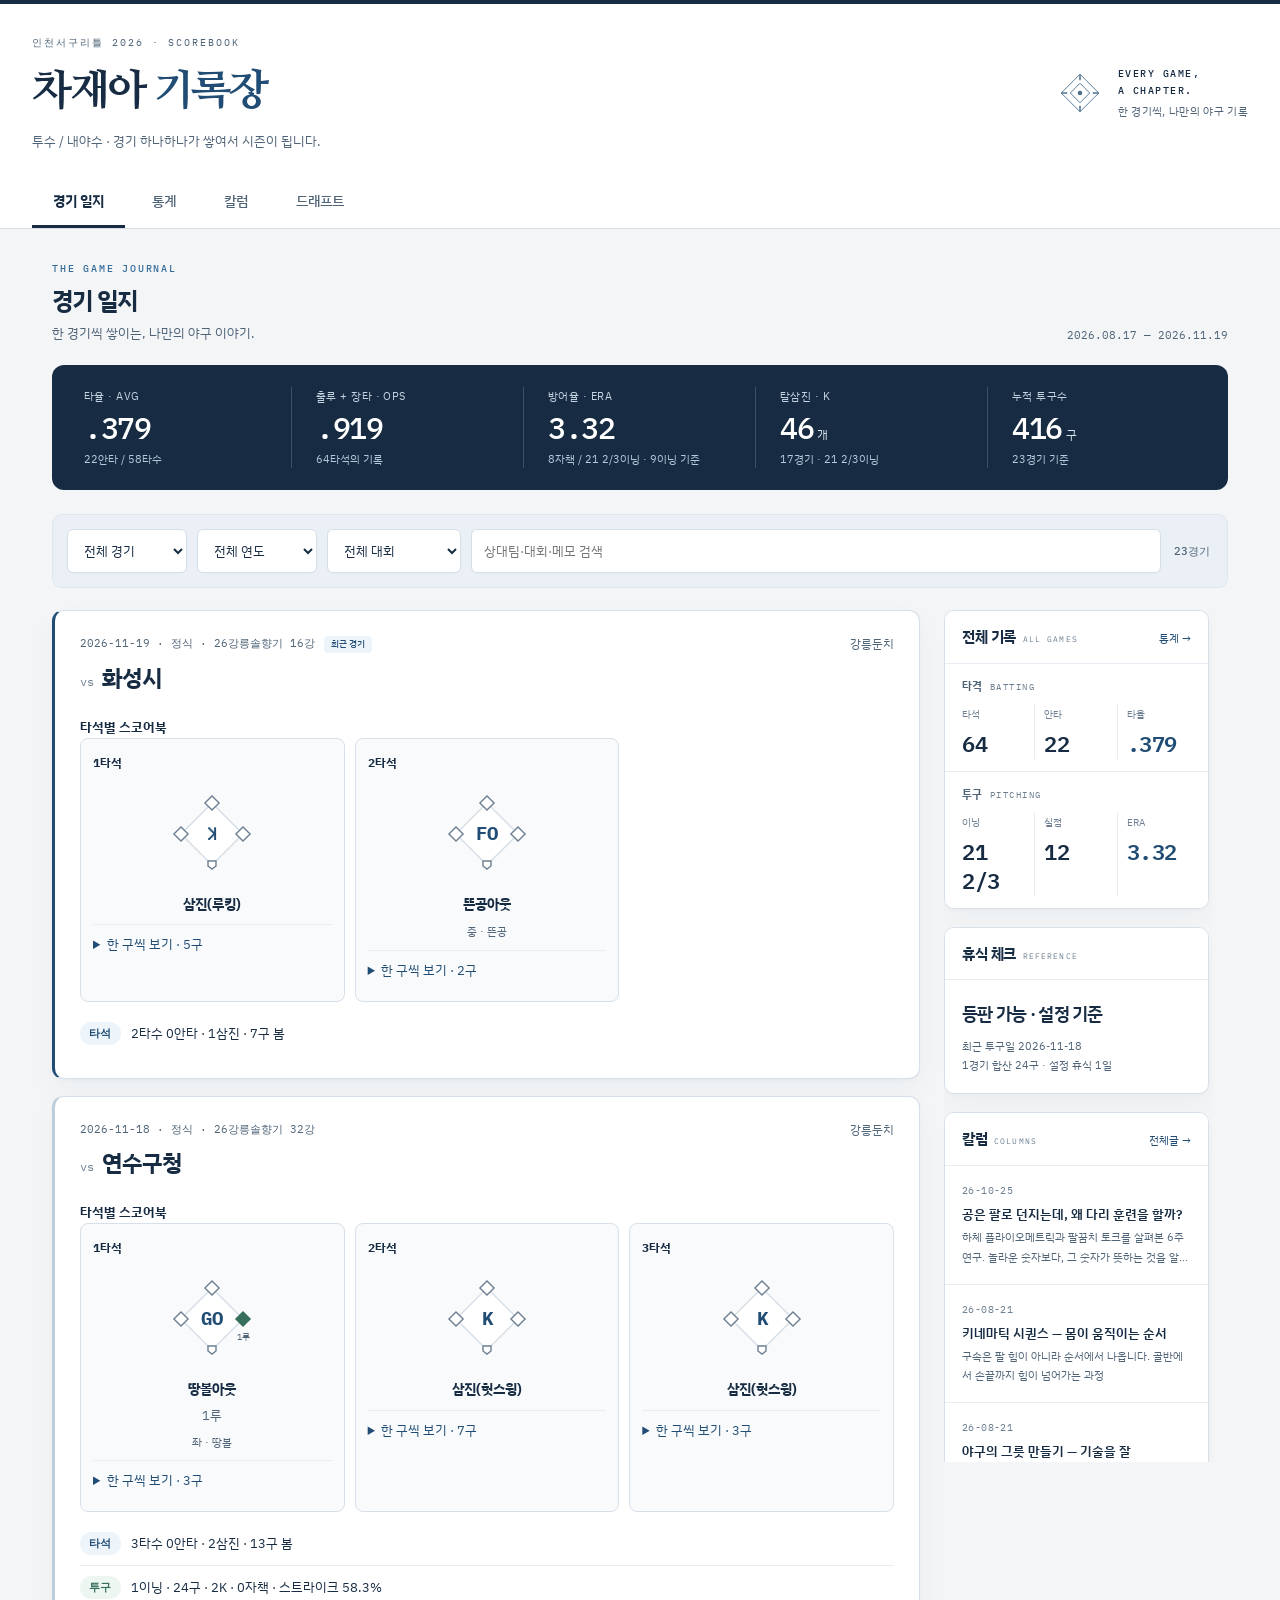
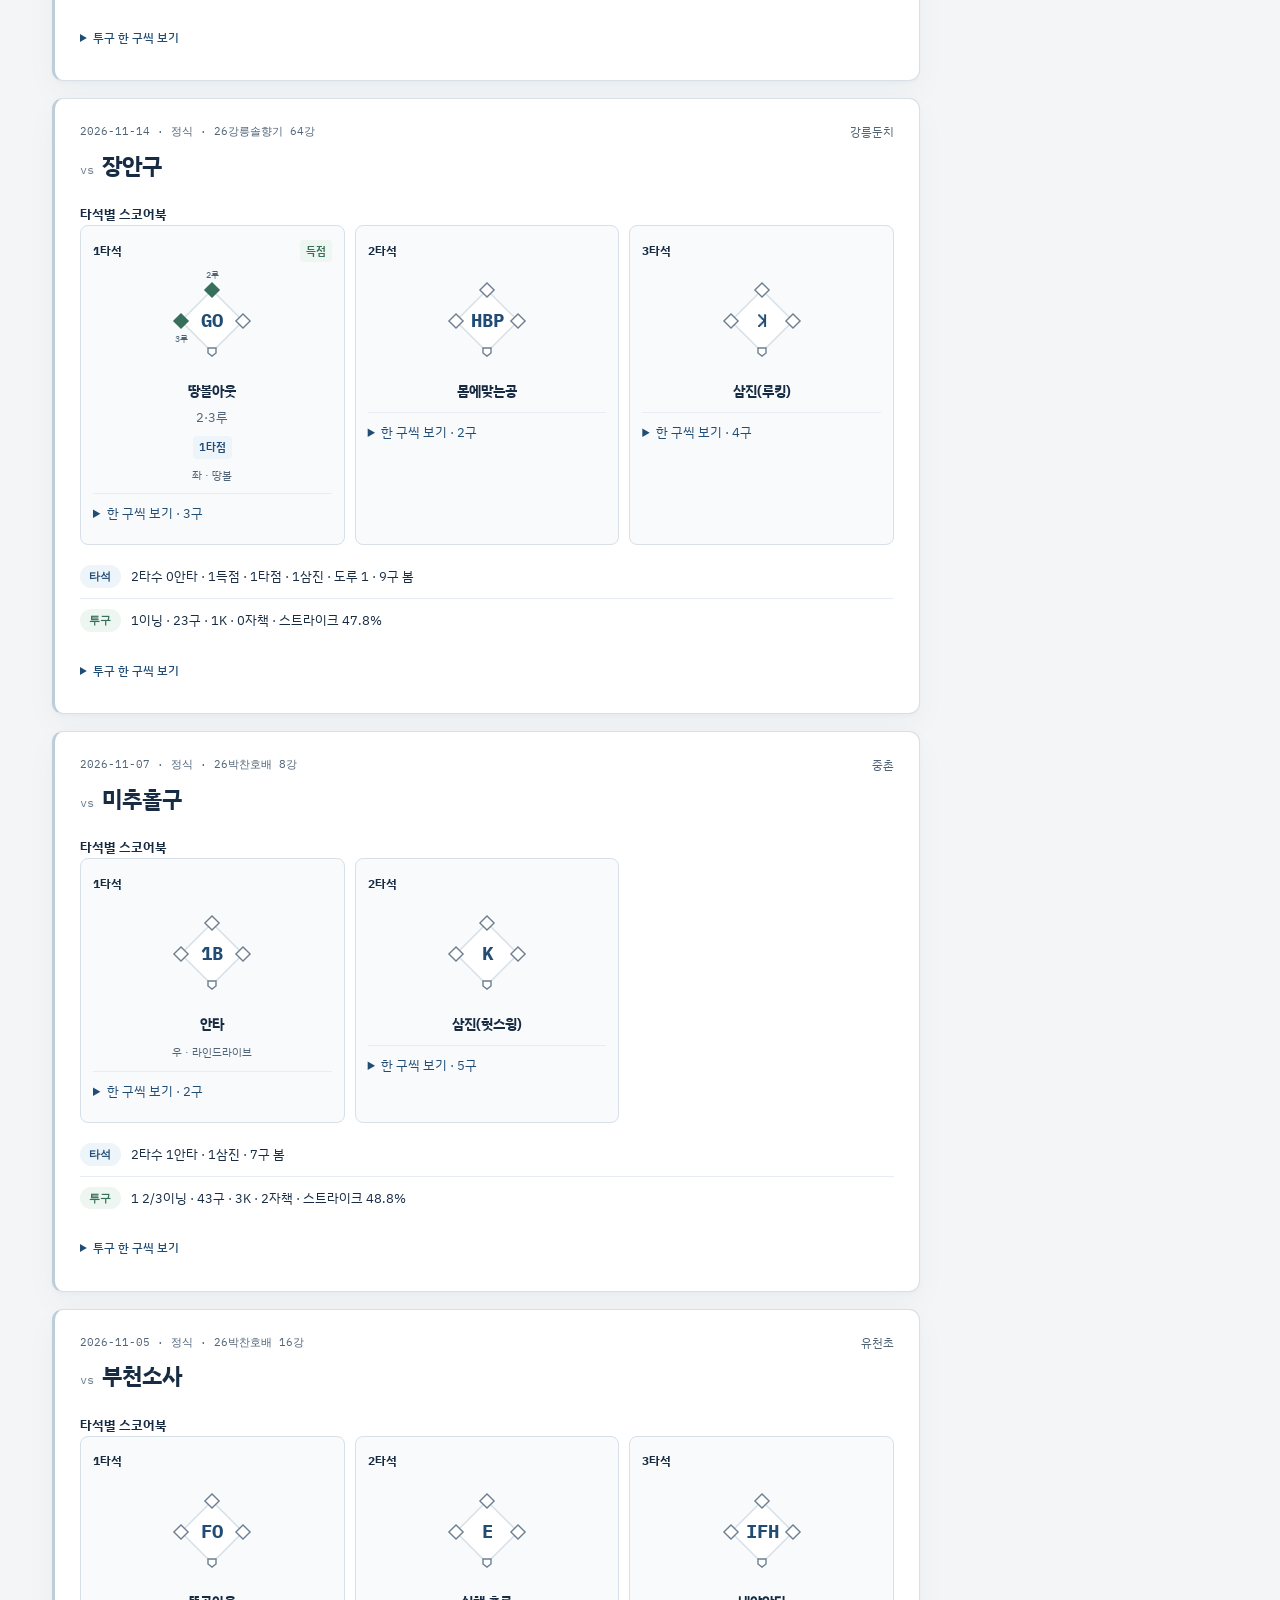
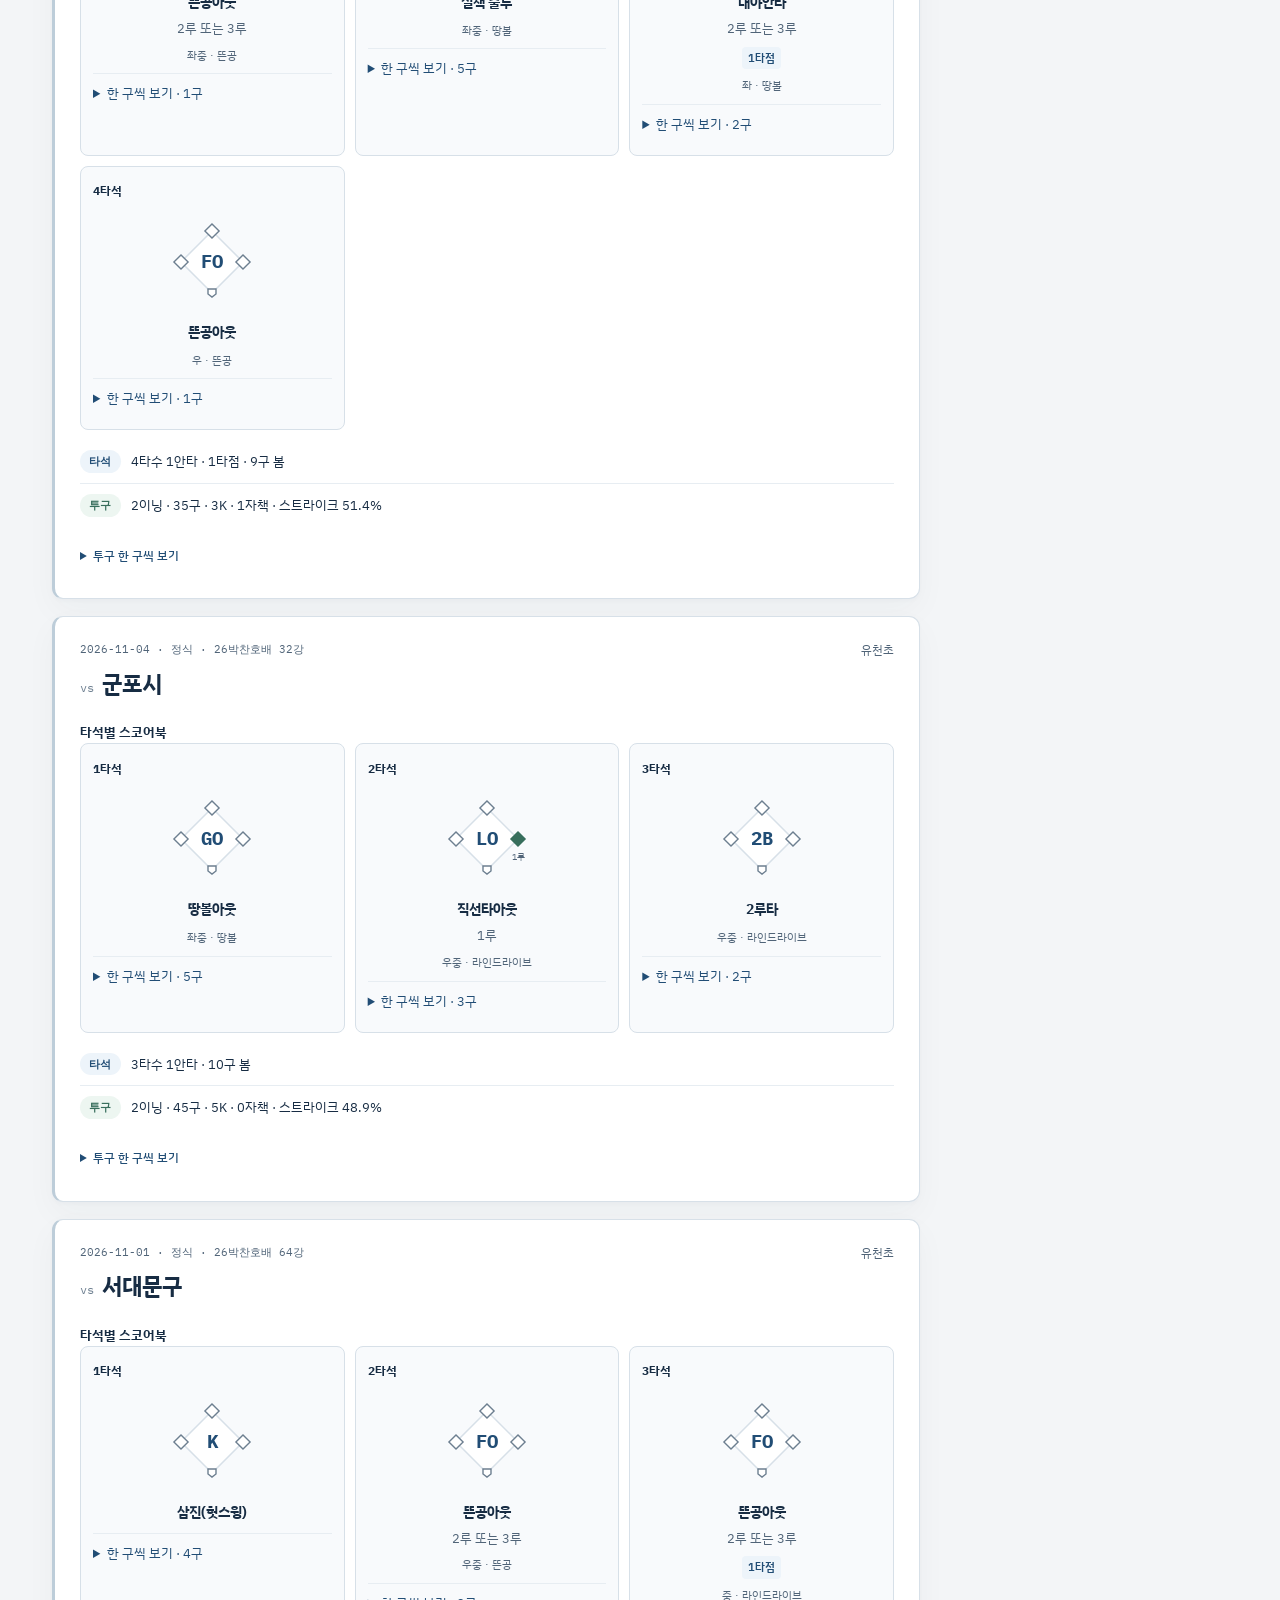
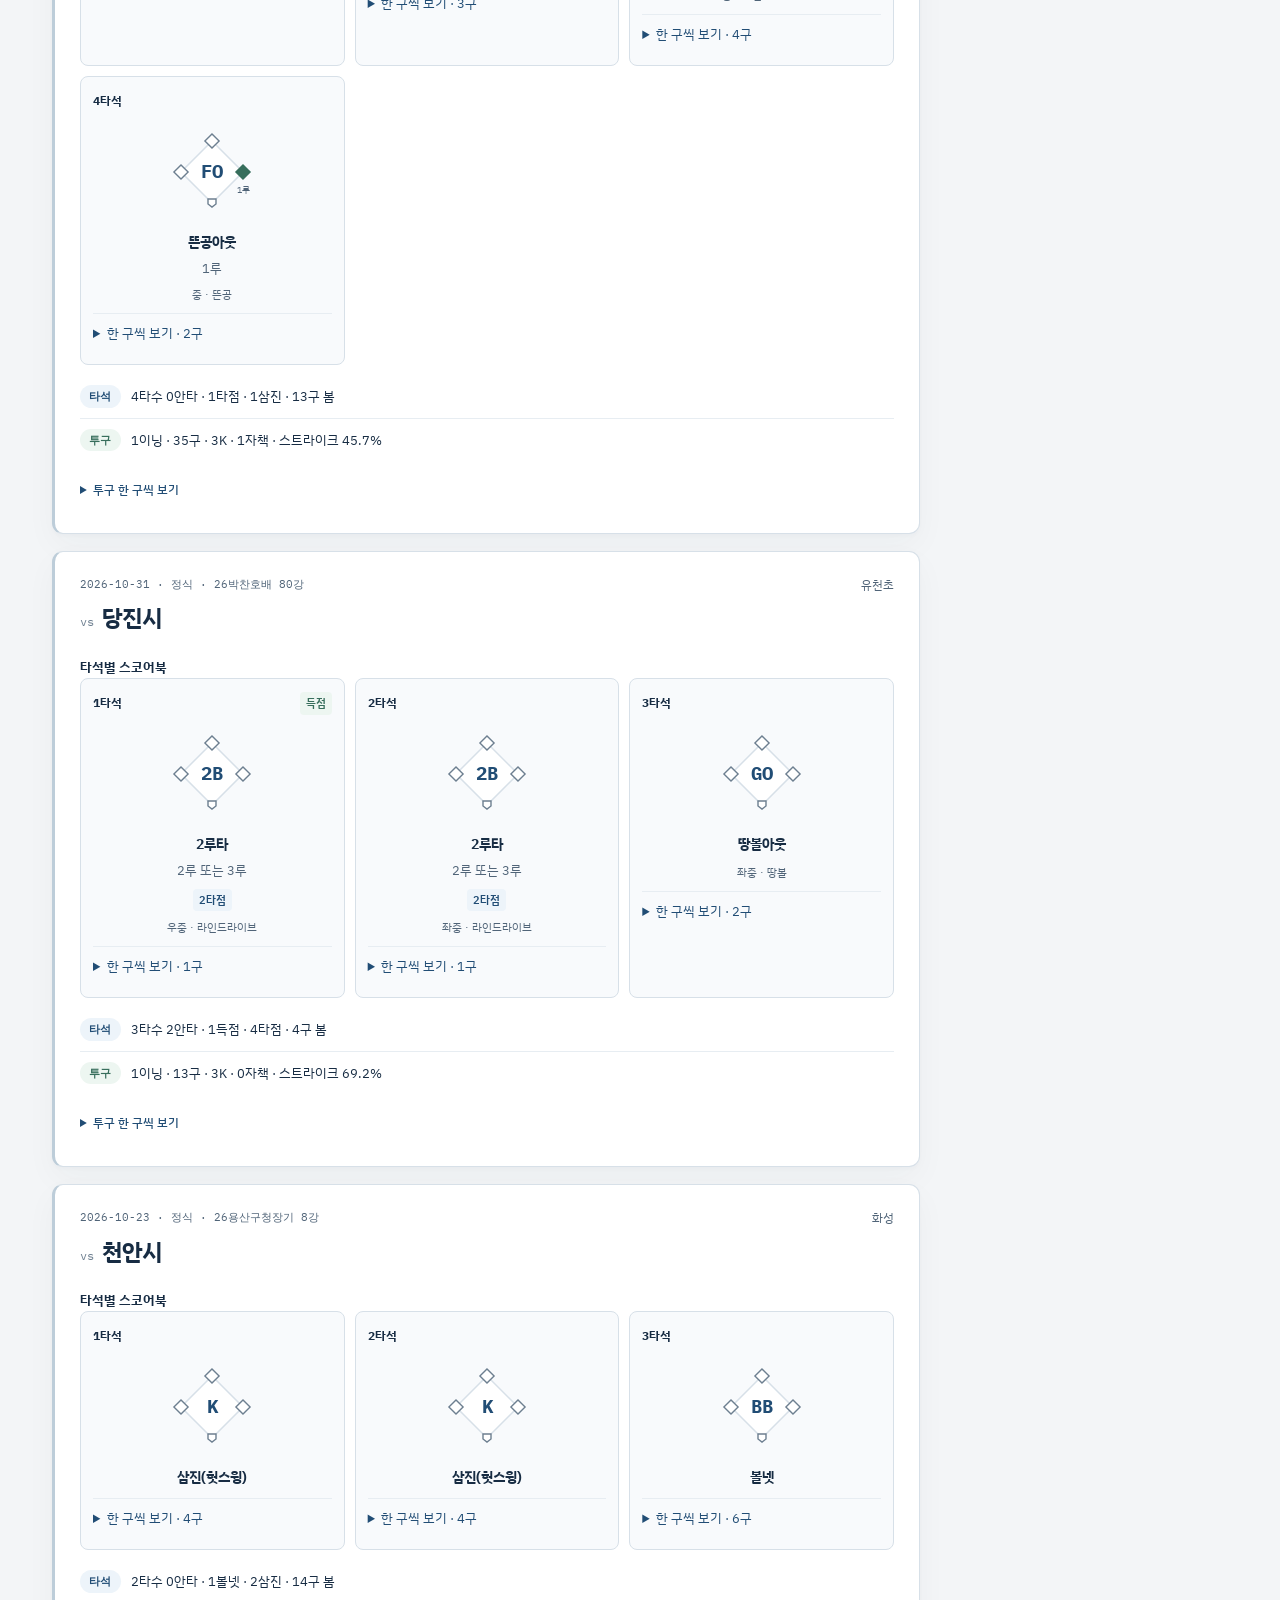
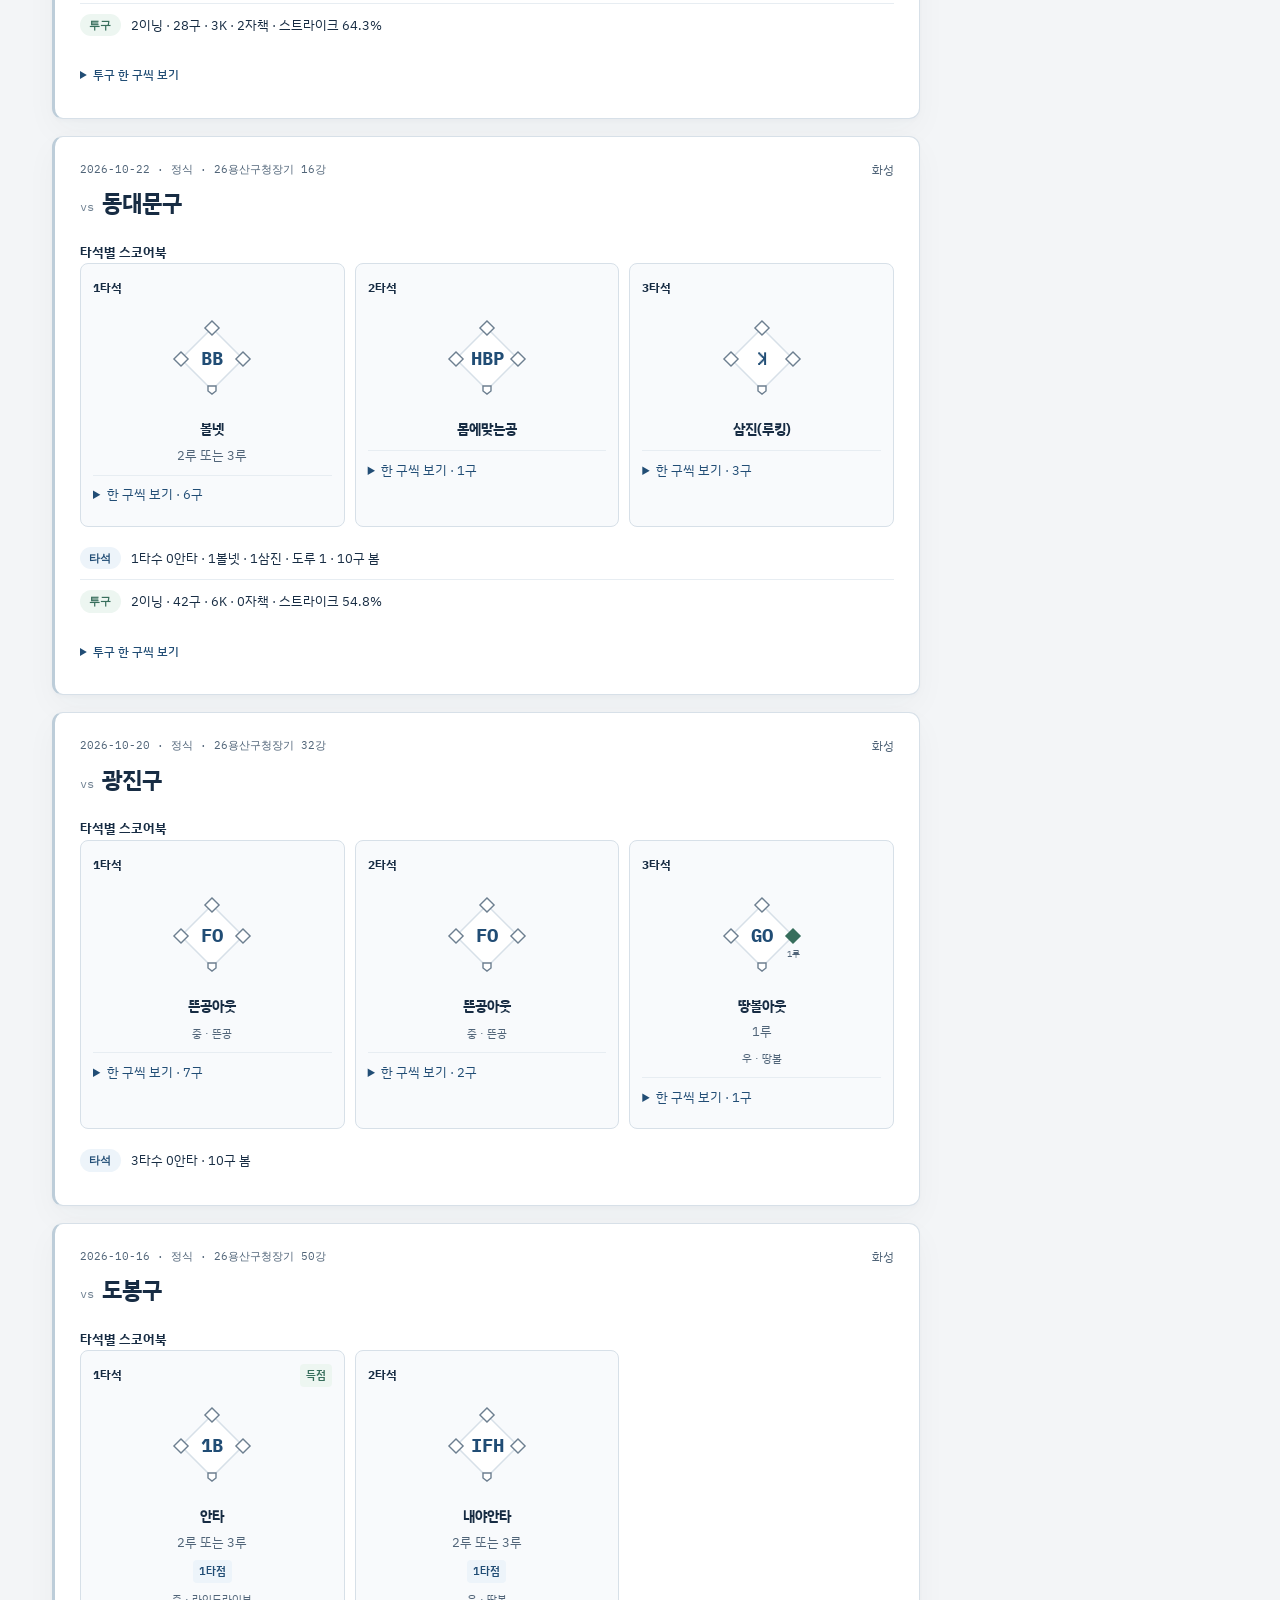
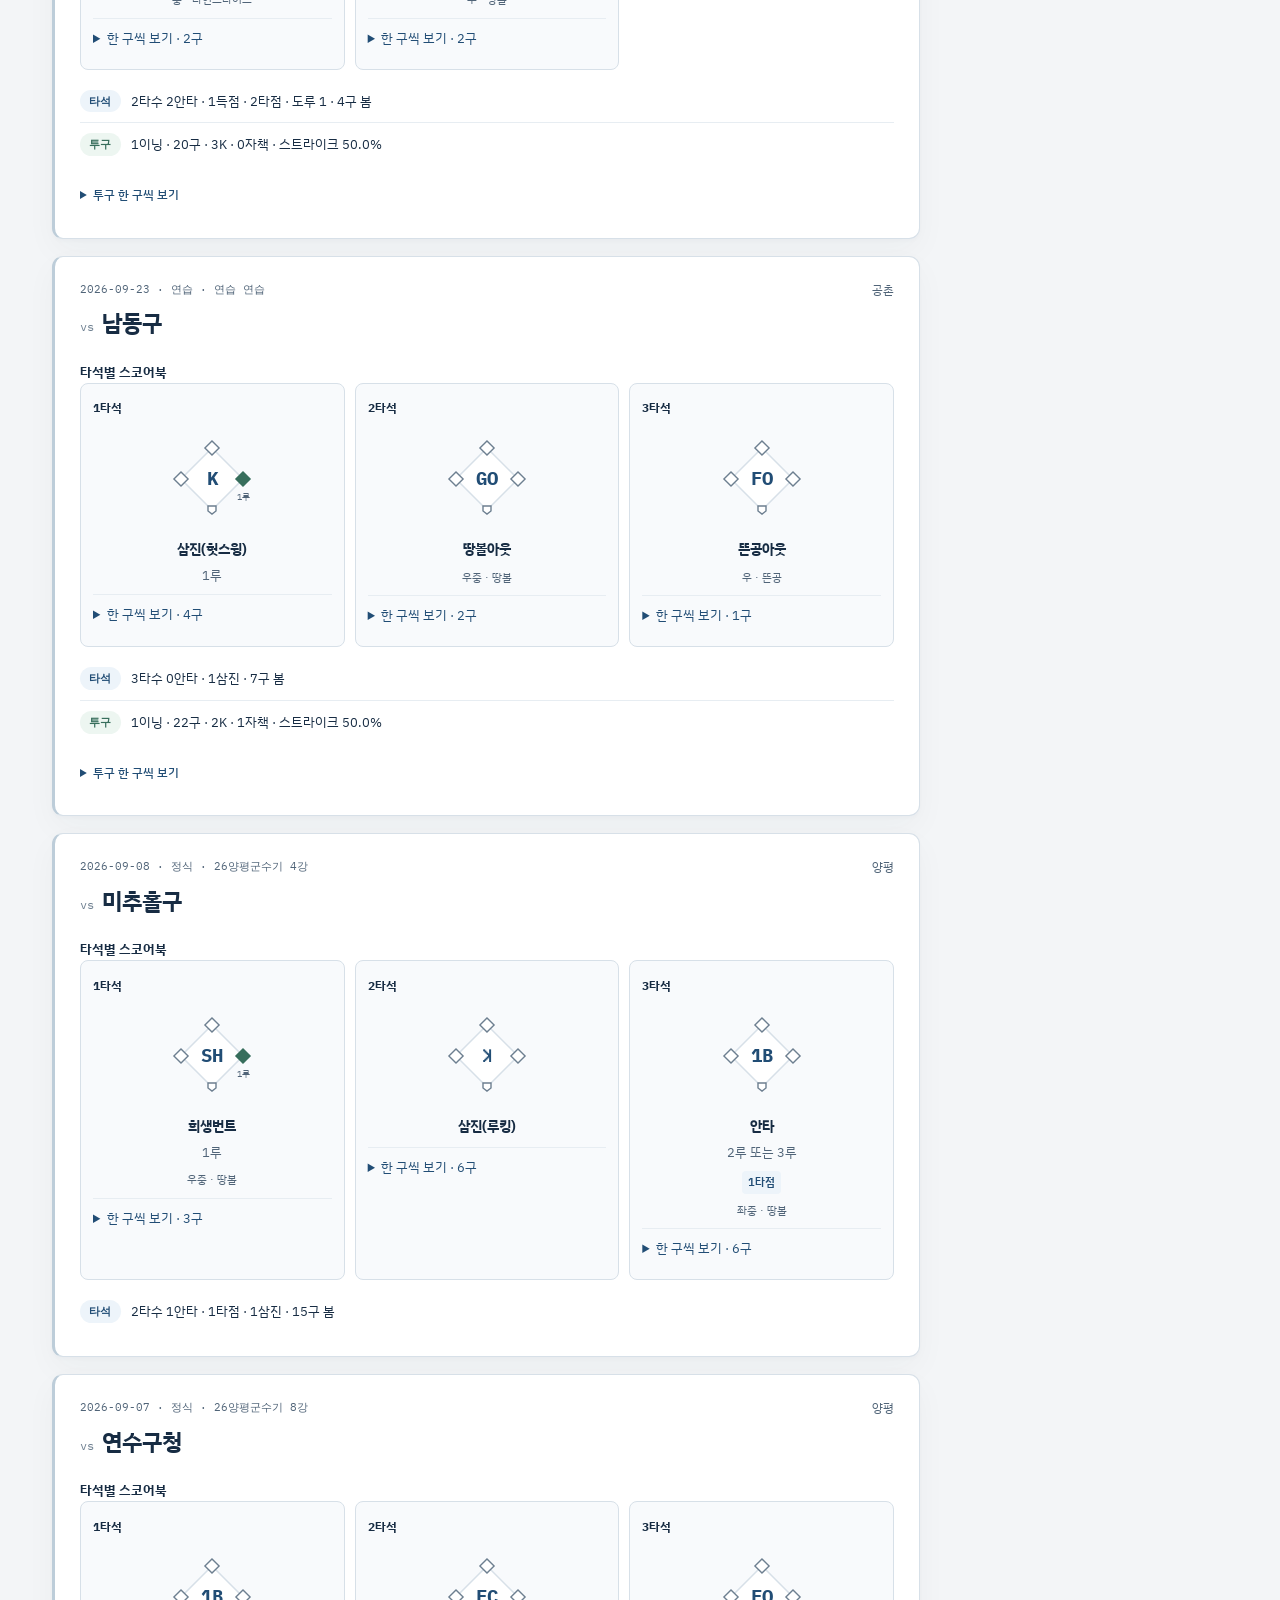
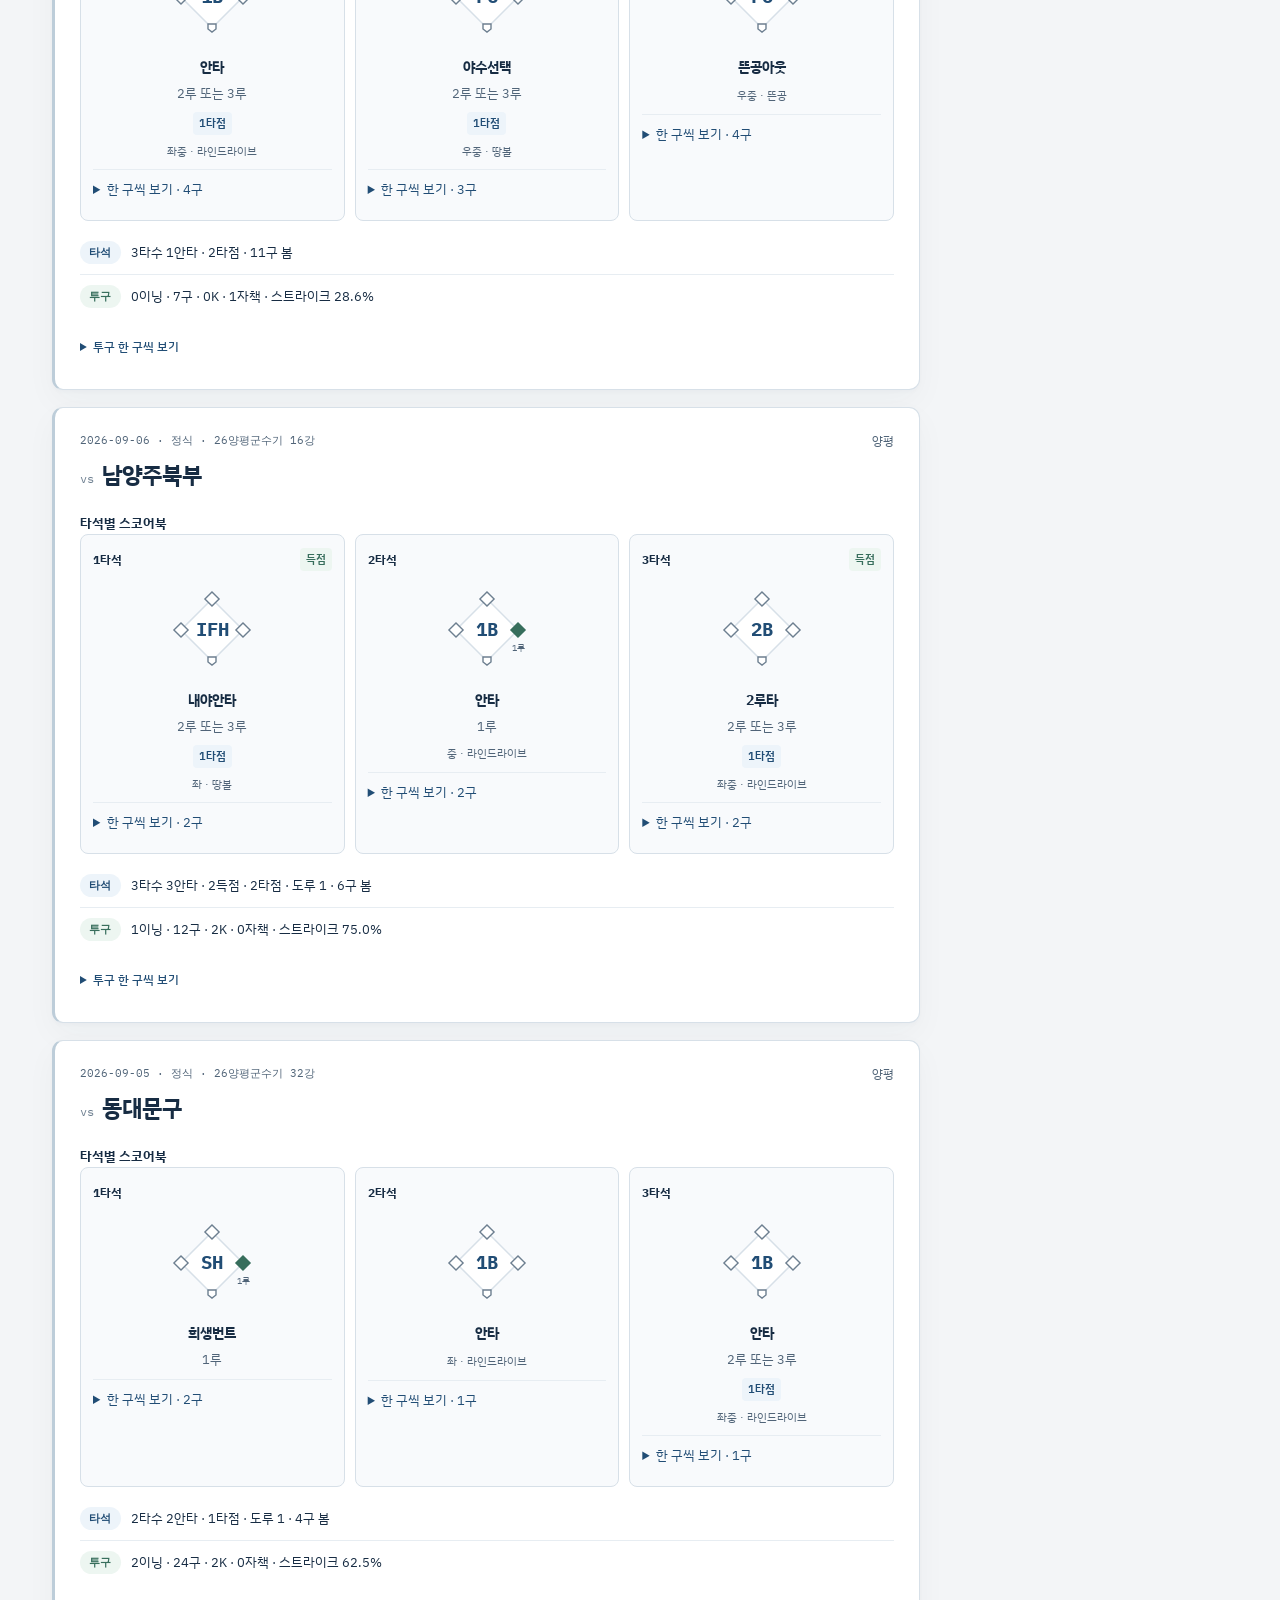
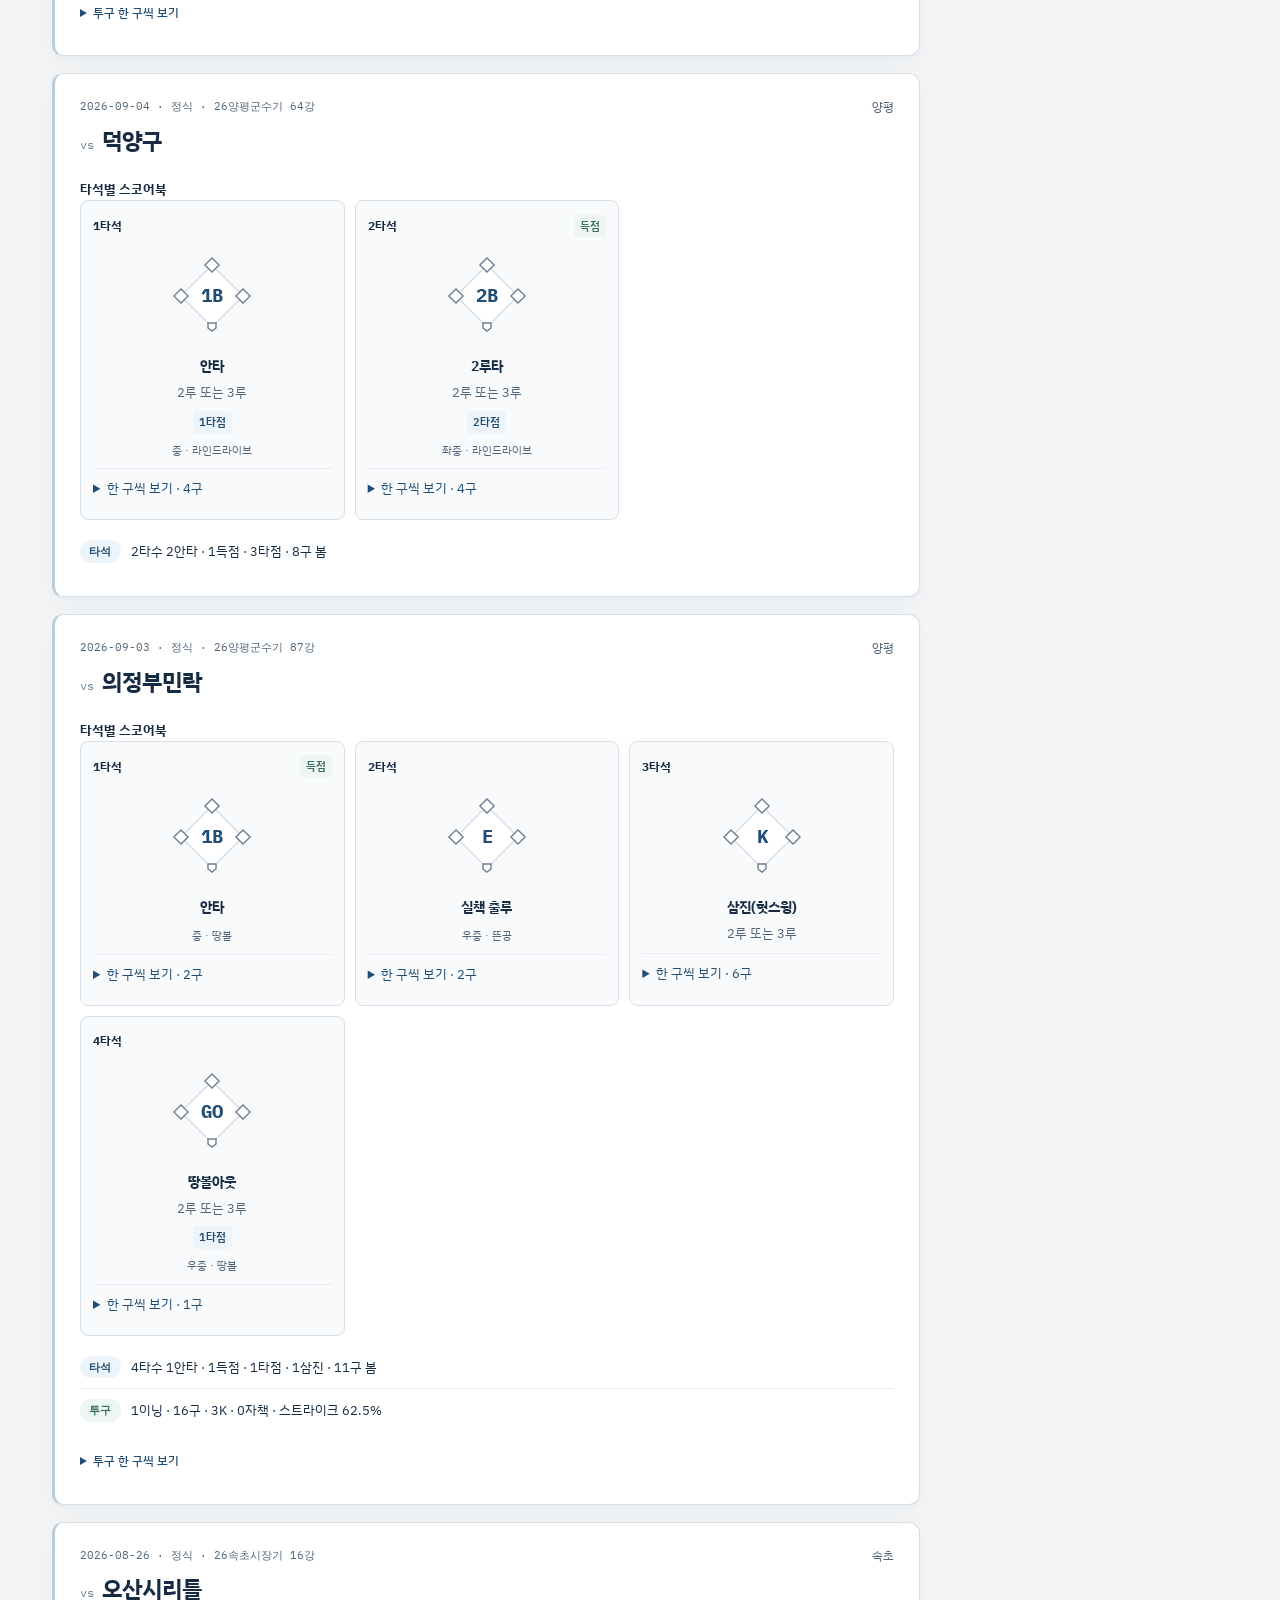
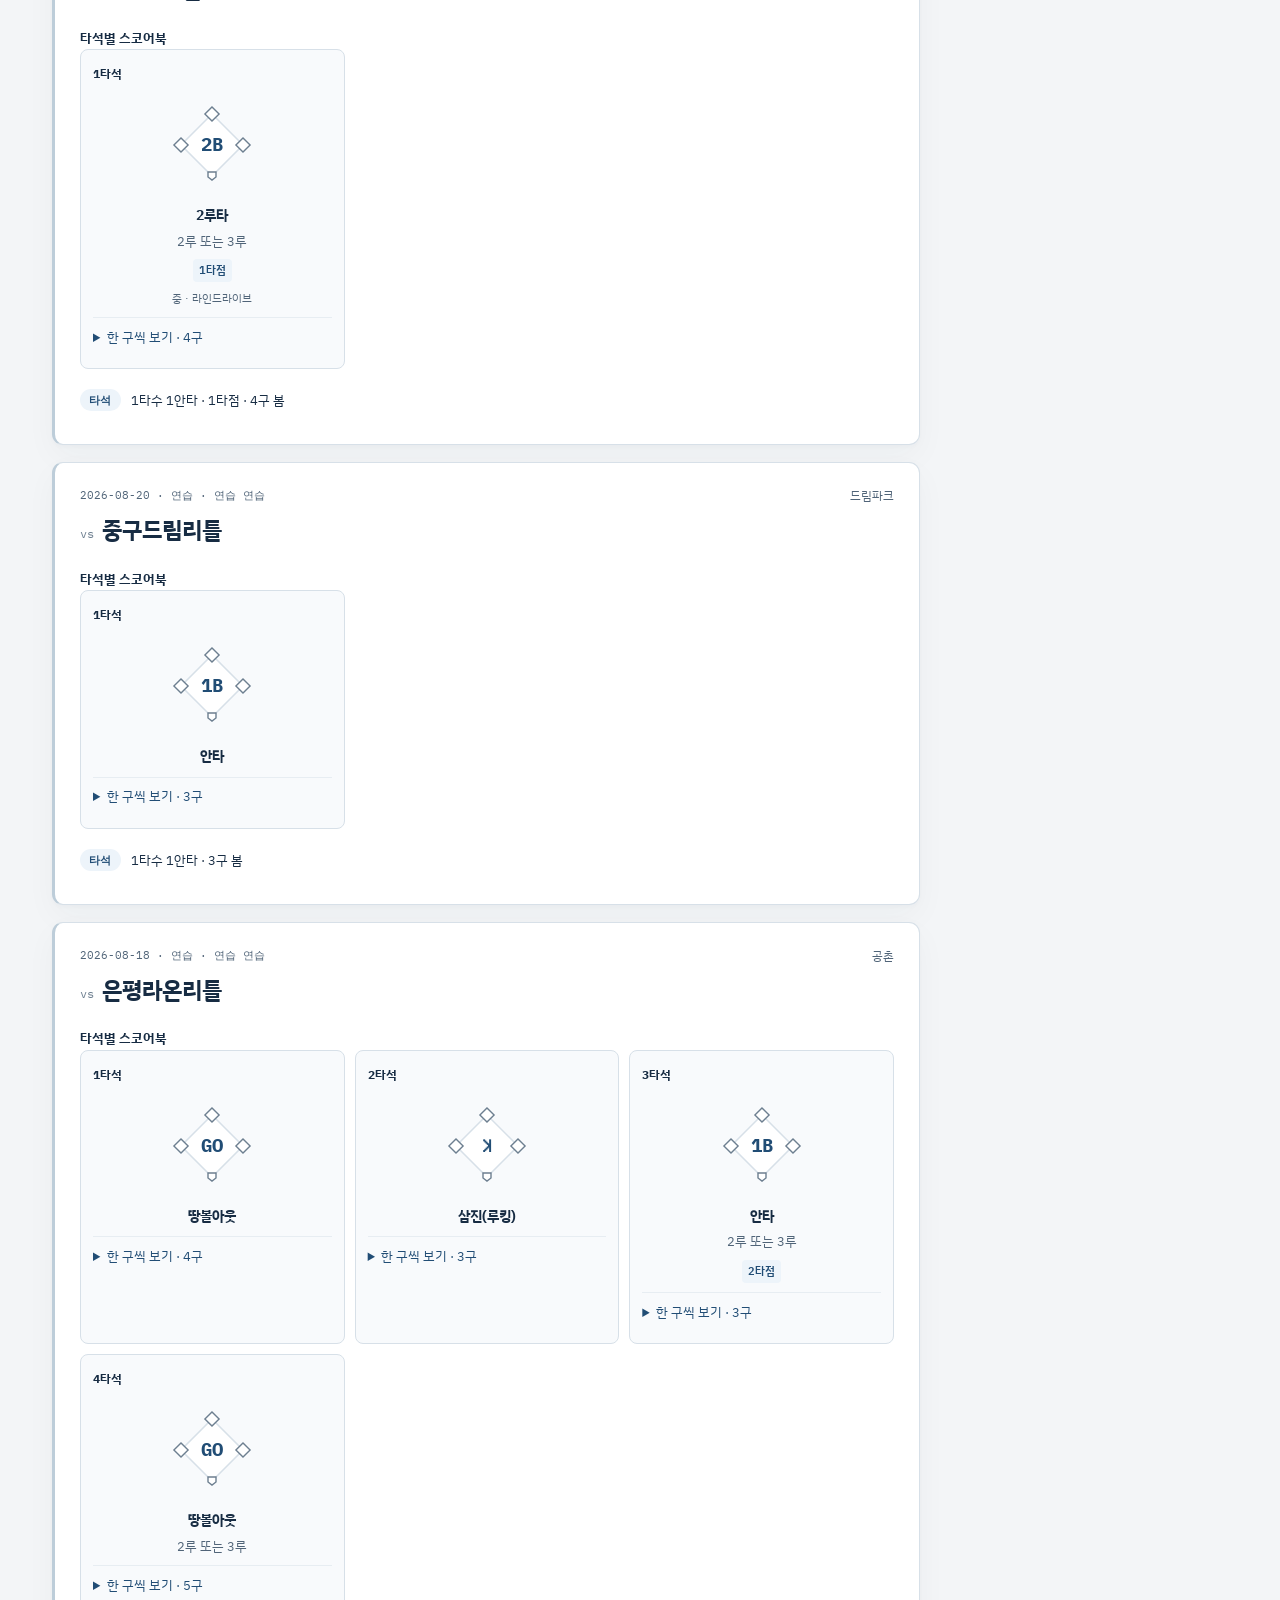
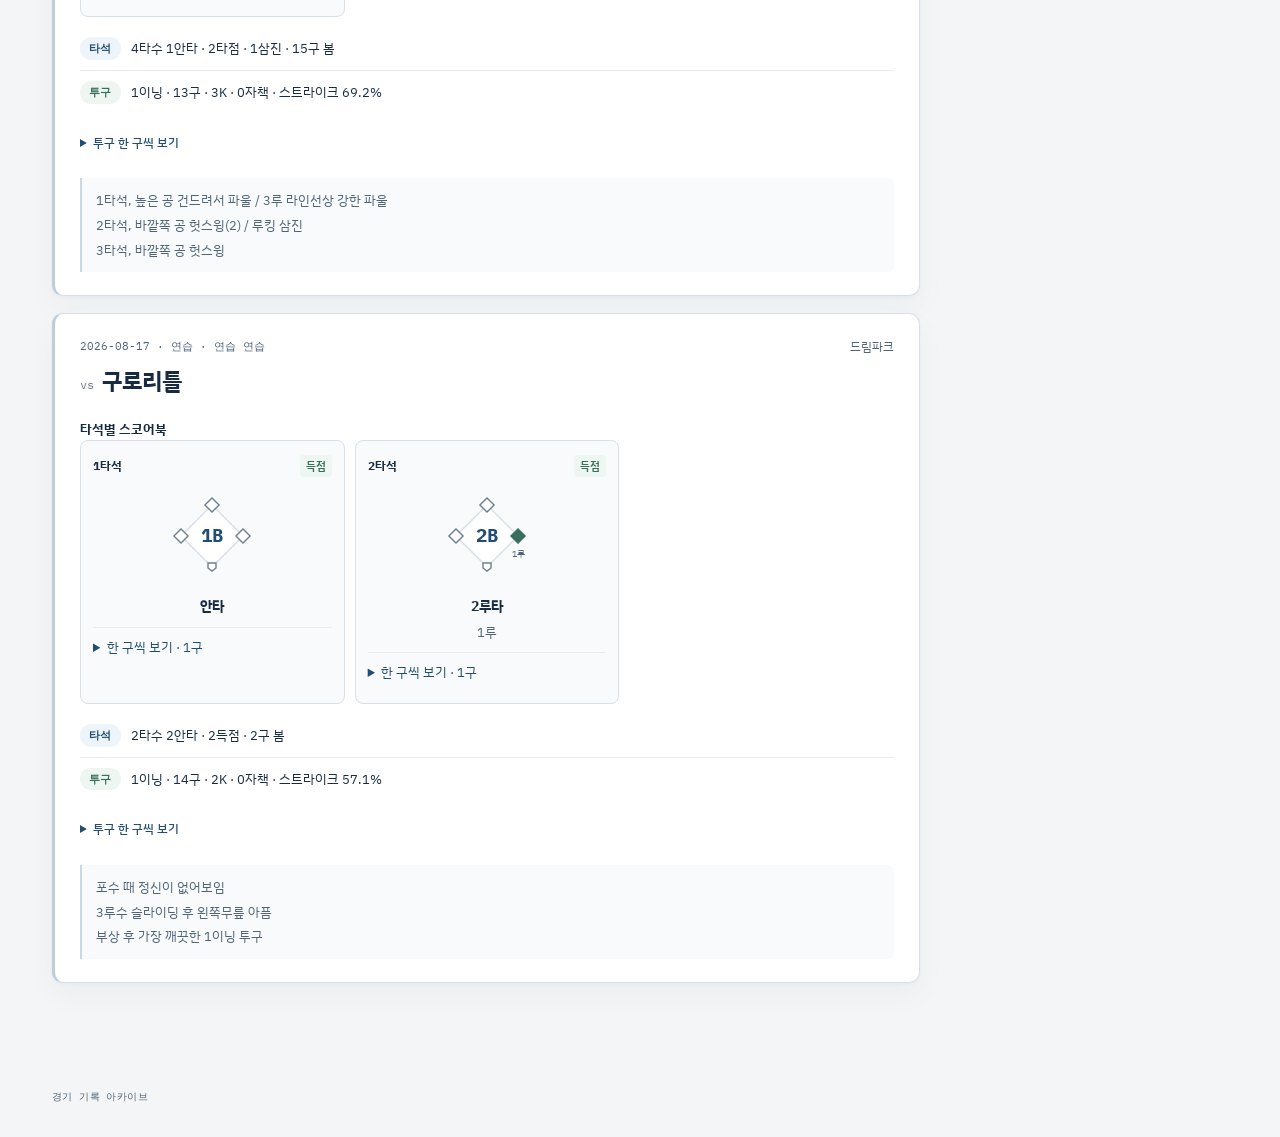
<file: index.html>
<!DOCTYPE html>
<html lang="ko">
<head>
<meta name="robots" content="noindex, nofollow">
<meta charset="UTF-8">
<meta name="viewport" content="width=device-width, initial-scale=1">
<title>야구 기록장</title>
<link rel="preconnect" href="https://fonts.googleapis.com">
<link rel="preconnect" href="https://fonts.gstatic.com" crossorigin>
<link href="https://fonts.googleapis.com/css2?family=IBM+Plex+Mono:wght@400;500;600&family=IBM+Plex+Sans+KR:wght@300;400;500;600;700&family=Nanum+Myeongjo:wght@700;800&display=swap" rel="stylesheet">
<style>
:root{
  --paper:#EAEEF3;
  --card:#FFFFFF;
  --card-tint:#F6F8FB;
  --ink:#12253F;
  --ink-soft:#546679;
  --ink-faint:#8B9AAC;
  --rule:#C3CEDC;
  --rule-soft:#DFE6EE;
  --blue:#1D4E89;
  --blue-mid:#2E6FB7;
  --blue-soft:#E3ECF7;
  --sky:#4A90D9;
  --red:#B03A32;
  --red-soft:#F4E2E0;
  --field:#2F6B57;
  --field-soft:#E2EFEA;
  --amber:#9A6A12;
  --amber-soft:#F6EDDA;
  --shadow:0 1px 2px rgba(18,37,63,.05), 0 8px 24px rgba(18,37,63,.06);
  --mono:'IBM Plex Mono','SFMono-Regular',Consolas,monospace;
  --sans:'IBM Plex Sans KR',-apple-system,BlinkMacSystemFont,'Malgun Gothic',sans-serif;
  --serif:'Nanum Myeongjo',Georgia,serif;
}
*{box-sizing:border-box}
html,body{margin:0;padding:0}
body{
  background:var(--paper);
  background-image:linear-gradient(rgba(29,78,137,.05) 1px,transparent 1px),linear-gradient(90deg,rgba(29,78,137,.05) 1px,transparent 1px);
  background-size:30px 30px;
  color:var(--ink);
  font-family:var(--sans);
  font-size:15px;
  line-height:1.65;
  -webkit-text-size-adjust:100%;
}
a{color:var(--red)}

header{border-bottom:1px solid var(--rule);background:var(--card);padding:24px 20px 0;box-shadow:0 1px 0 rgba(18,37,63,.04)}
header::before{content:'';position:absolute;left:0;right:0;top:0;height:3px;background:linear-gradient(90deg,var(--blue) 0%,var(--sky) 45%,var(--field) 100%)}
header{position:relative}
.hwrap{max-width:1180px;margin:0 auto}
.eyebrow{font-family:var(--mono);font-size:11px;letter-spacing:.22em;text-transform:uppercase;color:var(--ink-faint);margin-bottom:6px}
h1{font-family:var(--serif);font-weight:800;font-size:31px;line-height:1.15;margin:0 0 3px;letter-spacing:-.02em;color:var(--ink)}
h1 em{font-style:normal;color:var(--blue-mid)}
.sub{color:var(--ink-soft);font-size:13.5px;margin:0 0 16px}
.badge{display:inline-block;font-family:var(--mono);font-size:10px;letter-spacing:.12em;padding:3px 9px;border-radius:99px;vertical-align:middle;margin-left:9px;background:var(--blue-soft);color:var(--blue);border:1px solid #C2D6EC;text-transform:uppercase;font-weight:600}

nav{display:flex;overflow-x:auto;scrollbar-width:none;-ms-overflow-style:none}
nav::-webkit-scrollbar{display:none}
nav button{
  appearance:none;background:none;border:none;border-bottom:3px solid transparent;
  font-family:var(--sans);font-size:14px;font-weight:500;color:var(--ink-soft);
  padding:11px 15px;cursor:pointer;white-space:nowrap;display:flex;align-items:baseline;gap:7px;
}
nav button .n{font-family:var(--mono);font-size:10.5px;color:var(--ink-faint)}
nav button:hover{color:var(--ink)}
nav button.on{color:var(--blue);font-weight:700;border-bottom-color:var(--blue)}
nav button.on .n{color:var(--blue)}
nav button:focus-visible{outline:2px solid var(--blue-mid);outline-offset:-3px}

main{max-width:1180px;margin:0 auto;padding:24px 20px 90px}

.panel{display:none}
.panel.on{display:block;animation:fade .22s ease}
@keyframes fade{from{opacity:0;transform:translateY(4px)}to{opacity:1;transform:none}}
.card{background:var(--card);border:1px solid var(--rule);border-radius:3px;padding:18px 18px 20px;margin-bottom:16px;box-shadow:var(--shadow)}
.card>h2{
  font-family:var(--sans);font-size:11.5px;font-weight:700;letter-spacing:.16em;text-transform:uppercase;
  color:var(--blue);margin:0 0 15px;padding-bottom:10px;border-bottom:1px solid var(--rule-soft);
  display:flex;justify-content:space-between;align-items:center;gap:10px;flex-wrap:wrap;
}
.card>h2 .hint{font-weight:400;letter-spacing:0;text-transform:none;font-size:12px;color:var(--ink-faint)}
h3.sec{font-size:14px;font-weight:600;margin:24px 0 10px}
h3.sec:first-child{margin-top:0}
h3.sec .q{font-weight:400;font-size:12.5px;color:var(--ink-faint)}
.muted{color:var(--ink-soft)}
.tiny{font-size:12px}

.grid{display:grid;gap:12px}
.g2{grid-template-columns:repeat(2,1fr)}
.g3{grid-template-columns:repeat(3,1fr)}
.g4{grid-template-columns:repeat(4,1fr)}
label{display:block;font-size:11.5px;font-weight:500;color:var(--ink-soft);margin-bottom:4px;letter-spacing:.02em}
input,select,textarea{width:100%;min-width:0;font-family:var(--sans);font-size:14px;color:var(--ink);background:#fff;border:1px solid var(--rule);border-radius:2px;padding:7px 9px}
input[type=number]{font-family:var(--mono)}
textarea{resize:vertical;min-height:70px;line-height:1.6}
input:focus,select:focus,textarea:focus{outline:2px solid var(--blue-mid);outline-offset:-1px;border-color:var(--blue-mid)}
button.btn{appearance:none;font-family:var(--sans);font-size:13.5px;font-weight:600;background:var(--blue);color:#fff;border:1px solid var(--blue);border-radius:3px;padding:9px 18px;cursor:pointer;transition:background .15s}
button.btn:hover{background:#163C6B}
button.btn.ghost{background:transparent;color:var(--ink);border-color:var(--rule)}
button.btn.ghost:hover{background:var(--blue-soft);border-color:var(--blue-mid);color:var(--blue)}
button.btn.danger{background:var(--red);border-color:var(--red)}
button.btn.sm{padding:6px 12px;font-size:12.5px}
button.btn:focus-visible{outline:2px solid var(--blue-mid);outline-offset:2px}
.row-actions{display:flex;gap:9px;flex-wrap:wrap;align-items:center}
.xbtn{appearance:none;background:none;border:1px solid var(--rule);border-radius:2px;color:var(--ink-faint);font-family:var(--mono);font-size:14px;line-height:1;width:30px;height:30px;cursor:pointer;flex:none}
.xbtn:hover{color:var(--red);border-color:var(--red)}

.rowset{display:flex;flex-direction:column;gap:11px}
.blk{background:#fff;border:1px solid var(--rule-soft);border-left:3px solid var(--rule);border-radius:2px;padding:12px 13px 13px}
.blk .bhead{display:flex;justify-content:space-between;align-items:center;gap:10px;margin-bottom:9px}
.blk .idx{font-family:var(--mono);font-size:12px;color:var(--blue);font-weight:600}
.blk .cnt{font-family:var(--mono);font-size:13px;font-weight:600;color:var(--ink);text-align:right}
.blk .cnt small{font-weight:400;color:var(--ink-faint);font-size:11px}

.pad{display:flex;flex-wrap:wrap;gap:5px;margin:0 0 10px}
.pad button{
  appearance:none;font-family:var(--sans);font-size:12.5px;font-weight:600;cursor:pointer;
  border:1px solid var(--rule);background:#fff;color:var(--ink);border-radius:2px;padding:8px 10px;flex:1 1 auto;min-width:58px;
}
.pad button:hover{border-color:var(--ink)}
.pad button[data-p="B"]{color:var(--ink-soft)}
.pad button[data-p="X"]{color:var(--red);border-color:var(--red-soft)}
.pad button[data-p="H"]{color:var(--field)}
.pad button.undo{flex:0 0 auto;min-width:46px;color:var(--ink-faint);font-weight:400}
.seqline{display:flex;flex-wrap:wrap;gap:4px;min-height:26px;align-items:center;margin-bottom:10px}
.pchip{font-family:var(--mono);font-size:11px;font-weight:600;padding:3px 7px;border-radius:2px;background:var(--rule-soft);color:var(--ink-soft);white-space:nowrap}
.pchip.s{background:var(--ink);color:#fff}
.pchip.f{background:var(--amber-soft);color:var(--amber)}
.pchip.x{background:var(--red);color:#fff}
.pchip.h{background:var(--field);color:#fff}
.seqline .none{font-size:12px;color:var(--ink-faint)}

.dline{display:flex;flex-wrap:wrap;gap:5px;align-items:flex-start}
.dcell{text-align:center;width:40px}
.dcell .lbl{font-family:var(--mono);font-size:9.5px;color:var(--ink-soft);margin-top:1px;letter-spacing:-.02em}
svg.dia{display:block;margin:0 auto}

.statgrid{display:grid;grid-template-columns:repeat(auto-fit,minmax(106px,1fr));gap:1px;background:var(--rule-soft);border:1px solid var(--rule-soft)}
.stat{background:var(--card);padding:11px 12px 12px}
.stat .k{font-family:var(--mono);font-size:10px;letter-spacing:.1em;color:var(--ink-faint);text-transform:uppercase}
.stat .v{font-family:var(--mono);font-size:22px;font-weight:600;line-height:1.25;margin-top:2px;letter-spacing:-.02em}
.stat .v.hi{color:var(--blue)}
.stat .d{font-size:11px;color:var(--ink-soft);line-height:1.4}

table{width:100%;border-collapse:collapse;font-size:13.5px}
th,td{padding:7px 9px;text-align:right;border-bottom:1px solid var(--rule-soft)}
th{font-size:11px;font-weight:600;letter-spacing:.06em;color:var(--ink-soft);text-transform:uppercase;border-bottom:1.5px solid var(--rule);white-space:nowrap}
th:first-child,td:first-child{text-align:left}
td.num{font-family:var(--mono)}
tbody tr:hover{background:#fff}
tbody tr.totrow{background:#EFF2EC;font-weight:600}
tbody tr.totrow:hover{background:#EFF2EC}
.scroll{overflow-x:auto;-webkit-overflow-scrolling:touch}

.logcard{background:var(--card);border:1px solid var(--rule);border-left:4px solid var(--ink);border-radius:3px;padding:15px 16px;margin-bottom:11px;box-shadow:var(--shadow)}
.logcard.win{border-left-color:var(--field)}
.logcard .vs{color:var(--ink)}
.logcard.loss{border-left-color:var(--red)}
.logcard .top{display:flex;justify-content:space-between;gap:12px;flex-wrap:wrap;align-items:baseline}
.logcard .dt{font-family:var(--mono);font-size:12px;color:var(--ink-soft);letter-spacing:.02em}
.logcard .vs{font-family:var(--serif);font-size:19px;font-weight:700;margin:2px 0 6px}
.logcard .score{font-family:var(--mono);font-size:13px;font-weight:600}
.chip{display:inline-block;font-size:11px;font-weight:600;padding:2px 8px;border-radius:2px;background:var(--rule-soft);color:var(--ink-soft);letter-spacing:.03em}
.chip.off{background:var(--ink);color:#fff}
.chip.red{background:var(--red-soft);color:var(--red)}
.linebox{font-family:var(--mono);font-size:12.5px;color:var(--ink);margin:8px 0 0}
.memo{font-size:13px;color:var(--ink-soft);border-left:2px solid var(--rule);padding-left:10px;margin-top:10px;white-space:pre-wrap}
.links{display:flex;gap:8px;flex-wrap:wrap;margin-top:10px}
.links a{font-size:12px;text-decoration:none;border:1px solid var(--rule);border-radius:2px;padding:4px 10px;color:var(--ink);background:#fff}
.links a:hover{border-color:var(--red);color:var(--red)}
.videowrap{position:relative;padding-top:56.25%;margin-top:11px;background:#000;border-radius:2px;overflow:hidden}
.videowrap iframe{position:absolute;inset:0;width:100%;height:100%;border:0}
details.seqdet{margin-top:9px}
details.seqdet summary{cursor:pointer;font-size:12.5px;color:var(--ink-soft);font-weight:500}
.seqrow{font-family:var(--mono);font-size:11.5px;color:var(--ink-soft);padding:4px 0;border-bottom:1px dotted var(--rule-soft);display:flex;gap:8px;flex-wrap:wrap;align-items:center}
.seqrow b{color:var(--ink);font-weight:600;min-width:52px}

.chartbox{background:var(--card);border:1px solid var(--rule-soft);border-radius:2px;padding:12px 6px 4px;overflow-x:auto}
svg.chart{display:block;min-width:520px;width:100%;height:auto}
.legend{display:flex;gap:14px;flex-wrap:wrap;font-size:11.5px;color:var(--ink-soft);padding:6px 10px 4px}
.legend i{display:inline-block;width:16px;height:2.5px;vertical-align:middle;margin-right:5px}

.empty{text-align:center;padding:44px 20px;color:var(--ink-soft);border:1px dashed var(--rule);border-radius:3px;background:var(--card)}
.empty b{display:block;font-family:var(--serif);font-size:17px;color:var(--ink);margin-bottom:5px}
.warn{background:var(--red-soft);border:1px solid var(--red);border-radius:2px;padding:11px 13px;font-size:13px;color:var(--ink);margin-bottom:16px}
.toast{position:fixed;left:50%;bottom:26px;transform:translateX(-50%) translateY(80px);background:var(--ink);color:#fff;padding:11px 20px;border-radius:2px;font-size:13.5px;box-shadow:0 6px 24px rgba(0,0,0,.22);opacity:0;transition:.25s;z-index:99;pointer-events:none;max-width:88vw}
.toast.on{opacity:1;transform:translateX(-50%) translateY(0)}
.filterbar{display:flex;gap:9px;flex-wrap:wrap;align-items:center;margin-bottom:14px}
.filterbar select,.filterbar input{width:auto;min-width:120px}
hr.rule{border:0;border-top:1px solid var(--rule-soft);margin:20px 0}
code{font-family:var(--mono);font-size:.92em;background:#EEF1EA;border:1px solid var(--rule-soft);border-radius:2px;padding:1px 5px}
footer{max-width:1180px;margin:0 auto;padding:0 20px 40px;font-size:11.5px;color:var(--ink-faint);font-family:var(--mono);letter-spacing:.04em}

@media (max-width:860px){
  .g3,.g4{grid-template-columns:repeat(2,1fr)}
  h1{font-size:24px}
  main{padding:18px 14px 80px}
  header{padding:18px 14px 0}
  footer{padding:0 14px 34px}
  .pad button{flex:1 1 30%;min-width:0;padding:9px 6px}
}
@media (max-width:520px){
  .g2{grid-template-columns:1fr}
}
@media (prefers-reduced-motion:reduce){*{animation:none!important;transition:none!important}}

/* ===== 통계 섹션 구분 ===== */
.sec-card{border-left:5px solid var(--blue);position:relative;padding-top:0}
.sec-card.bat{border-left-color:var(--blue)}
.sec-card.pit{border-left-color:var(--field)}
.sec-card.def{border-left-color:var(--amber)}
.sec-card.team{border-left-color:var(--ink-soft)}
.sec-card.split{border-left-color:var(--sky)}
.sechead{
  display:flex;align-items:baseline;gap:12px;flex-wrap:wrap;
  margin:0 -18px 16px;padding:15px 18px 13px;
  background:var(--card-tint);border-bottom:1px solid var(--rule-soft);
  border-radius:0;
}
.sechead .ttl{font-family:var(--serif);font-size:20px;font-weight:800;letter-spacing:-.01em;line-height:1.2}
.sec-card.bat .sechead .ttl{color:var(--blue)}
.sec-card.pit .sechead .ttl{color:var(--field)}
.sec-card.def .sechead .ttl{color:var(--amber)}
.sec-card.team .sechead .ttl{color:var(--ink)}
.sec-card.split .sechead .ttl{color:var(--blue)}
.sechead .en{font-family:var(--mono);font-size:10px;letter-spacing:.2em;text-transform:uppercase;color:var(--ink-faint)}
.sechead .meta{margin-left:auto;font-family:var(--mono);font-size:11.5px;color:var(--ink-soft)}
.statgrid{border-radius:3px;overflow:hidden}
.stat{transition:background .15s}
.stat:hover{background:#fff}
.card{border-radius:4px}
.logcard{border-radius:4px}
table thead th{background:var(--card-tint)}
tbody tr.totrow{background:var(--blue-soft)}
tbody tr.totrow:hover{background:var(--blue-soft)}
.chip.off{background:var(--blue);color:#fff}
.pchip.s{background:var(--blue);color:#fff}
.pchip.x{background:var(--sky);color:#fff}
.pad button[data-p="X"]{color:var(--sky);border-color:#BBD6EF}
.logcard{border-left-color:var(--blue)}
.filterbar select,.filterbar input{background:#fff}


.livesum{
  margin-top:12px;padding:11px 14px;background:var(--blue-soft);border:1px solid #C2D6EC;border-radius:3px;
  font-family:var(--mono);font-size:12.5px;color:var(--blue);display:flex;flex-wrap:wrap;gap:14px;align-items:baseline;
}
.livesum b{font-weight:600;font-size:15px;letter-spacing:-.02em}
.livesum .lab{font-family:var(--sans);font-size:11px;color:var(--ink-soft);letter-spacing:.06em}
.livesum:empty{display:none}


.diffbox{
  background:var(--amber-soft);border:1px solid #E0C68A;border-radius:3px;
  padding:12px 14px;font-size:13.5px;color:#5C4300;margin:12px 0 0;line-height:1.7;
}
.diffbox b{color:var(--amber)}
.diffbox.ok{background:var(--field-soft);border-color:#B9D6C9;color:#24503F}
.diffbox.ok b{color:var(--field)}


#syncbar{margin:2px 0 6px;min-height:0}
.syncchip{
  display:inline-flex;align-items:center;gap:7px;font-family:var(--mono);font-size:11px;
  padding:4px 10px;border-radius:99px;border:1px solid var(--rule);background:#fff;color:var(--ink-soft);
  letter-spacing:.03em;cursor:pointer;
}
.syncchip .dot{width:7px;height:7px;border-radius:50%;background:var(--ink-faint);flex:none}
.syncchip.ok{border-color:#B9D6C9;background:var(--field-soft);color:#24503F}
.syncchip.ok .dot{background:var(--field)}
.syncchip.pending{border-color:#E0C68A;background:var(--amber-soft);color:#5C4300}
.syncchip.pending .dot{background:var(--amber);animation:pulse 1.2s infinite}
.syncchip.err{border-color:#E3BDB9;background:var(--red-soft);color:#7A2620}
.syncchip.err .dot{background:var(--red)}
@keyframes pulse{0%,100%{opacity:1}50%{opacity:.35}}
.cfgrow{display:grid;grid-template-columns:1fr 1fr;gap:12px}
@media(max-width:520px){.cfgrow{grid-template-columns:1fr}}


/* ===== 칼럼 ===== */
.postcard{
  background:var(--card);border:1px solid var(--rule);border-left:4px solid var(--sky);
  border-radius:4px;padding:18px 20px 20px;margin-bottom:13px;box-shadow:var(--shadow);
}
.postcard.draft{border-left-color:var(--amber);background:#FDFCF8}
.postmeta{display:flex;gap:9px;align-items:center;flex-wrap:wrap;font-family:var(--mono);font-size:11px;color:var(--ink-faint);letter-spacing:.04em}
.catchip{
  display:inline-block;font-family:var(--sans);font-size:11px;font-weight:600;letter-spacing:.02em;
  padding:2px 9px;border-radius:99px;background:var(--blue-soft);color:var(--blue);border:1px solid #C2D6EC;
}
.catchip.series{background:var(--field-soft);color:var(--field);border-color:#B9D6C9}
.catchip.draft{background:var(--amber-soft);color:var(--amber);border-color:#E0C68A}
.posttitle{font-family:var(--serif);font-size:22px;font-weight:800;line-height:1.35;margin:8px 0 6px;letter-spacing:-.01em;color:var(--ink)}
.postlead{color:var(--ink-soft);font-size:14px;margin:0}
.postcard .acts{display:flex;gap:8px;flex-wrap:wrap;margin-top:12px}
.postcard .acts a{font-size:12px;text-decoration:none;border:1px solid var(--rule);border-radius:2px;padding:4px 11px;color:var(--ink);background:#fff;cursor:pointer}
.postcard .acts a:hover{border-color:var(--blue-mid);color:var(--blue)}

.postbody{margin-top:16px;padding-top:16px;border-top:1px solid var(--rule-soft);font-size:15.5px;line-height:1.95;color:var(--ink)}
.postbody h3{font-family:var(--serif);font-size:19px;font-weight:800;margin:28px 0 10px;color:var(--blue);line-height:1.4}
.postbody h4{font-size:15.5px;font-weight:700;margin:22px 0 8px;color:var(--ink)}
.postbody p{margin:0 0 14px}
.postbody ul,.postbody ol{margin:0 0 14px;padding-left:22px}
.postbody li{margin-bottom:7px}
.postbody strong{color:var(--blue);font-weight:600}
.postbody em{font-style:normal;background:linear-gradient(transparent 62%, var(--blue-soft) 62%)}
.postbody blockquote{
  margin:16px 0;padding:12px 16px;background:var(--card-tint);
  border-left:3px solid var(--sky);border-radius:0 2px 2px 0;color:var(--ink-soft);font-size:14.5px;
}
.postbody blockquote p:last-child{margin:0}
.postbody hr{border:0;border-top:1px solid var(--rule);margin:26px 0}
.postbody img{max-width:100%;border:1px solid var(--rule);border-radius:3px;margin:8px 0}
.postbody code{font-family:var(--mono);font-size:.9em;background:var(--card-tint);border:1px solid var(--rule-soft);border-radius:2px;padding:1px 5px}
.postbody a{color:var(--blue-mid)}
.postnav{display:flex;gap:8px;flex-wrap:wrap;margin-top:18px;padding-top:14px;border-top:1px solid var(--rule-soft)}
.postnav a{font-size:12.5px;text-decoration:none;color:var(--blue);border:1px solid var(--rule);border-radius:2px;padding:5px 11px;background:#fff;cursor:pointer}
.postnav a:hover{border-color:var(--blue-mid)}


/* ===== 첫 화면 사이드바 ===== */
.withside{display:grid;grid-template-columns:minmax(0,1fr) 300px;gap:22px;align-items:start}
@media (max-width:900px){ .withside{grid-template-columns:1fr;gap:16px} }
aside#sidebar{position:sticky;top:16px}
@media (max-width:900px){ aside#sidebar{position:static} }
.sidebox{background:var(--card);border:1px solid var(--rule);border-radius:4px;box-shadow:var(--shadow);margin-bottom:14px;overflow:hidden}
.sidebox > .sh{
  display:flex;align-items:baseline;gap:8px;padding:12px 15px 10px;
  background:var(--card-tint);border-bottom:1px solid var(--rule-soft);
}
.sidebox > .sh .t{font-family:var(--serif);font-size:16px;font-weight:800;color:var(--blue);letter-spacing:-.01em}
.sidebox > .sh .e{font-family:var(--mono);font-size:9.5px;letter-spacing:.18em;text-transform:uppercase;color:var(--ink-faint)}
.sidebox > .sh .more{margin-left:auto;font-size:11.5px;color:var(--ink-soft);cursor:pointer;text-decoration:none}
.sidebox > .sh .more:hover{color:var(--blue)}
.sideitem{display:block;padding:13px 15px;border-bottom:1px solid var(--rule);cursor:pointer;text-decoration:none;color:inherit;transition:background .15s}
.sideitem:last-child{border-bottom:0}
.sideitem:hover{background:var(--blue-soft)}
.sideitem .tag{display:flex;gap:6px;align-items:center;flex-wrap:wrap;margin-bottom:4px}
.sideitem .tt{font-weight:600;font-size:14px;line-height:1.45;color:var(--ink);display:block;margin-bottom:3px}
.sideitem .ex{font-size:12.5px;color:var(--ink-soft);line-height:1.6}
.sideitem .dt{font-family:var(--mono);font-size:10px;color:var(--ink-faint);letter-spacing:.04em}
.minichip{font-size:10px;font-weight:600;padding:1px 7px;border-radius:99px;background:var(--blue-soft);color:var(--blue);border:1px solid #C2D6EC}
.minichip.series{background:var(--field-soft);color:var(--field);border-color:#B9D6C9}
.minichip.draft{background:var(--amber-soft);color:var(--amber);border-color:#E0C68A}
.sidestat{display:grid;grid-template-columns:1fr 1fr;gap:1px;background:var(--rule-soft)}
.sidestat div{background:var(--card);padding:10px 12px}
.sidestat .k{font-family:var(--mono);font-size:9.5px;letter-spacing:.1em;color:var(--ink-faint);text-transform:uppercase}
.sidestat .v{font-family:var(--mono);font-size:18px;font-weight:600;color:var(--ink);letter-spacing:-.02em}
.sidestat .v.hi{color:var(--blue)}
.postbody.raw{font-size:15.5px}
.postbody.raw > :first-child{margin-top:0}


.sideline{border-bottom:1px solid var(--rule-soft)}
.sideline:last-child{border-bottom:0}
.sideline .lb{
  padding:9px 15px 5px;font-family:var(--sans);font-size:12px;font-weight:700;color:var(--ink);
}
.sideline .lb span{font-family:var(--mono);font-size:9px;letter-spacing:.16em;text-transform:uppercase;color:var(--ink-faint);font-weight:400;margin-left:5px}
.sidestat3{display:grid;grid-template-columns:repeat(3,1fr);gap:1px;background:var(--rule-soft);border-top:1px solid var(--rule-soft)}
.sidestat3 > div{background:var(--card);padding:9px 12px 11px}
.sidestat3 .k{font-family:var(--mono);font-size:9.5px;letter-spacing:.1em;color:var(--ink-faint);text-transform:uppercase}
.sidestat3 .v{font-family:var(--mono);font-size:18px;font-weight:600;color:var(--ink);letter-spacing:-.02em;line-height:1.3}
.sidestat3 .v.hi{color:var(--blue)}


/* 칼럼 목록·읽기 */
.postcard[data-open]{cursor:pointer;transition:border-color .15s, transform .15s}
.postcard[data-open]:hover{border-color:#9FB4C8;transform:translateY(-1px)}
.postmeta .pnum{
  display:inline-flex;align-items:center;justify-content:center;min-width:20px;height:20px;
  border-radius:99px;background:var(--ink);color:#fff;font-size:10px;font-weight:600;margin-right:7px;padding:0 5px;
}
.postcard.reading{border-left-width:5px;padding:24px 24px 26px}
.posttitle.big{font-size:26px;line-height:1.35;margin:10px 0 10px}
@media(max-width:640px){ .posttitle.big{font-size:21px} .postcard.reading{padding:18px 16px 20px} }
.readtop{display:flex;gap:9px;flex-wrap:wrap;align-items:center;margin-bottom:12px}
.backbtn{
  display:inline-block;font-size:13px;font-weight:600;text-decoration:none;cursor:pointer;
  background:#fff;border:1px solid var(--rule);border-radius:99px;padding:7px 15px;color:var(--ink);
}
.backbtn:hover{border-color:var(--blue-mid);color:var(--blue);background:var(--blue-soft)}
.pager{display:flex;align-items:center;gap:12px;justify-content:center;margin:18px 0 4px}
.pager a{
  font-size:13px;font-weight:600;text-decoration:none;cursor:pointer;color:var(--ink);
  background:var(--card);border:1px solid var(--rule);border-radius:99px;padding:7px 16px;
}
.pager a:hover{border-color:var(--blue-mid);color:var(--blue)}
.pager a.off{opacity:.35;pointer-events:none}
.pager .pinfo{font-family:var(--mono);font-size:12px;color:var(--ink-soft);letter-spacing:.06em}


.pcwarn{margin-top:10px;padding:10px 12px;border-radius:3px;border:1px solid var(--rule);background:#fff}
.pcwarn .pcbar{height:6px;background:var(--rule-soft);border-radius:99px;overflow:hidden;margin-bottom:7px}
.pcwarn .pcbar span{display:block;height:100%;background:var(--field);border-radius:99px;transition:width .3s}
.pcwarn.near{border-color:#E0C68A;background:var(--amber-soft)}
.pcwarn.near .pcbar span{background:var(--amber)}
.pcwarn.over{border-color:var(--red);background:var(--red-soft)}
.pcwarn.over .pcbar span{background:var(--red)}
.pcwarn .pctxt{font-size:13px;color:var(--ink)}
.restbox{padding:12px 15px;font-size:13.5px;line-height:1.7}
.restbox .big{font-family:var(--mono);font-size:19px;font-weight:600;color:var(--field)}
.restbox .big.wait{color:var(--red)}
.restbox .sm{font-size:12px;color:var(--ink-soft);margin-top:3px}


.linebox{margin:11px 0 0}
.gline{display:flex;gap:9px;align-items:baseline;padding:7px 0;border-top:1px solid var(--rule-soft)}
.gline:first-child{border-top:0;padding-top:2px}
.gline .gl{
  flex:none;font-size:11px;font-weight:700;letter-spacing:.04em;padding:2px 9px;border-radius:99px;
  background:var(--blue-soft);color:var(--blue);border:1px solid #C2D6EC;
}
.gline.pit .gl{background:var(--field-soft);color:var(--field);border-color:#B9D6C9}
.gline .gv{font-family:var(--mono);font-size:12.5px;color:var(--ink);line-height:1.75}


/* ===== 표 가독성 (모바일) ===== */
.scroll{position:relative}
.scroll table{min-width:560px}
.scroll th:first-child,.scroll td:first-child{
  white-space:nowrap;position:sticky;left:0;z-index:1;
  background:var(--card);
  box-shadow:1px 0 0 var(--rule-soft);
}
.scroll thead th:first-child{background:var(--card-tint);z-index:2}
.scroll tbody tr.totrow td:first-child{background:var(--blue-soft)}
.scroll tbody tr:hover td:first-child{background:#fff}
.scroll td,.scroll th{white-space:nowrap}
.scrollhint{
  font-family:var(--mono);font-size:10.5px;color:var(--ink-faint);letter-spacing:.06em;
  text-align:right;padding:0 2px 5px;display:none;
}
@media (max-width:760px){
  .scrollhint{display:block}
  .scroll th,.scroll td{padding:8px 9px;font-size:12.5px}
  .scroll th{font-size:10.5px}
  .scroll table{min-width:600px}
}


.sec-card.adv{border-left-color:var(--sky)}
.sec-card.adv .sechead .ttl{color:var(--blue-mid)}


nav .navlink{
  display:flex;align-items:baseline;gap:5px;
  font-family:var(--sans);font-size:14px;font-weight:500;color:var(--ink-soft);
  padding:11px 15px;white-space:nowrap;text-decoration:none;
  border-bottom:3px solid transparent;
}
nav .navlink:hover{color:var(--blue);border-bottom-color:var(--rule)}
nav .navlink::after{content:'↗';font-size:10px;color:var(--ink-faint);position:relative;top:-1px}
nav .navlink:hover::after{color:var(--blue)}
nav .navlink:focus-visible{outline:2px solid var(--blue-mid);outline-offset:-3px}


.kd{--ink:#1b2230;--muted:#646c7a;--line:#e2e5eb;--soft:#f4f6f9;--red:#d0342c;--pitch:#1D4E89;--field:#2e7d5b;--pass:#b9bec8;
  font-family:"Pretendard","Apple SD Gothic Neo","Malgun Gothic","Noto Sans KR",system-ui,sans-serif;
  color:var(--ink);background:#fff;line-height:1.9;font-size:16.5px;-webkit-text-size-adjust:100%;margin:0}
.kd *{box-sizing:border-box}
.kd .bar{height:6px;background:var(--red)}
.kd .wrap{max-width:1080px;margin:0 auto;padding:0 20px}
.kd .prose{max-width:720px}
.kd a{color:var(--pitch)}
.kd .kw{color:var(--red);font-weight:700}
.kd header{padding:48px 0 28px;border-bottom:1px solid var(--line)}
.kd .sitenav{display:flex;gap:4px;font-size:14.5px}
.kd .sitenav a{text-decoration:none;color:var(--muted);padding:4px 12px;border-radius:999px;border:1px solid var(--line)}
.kd .sitenav a[aria-current="page"]{background:var(--pitch);color:#fff;border-color:var(--pitch);font-weight:700}
.kd .sitenav a:focus-visible{outline:3px solid var(--red);outline-offset:2px}
.kd .back{font-size:14px;color:var(--muted);text-decoration:none}
.kd .back:hover{text-decoration:underline}
.kd h1{font-size:clamp(28px,4.4vw,42px);line-height:1.3;letter-spacing:-.02em;margin:14px 0 12px;font-weight:800}
.kd .lede{color:#3a4252;margin:0 0 22px;max-width:680px}
.kd .meta{font-size:14px;color:var(--muted)}
.kd .legend{display:flex;gap:18px;font-size:13.5px;color:var(--muted);flex-wrap:wrap}
.kd .legend i{display:inline-block;width:10px;height:10px;border-radius:50%;margin-right:6px;vertical-align:0}
.kd section{padding:44px 0;border-bottom:1px solid var(--line)}
.kd .chap{display:inline-block;font-size:13px;font-weight:700;color:#fff;background:var(--ink);padding:2px 10px;border-radius:3px}
.kd h2{font-size:clamp(22px,3vw,28px);line-height:1.4;margin:10px 0 14px;letter-spacing:-.01em}
.kd h3{font-size:18px;margin:28px 0 6px}
.kd p{margin:0 0 14px}
.kd .note{background:var(--soft);border-left:4px solid var(--red);padding:14px 18px;margin:20px 0;font-size:15.5px;max-width:720px}
.kd .note b{display:block;margin-bottom:2px}
/* board */
.kd .controls{display:flex;flex-wrap:wrap;gap:8px;align-items:center;margin:18px 0 14px}
.kd .seg button{font:inherit;font-size:14px;border:1px solid var(--line);background:#fff;color:var(--ink);padding:5px 14px;cursor:pointer}
.kd .seg button:first-child{border-radius:6px 0 0 6px}
.kd .seg button:last-child{border-radius:0 6px 6px 0}
.kd .seg button+button{margin-left:-1px}
.kd .seg button[aria-pressed="true"]{background:var(--ink);color:#fff;border-color:var(--ink)}
.kd select{font:inherit;font-size:14px;padding:5px 10px;border:1px solid var(--line);border-radius:6px;background:#fff}
.kd button:focus-visible,.kd select:focus-visible{outline:3px solid var(--red);outline-offset:2px}
.kd .scroll{overflow-x:auto;border:1px solid var(--line);border-radius:8px}
.kd table.board{border-collapse:collapse;width:100%;min-width:880px;font-size:14px;line-height:1.5}
.kd .board th{background:var(--soft);font-weight:700;text-align:left;padding:10px;border-bottom:1px solid var(--line);position:sticky;top:0}
.kd .board td{vertical-align:top;padding:8px;border-bottom:1px solid var(--line);border-left:1px solid var(--line)}
.kd .board td.team{border-left:0;font-weight:800;white-space:nowrap;padding-left:12px;width:62px}
.kd .pick{display:grid;grid-template-columns:22px 1fr;gap:6px;padding:3px 4px;border-radius:4px;transition:opacity .15s}
.kd .pick+.pick{margin-top:2px}
.kd .rd{font-size:11px;font-weight:700;color:#fff;border-radius:3px;text-align:center;height:18px;line-height:18px;margin-top:2px}
.kd .pick.p .rd{background:var(--pitch)}
.kd .pick.f .rd{background:var(--field)}
.kd .pick.x .rd{background:var(--pass)}
.kd .pick .nm{font-weight:700}
.kd .pick .sc{color:var(--muted);font-size:12.5px}
.kd .pick.x .nm{font-weight:400;color:var(--muted)}
.kd .tag{font-size:11px;color:var(--red);font-weight:700;margin-left:3px}
.kd .pick.dim{opacity:.18}
.kd .pick.hit{background:#fdecea}
/* charts */
.kd .grid2{display:grid;grid-template-columns:1fr 1fr;gap:28px;margin-top:10px}
.kd figure{margin:0}
.kd figcaption{font-size:14px;color:var(--muted);margin-top:6px;line-height:1.6}
.kd svg text{font-family:inherit}
/* teams */
.kd .teams{list-style:none;margin:10px 0 0;padding:0}
.kd .teams li{display:grid;grid-template-columns:70px 170px 1fr;gap:18px;padding:16px 0;border-top:1px solid var(--line);align-items:start}
.kd .teams li:first-child{border-top:0}
.kd .teams .tn{font-weight:800;font-size:18px}
.kd .split{display:flex;height:12px;border-radius:6px;overflow:hidden;margin-top:9px;background:var(--soft)}
.kd .split span{display:block;height:100%}
.kd .splitlbl{font-size:12.5px;color:var(--muted);margin-top:4px;font-variant-numeric:tabular-nums}
.kd .teams p{margin:0;font-size:15.5px}
/* routes table */
.kd table.route{border-collapse:collapse;width:100%;min-width:760px;font-size:14px;line-height:1.55}
.kd .route th,.kd .route td{padding:7px 10px;border-bottom:1px solid var(--line);text-align:left;vertical-align:top}
.kd .route th{background:var(--soft)}
.kd .route td:first-child{font-variant-numeric:tabular-nums;color:var(--muted);white-space:nowrap}
.kd .route .little{color:var(--field);font-size:12.5px}
.kd footer{padding:32px 0 60px;font-size:14px;color:var(--muted);line-height:1.8}
@media (max-width:760px){
  .kd .grid2{grid-template-columns:1fr}
  .kd .teams li{grid-template-columns:1fr;gap:4px}
}
@media (prefers-reduced-motion:reduce){.kd .pick{transition:none}}

/* ===== 추가 장 스타일 ===== */
.kd h3.sub{font-size:17.5px;font-weight:700;margin:32px 0 10px}
.kd .rules{display:grid;gap:14px;margin:22px 0 8px;max-width:820px}
.kd .rule{display:flex;gap:14px;align-items:flex-start;background:var(--soft);border-radius:6px;padding:16px 18px}
.kd .rn{font-family:ui-monospace,Menlo,monospace;font-size:13px;font-weight:700;color:#fff;background:var(--pitch);border-radius:4px;padding:3px 8px;flex:none;margin-top:3px}
.kd .rb b{display:block;font-size:16px;margin-bottom:3px}
.kd .rb p{margin:0;font-size:15.5px;color:#39414f}
.kd table.ord{border-collapse:collapse;width:100%;min-width:560px;font-size:14.5px}
.kd table.ord th{background:var(--soft);text-align:left;padding:10px 12px;border-bottom:2px solid var(--line);white-space:nowrap}
.kd table.ord td{padding:10px 12px;border-bottom:1px solid var(--line)}
.kd table.ord td.kw2{color:var(--red);font-weight:700}
.kd figure.wide{margin:22px 0;max-width:820px}
.kd figure.wide svg{display:block;width:100%;height:auto}
.kd .stack{display:flex;flex-direction:column;gap:7px}
.kd .srow{display:grid;grid-template-columns:62px 1fr 48px;gap:10px;align-items:center}
.kd .sname{font-size:14px;font-weight:700;text-align:right}
.kd .sbar{height:20px;background:#8fa9c6;border-radius:3px;display:block}
.kd .snum{font-family:ui-monospace,Menlo,monospace;font-size:13px;color:var(--muted)}
.kd .regions{display:grid;grid-template-columns:repeat(5,1fr);gap:1px;background:var(--line);border:1px solid var(--line);border-radius:6px;overflow:hidden;margin:20px 0;max-width:820px}
.kd .reg{background:#fff;padding:14px 12px 16px;text-align:center}
.kd .rv{font-family:ui-monospace,Menlo,monospace;font-size:26px;font-weight:700;color:var(--pitch);line-height:1.2}
.kd .rv span{font-size:14px;color:var(--muted)}
.kd .rl{font-size:14px;font-weight:700;margin-top:2px}
.kd .rm{font-size:12px;color:var(--muted);margin-top:2px}
.kd .reads{display:grid;gap:14px;margin:22px 0;max-width:820px}
.kd .read{border-left:3px solid var(--line);padding:2px 0 2px 16px}
.kd .rq{font-weight:700;font-size:16px;margin-bottom:4px}
.kd .read p{margin:0;font-size:15.5px;color:#39414f}
@media(max-width:700px){
  .kd .regions{grid-template-columns:repeat(3,1fr)}
  .kd .rule{flex-direction:column;gap:8px}
}






/* ===== 순위별 보드 ===== */
.kd .board td.team.slot{font-family:var(--mono);font-size:15px;text-align:center;width:54px}
.kd .board td.team.slot span{display:block;font-family:var(--sans);font-size:10px;font-weight:400;color:var(--ink-faint)}
.kd .tm2{font-size:12px;font-weight:700;color:var(--blue);background:var(--blue-soft);border:1px solid #C2D6EC;border-radius:99px;padding:1px 7px;white-space:nowrap}
.kd .tm2.tr{color:#8A5A00;background:#F6EDDA;border-color:#E0C68A}
.kd .board.slotview td{padding:7px 8px}
.kd .board.slotview .pick{grid-template-columns:24px 1fr;align-items:start}
.kd .board.slotview .pick .sc{display:block;margin-top:1px}

/* ===== 표 정렬 — 드래프트 패널 안의 모든 표는 가운데 ===== */
.kd table{min-width:0}
.kd table th,.kd table td,
.kd .scroll table th,.kd .scroll table td{text-align:center}
.kd table.ord th{text-align:center}
.kd .board td .pick{text-align:left}

/* ===== 드래프트 인트로: 격자 배경 위에 ===== */
.kd header.intro{background:var(--card);border:1px solid var(--rule);border-radius:4px;box-shadow:var(--shadow);padding:20px 22px 22px;margin:0 0 16px}
.kd header.intro h1{font-family:var(--serif);font-size:clamp(19px,3vw,24px);margin:0 0 8px;color:var(--ink)}
.kd header.intro .lede{font-size:14.5px;color:var(--ink-soft);margin:0 0 12px;max-width:760px}
.kd header.intro .note{background:var(--blue-soft);border:0;border-left:3px solid var(--blue-mid);box-shadow:none}

/* ===== 드래프트 패널: 기록장과 같은 외형으로 ===== */
.kd{
  --ink:#12253F;--muted:#546679;--line:#DFE6EE;--soft:#F6F8FB;
  --red:#B03A32;--pitch:#1D4E89;--field:#2F6B57;--pass:#93A0B0;
  background:transparent;color:var(--ink);
  font-family:var(--sans);font-size:15.5px;line-height:1.85;
}
.kd .wrap{max-width:100%;padding:0;margin:0}
.kd section{
  background:var(--card);border:1px solid var(--rule);border-radius:4px;
  box-shadow:var(--shadow);padding:20px 22px 24px;margin:0 0 16px;
}
.kd h1{font-family:var(--serif);letter-spacing:-.01em}
.kd h2{font-family:var(--serif);font-size:clamp(18px,2.6vw,22px);letter-spacing:-.01em;margin:8px 0 12px}
.kd h3,.kd h3.sub{font-size:16px;margin:26px 0 9px}
.kd .chap{background:var(--blue);color:#fff;font-size:11.5px;letter-spacing:.06em;padding:3px 10px;border-radius:99px}
.kd .kw{color:var(--blue-mid);font-weight:600}
.kd .note{background:var(--blue-soft);border-left:3px solid var(--blue-mid);border-radius:0 3px 3px 0;font-size:14.5px}
.kd .note b{color:var(--blue)}
.kd .meta{font-size:12.5px;color:var(--ink-faint)}
.kd .prose{max-width:760px}
.kd a{color:var(--blue-mid)}
.kd .scroll{border:1px solid var(--rule);border-radius:3px}
.kd .scroll th:first-child,.kd .scroll td:first-child{position:static;box-shadow:none;background:transparent;white-space:inherit}
.kd .scroll th,.kd .scroll td{white-space:inherit}
.kd .scroll thead th,.kd table.ord th,.kd .board th{background:var(--card-tint)}
.kd select{width:auto}
.kd .scrollhint{display:none}
.kd tbody tr:hover{background:transparent}
.kd .rule{background:var(--card-tint)}
.kd .rn{background:var(--blue)}
.kd .rv{color:var(--blue)}
.kd .sbar{background:#9FB8D2}
.kd .seg button[aria-pressed="true"]{background:var(--blue);border-color:var(--blue);color:#fff}
.kd .twocol{display:grid;grid-template-columns:1fr 1fr;gap:14px;margin:20px 0;max-width:820px}
.kd .tc{border:1px solid var(--rule);border-radius:4px;overflow:hidden;background:var(--card)}
.kd .tch{background:var(--card-tint);border-bottom:1px solid var(--rule);padding:11px 14px;font-weight:700;font-size:14.5px}
.kd .tch span{font-weight:400;font-size:12px;color:var(--ink-faint);margin-left:6px}
.kd ol.rank{list-style:none;margin:0;padding:6px 0;counter-reset:rk}
.kd ol.rank li{display:flex;align-items:baseline;gap:8px;padding:6px 14px;font-size:14px;counter-increment:rk}
.kd ol.rank li::before{content:counter(rk);font-family:var(--mono);font-size:10.5px;color:var(--ink-faint);min-width:14px}
.kd ol.rank li b{font-weight:600}
.kd ol.rank li i{margin-left:auto;font-style:normal;font-family:var(--mono);font-size:13px;color:var(--blue);font-weight:600}
.kd ol.rank li.etc{color:var(--ink-faint)}
.kd ol.rank li.etc::before{content:'—'}
.kd ol.rank li.etc i{color:var(--ink-faint);font-weight:400}
.kd .tcm{font-size:12.5px;color:var(--ink-faint);padding:4px 14px 12px;margin:0;border-top:1px solid var(--rule-soft)}
.kd h3.sub{font-size:17px;font-weight:700;margin:30px 0 10px}
.kd .rules{display:grid;gap:14px;margin:22px 0 8px;max-width:820px}
.kd .rule{display:flex;gap:14px;align-items:flex-start;border-radius:6px;padding:16px 18px}
.kd .rn{font-family:var(--mono);font-size:13px;font-weight:700;color:#fff;border-radius:4px;padding:3px 8px;flex:none;margin-top:3px}
.kd .rb b{display:block;font-size:16px;margin-bottom:3px}
.kd .rb p{margin:0;font-size:15.5px;color:var(--ink-soft)}
.kd table.ord{border-collapse:collapse;width:100%;font-size:14.5px}
.kd table.ord th{padding:10px 12px;border-bottom:2px solid var(--rule);white-space:nowrap}
.kd table.ord td{padding:10px 12px;border-bottom:1px solid var(--rule-soft)}
.kd table.ord td.kw2{color:var(--blue);font-weight:700}
.kd figure.wide{margin:22px 0;max-width:820px}
.kd figure.wide svg{display:block;width:100%;height:auto}
.kd .stack{display:flex;flex-direction:column;gap:7px}
.kd .srow{display:grid;grid-template-columns:76px 1fr 48px;gap:10px;align-items:center}
.kd .sname{font-size:14px;font-weight:700;text-align:right}
.kd .sbar{height:20px;border-radius:3px;display:block}
.kd .snum{font-family:var(--mono);font-size:13px;color:var(--ink-soft)}
.kd .regions{display:grid;grid-template-columns:repeat(5,1fr);gap:1px;background:var(--rule);border:1px solid var(--rule);border-radius:6px;overflow:hidden;margin:20px 0;max-width:820px}
.kd .reg{background:var(--card);padding:14px 12px 16px;text-align:center}
.kd .rv{font-family:var(--mono);font-size:26px;font-weight:700;line-height:1.2}
.kd .rv span{font-size:14px;color:var(--ink-faint)}
.kd .rl{font-size:14px;font-weight:700;margin-top:2px}
.kd .rm{font-size:12px;color:var(--ink-faint);margin-top:2px}
.kd .reads{display:grid;gap:14px;margin:22px 0;max-width:820px}
.kd .read{border-left:3px solid var(--rule);padding:2px 0 2px 16px}
.kd .rq{font-weight:700;font-size:16px;margin-bottom:4px}
.kd .read p{margin:0;font-size:15.5px;color:var(--ink-soft)}
@media(max-width:700px){
  .kd .regions{grid-template-columns:repeat(3,1fr)}
  .kd .rule{flex-direction:column;gap:8px}
  .kd .twocol{grid-template-columns:1fr}
}
@media(max-width:640px){
  .kd section{padding:17px 15px 20px}
}


/* 5년 개근 표 */
.kd table.consist td.sc{text-align:center;white-space:nowrap}
.kd table.consist td.hm{font-family:var(--mono);font-weight:600;width:52px}
.kd table.consist td.h0{color:#C3CEDC}
.kd table.consist td.h1{background:#E3ECF7;color:#1D4E89}
.kd table.consist td.h2{background:#B9CFEA;color:#12253F}
.kd table.consist td.h3{background:#7FA6D6;color:#fff}
.kd table.consist td.h4{background:#1D4E89;color:#fff}
.kd table.consist td.yc{font-family:var(--mono);color:var(--ink-soft)}
.kd table.consist tr.full td.yc{color:var(--blue);font-weight:700}
.kd table.consist tr.sep td{background:var(--card-tint);color:var(--ink-faint);font-size:12.5px;padding:7px 10px}
.kd table.consist tr.burst td.sc{color:var(--ink-soft)}
.kd table.consist td,.kd table.consist th{padding:8px 8px}


.restbox .kbsa{margin-top:10px;padding:9px 11px;background:var(--card-tint);border:1px solid var(--rule-soft);border-radius:3px;font-size:12.5px;color:var(--ink);line-height:1.6}
.restbox .kbsa b{color:var(--blue)}
.restbox .kbsa span{display:block;font-size:11px;color:var(--ink-faint);margin-top:1px}

</style>
<link rel="stylesheet" href="design-refresh.css?v=20261113-sidebar">
</head>
<body>

<header class="site-header">
  <div class="hwrap">
    <div class="masthead-row"><div class="brand-text">
    <div class="eyebrow" id="eyebrow">SCOREBOOK</div>
    <h1 id="title">야구 <em>기록장</em></h1>
    <div id="syncbar"></div>
    <p class="sub" id="subtitle">경기 하나하나가 쌓여서 시즌이 됩니다.</p>
    </div><div class="archive-mark" aria-hidden="true"><svg viewBox="0 0 64 64" fill="none"><path d="M32 7 57 32 32 57 7 32Z" stroke="currentColor" stroke-width="1.2"/><path d="M32 19 45 32 32 45 19 32Z" stroke="currentColor" stroke-width="1.2"/><circle cx="32" cy="32" r="3" fill="currentColor"/><path d="M32 7v8M57 32h-8M32 57v-8M7 32h8" stroke="currentColor" stroke-width="2"/></svg><div><b>EVERY GAME,<br>A CHAPTER.</b><span>한 경기씩, 나만의 야구 기록</span></div></div></div>
    <nav id="nav" aria-label="기록장 메뉴">
      <button data-tab="log" class="on">경기 일지</button>
      <button data-tab="stats">통계</button>
      <button data-tab="posts">칼럼</button>
      <button data-tab="draft">드래프트</button>
      <button data-tab="entry">경기기록</button>
      <button data-tab="data">기초데이터 입력</button>
    </nav>
  </div>
</header>

<main>
  <div id="storewarn"></div>

  <!-- ============ 01 LOG ============ -->
  <section class="panel on" id="p-log">
    <div class="panel-heading"><div><span class="chapter">THE GAME JOURNAL</span><h2>경기 일지</h2><p>한 경기씩 쌓이는, 나만의 야구 이야기.</p></div><div class="period" id="log-period"></div></div>
    <div id="log-overview"></div>
    <div class="filterbar">
      <select id="f-type" aria-label="경기 구분"><option value="">전체 경기</option><option value="정식">정식경기</option><option value="연습">연습경기</option></select>
      <select id="f-year" aria-label="경기 연도"><option value="">전체 연도</option></select>
      <select id="f-tour" aria-label="대회"><option value="">전체 대회</option></select>
      <input type="search" id="f-q" aria-label="경기 검색" placeholder="상대팀·대회·메모 검색">
      <span class="tiny muted" id="f-count"></span>
    </div>
    <div class="withside">
      <div id="loglist"></div>
      <aside id="sidebar"></aside>
    </div>
  </section>

    <!-- ============ DRAFT ============ -->
  <section class="panel kd" id="p-draft" aria-label="KBO 드래프트 자료">
    <div class="wrap"><p>검토된 드래프트 자료를 준비하고 있습니다.</p><noscript>드래프트 표는 JavaScript를 켜면 볼 수 있습니다. KBO 공식 홈페이지에서도 연도별 결과를 확인할 수 있습니다.</noscript></div>
  </section>

<!-- ============ 02 ENTRY ============ -->
  <section class="panel" id="p-entry">
    <div id="draftbar"></div>
    <div class="card">
      <h2>경기 정보 <span class="hint">날짜와 상대만 넣어도 저장됩니다</span></h2>
      <div class="grid g4">
        <div><label for="e-date">날짜</label><input type="date" id="e-date"></div>
        <div><label for="e-type">경기 구분</label><select id="e-type"><option>정식</option><option>연습</option></select></div>
        <div><label for="e-opp">상대팀</label><input id="e-opp" placeholder="OO중" list="dl-opp"><datalist id="dl-opp"></datalist></div>
        <div><label for="e-venue">구장</label><input id="e-venue" placeholder="목동구장" list="dl-venue"><datalist id="dl-venue"></datalist></div>
        <div><label for="e-tour">대회명 <span class="muted">— 집계 기준</span></label><input id="e-tour" placeholder="OO기 전국대회" list="dl-tour"><datalist id="dl-tour"></datalist></div>
        <div><label for="e-round">라운드</label><input id="e-round" placeholder="16강"></div>
        <div><label for="e-sb">도루 성공</label><input type="number" id="e-sb" min="0" placeholder="0"></div>
        <div><label for="e-cs">도루 실패</label><input type="number" id="e-cs" min="0" placeholder="0"></div>
      </div>
    </div>

    <div class="card">
      <h2>타석 기록 <span class="hint">한 구씩 눌러 넣으면 결과가 자동으로 잡힙니다</span></h2>
      <div class="rowset" id="pa-rows"></div>
      <div class="livesum" id="pa-sum"></div>
      <div style="margin-top:11px"><button class="btn ghost sm" id="add-pa">+ 타석 추가</button></div>
    </div>

    <div class="card">
      <h2>투구 기록 <span class="hint">상대한 타자 한 명당 한 블록</span></h2>
      <div class="rowset" id="bf-rows"></div>
      <div class="livesum" id="bf-sum"></div>
      <div id="bf-warn"></div>
      <div style="margin-top:11px"><button class="btn ghost sm" id="add-bf">+ 타자 추가</button></div>
    </div>

    <div class="card">
      <h2>수비 기록 <span class="hint">포지션이 바뀌었으면 줄을 나눠서</span></h2>
      <div class="rowset" id="fd-rows"></div>
      <div style="margin-top:11px"><button class="btn ghost sm" id="add-fd">+ 수비 추가</button></div>
    </div>

    <div class="card">
      <h2>영상 · 사진 · 메모</h2>
      <details style="margin:-4px 0 14px">
        <summary style="cursor:pointer;font-size:13px;color:var(--ink-soft);font-weight:500">유튜브에 영상 올리는 법 (눌러서 펼치기)</summary>
        <ol style="font-size:13.5px;color:var(--ink-soft);line-height:1.8;margin:10px 0 0;padding-left:20px">
          <li>유튜브 앱 → 아래 가운데 <b>＋</b> → <b>동영상 업로드</b> → 영상 선택</li>
          <li>제목 입력 (예: 260810 vs OO중 3회 타석)</li>
          <li>공개 범위를 <b style="color:var(--red)">일부공개</b>로 — 검색에 안 뜨고 링크 아는 사람만 봅니다</li>
          <li>아동용 여부 → <b>아동용 아님</b></li>
          <li>업로드 후 영상 열기 → <b>공유</b> → <b>링크 복사</b> → 아래 칸에 붙여넣기</li>
        </ol>
        <p style="font-size:13px;color:var(--red);margin:9px 0 0">비공개(Private)로 올리면 재생이 안 됩니다. 반드시 일부공개로.</p>
      </details>
      <div class="grid g2">
        <div><label for="e-vid">유튜브 링크</label><input id="e-vid" placeholder="https://youtu.be/..."></div>
        <div><label for="e-vid2">유튜브 링크 2</label><input id="e-vid2" placeholder="https://youtu.be/..."></div>
        <div><label for="e-album">사진 앨범 링크 <span class="muted">— 구글 포토 공유</span></label><input id="e-album" placeholder="https://photos.app.goo.gl/..."></div>
        <div><label for="e-photo">대표 사진 파일명 <span class="muted">— photos/ 폴더</span></label><input id="e-photo" placeholder="20260810.jpg"></div>
      </div>
      <div style="margin-top:12px"><label for="e-memo">그날의 메모</label><textarea id="e-memo" placeholder="컨디션, 눈에 띈 것, 기억하고 싶은 장면"></textarea></div>
    </div>

    <div class="row-actions" style="margin-top:4px">
      <button class="btn" id="save-game">경기 저장</button>
      <button class="btn ghost" id="reset-game">새로 입력</button>
      <span class="tiny muted" id="edit-note"></span>
    </div>
  </section>

  <!-- ============ 03 STATS ============ -->
  <section class="panel" id="p-stats">
    <div class="panel-heading"><div><span class="chapter">BEHIND THE NUMBERS</span><h2>기록으로 보는 성장</h2><p>핵심 지표부터, 궁금한 내용은 자세히.</p></div></div>
    <div class="filterbar">
      <select id="s-type" aria-label="통계 경기 구분"><option value="">정식+연습 합산</option><option value="정식">정식경기만</option><option value="연습">연습경기만</option></select>
      <select id="s-year" aria-label="통계 기간"><option value="">전체 기간</option></select>
      <select id="s-tour" aria-label="통계 대회"><option value="">전체 대회</option></select>
    </div>
    <div id="statbody"></div>

    <details class="breakdown" id="split-details"><summary>기준별 집계 <small>대회 · 월 · 상대팀별로 비교하기</small></summary><div class="breakdown-body">
    <div class="card sec-card split" style="margin-top:0">
      <div class="sechead"><span class="ttl">기준별 집계</span><span class="en">Splits</span>
        <span class="meta">무엇을 기준으로 나눠 볼지 고르세요</span></div>
      <div class="grid g3">
        <div>
          <label for="sp-by">나누는 기준</label>
          <select id="sp-by">
            <option value="tour">대회별</option>
            <option value="month">월별</option>
            <option value="opp">상대팀별</option>
            <option value="type">정식 / 연습</option>
            <option value="year">연도별</option>
            <option value="game">경기별</option>
            <option value="venue">구장별</option>
          </select>
        </div>
        <div><label for="sp-type">경기 구분 필터</label><select id="sp-type"><option value="">전체</option><option value="정식">정식경기만</option><option value="연습">연습경기만</option></select></div>
        <div><label for="sp-year">기간 필터</label><select id="sp-year"><option value="">전체 기간</option></select></div>
      </div>
    </div>
    <div id="splitbody"></div></div></details>
  </section>

  <!-- ============ TRAINING ============ -->
  <section class="panel" id="p-train">
    <div class="panel-heading"><div><span class="chapter">THE DAILY WORK</span><h2>훈련 일지</h2><p>경기 밖에서 쌓아가는 과정도 소중한 기록입니다.</p></div></div>
    <div class="card" id="train-form">
      <h2>훈련 기록 추가</h2>
      <div class="grid g4">
        <div><label for="t-date">날짜</label><input type="date" id="t-date"></div>
        <div><label for="t-type">유형</label><select id="t-type"><option>팀훈련</option><option>개인훈련</option><option>웨이트</option><option>불펜피칭</option><option>타격</option><option>수비</option><option>러닝</option><option>휴식</option></select></div>
        <div><label for="t-hours">시간 (h)</label><input type="number" id="t-hours" step="0.5" min="0"></div>
        <div><label for="t-pitch">투구수 (불펜)</label><input type="number" id="t-pitch" min="0"></div>
      </div>
      <div style="margin-top:12px"><label for="t-memo">내용</label><textarea id="t-memo" placeholder="오늘 무엇을 했는지"></textarea></div>
      <div class="grid g2" style="margin-top:12px">
        <div><label for="t-vid">유튜브 링크 <span class="muted">— 일부공개로 업로드</span></label><input id="t-vid" placeholder="https://youtu.be/..."></div>
        <div><label for="t-album">사진 앨범 링크 <span class="muted">— 구글 포토 공유</span></label><input id="t-album" placeholder="https://photos.app.goo.gl/..."></div>
        <div><label for="t-photo">대표 사진 파일명 <span class="muted">— photos/ 폴더</span></label><input id="t-photo" placeholder="20260817_bullpen.jpg"></div>
      </div>
      <div id="train-edit-note" class="hint" role="status" style="margin-top:12px"></div>
      <div class="row-actions" style="margin-top:12px"><button class="btn" id="save-train">훈련 저장</button><button class="btn ghost" id="cancel-train" type="button" hidden>수정 취소</button></div>
    </div>
    <div id="trainbody"></div>
  </section>

  <!-- ============ POSTS ============ -->
  <section class="panel" id="p-posts">
    <div class="panel-heading"><div><span class="chapter">NOTES ON BASEBALL</span><h2>야구를 더 깊이</h2><p>함께 읽고, 생각하고, 오래 남겨둘 이야기.</p></div></div>
    <div class="filterbar" id="po-bar">
      <input type="search" id="po-q" aria-label="칼럼 검색" placeholder="제목·내용 검색">
      <button class="btn sm" id="po-new" style="margin-left:auto">＋ 새 글</button>
    </div>

    <div class="card" id="po-editor" style="display:none;border-left:5px solid var(--blue)">
      <h2 id="po-edit-title">새 글 쓰기 <span class="hint">저장하면 자동으로 올라갑니다</span></h2>
      <div class="grid g2">
        <div><label for="po-date">날짜</label><input type="date" id="po-date"></div>
        <div><label for="po-fmt">본문 형식</label>
          <select id="po-fmt">
            <option value="md">간단 서식 — ## 소제목, **굵게**, 목록</option>
            <option value="html">HTML 직접 작성 — style·SVG·표 그대로</option>
          </select>
        </div>
      </div>
      <div style="margin-top:12px"><label for="po-title">제목</label><input id="po-title" placeholder="글 제목"></div>
      <div style="margin-top:12px"><label for="po-lead">요약 <span class="muted">— 목록에 보일 한두 줄</span></label><input id="po-lead" placeholder="이 글이 무엇을 다루는지"></div>
      <div style="margin-top:12px">
        <label for="po-body">본문 <span class="muted">— 아래 서식 도움말 참고</span></label>
        <textarea id="po-body" style="min-height:280px;font-family:var(--mono);font-size:13.5px;line-height:1.8" placeholder="## 소제목&#10;&#10;본문을 씁니다. **굵게** 강조할 수 있고,&#10;&#10;- 목록도&#10;- 됩니다&#10;&#10;> 인용문&#10;&#10;유튜브 주소를 한 줄에 넣으면 영상이 삽입됩니다."></textarea>
      </div>
      <div id="po-htmlhelp" class="diffbox" style="display:none;margin-top:12px">
        <b>HTML 모드입니다.</b> &lt;h3&gt; &lt;p&gt; &lt;table&gt; &lt;style&gt; &lt;svg&gt; 등을 그대로 쓰실 수 있습니다.
        블로그용으로 만들어 둔 글도 &lt;body&gt; 안쪽 내용만 복사해 붙여넣으면 됩니다.
        (&lt;script&gt;와 onclick 같은 실행 코드는 안전을 위해 자동으로 제거됩니다)
      </div>
      <details style="margin-top:10px" id="po-mdhelp">
        <summary style="cursor:pointer;font-size:13px;color:var(--ink-soft);font-weight:500">서식 도움말</summary>
        <div class="scroll"><table style="margin-top:10px">
          <thead><tr><th>이렇게 쓰면</th><th>이렇게 보입니다</th></tr></thead>
          <tbody>
            <tr><td class="m">## 소제목</td><td>큰 소제목</td></tr>
            <tr><td class="m">### 작은제목</td><td>작은 소제목</td></tr>
            <tr><td class="m">**중요한 말**</td><td><b>굵게 (파란색 강조)</b></td></tr>
            <tr><td class="m">- 항목</td><td>글머리 목록</td></tr>
            <tr><td class="m">1. 항목</td><td>번호 목록</td></tr>
            <tr><td class="m">&gt; 인용</td><td>인용 상자</td></tr>
            <tr><td class="m">---</td><td>구분선</td></tr>
            <tr><td class="m">[글자](주소)</td><td>링크</td></tr>
            <tr><td class="m">![](photos/사진.jpg)</td><td>사진 삽입</td></tr>
            <tr><td class="m">https://youtu.be/…</td><td>영상 삽입 (한 줄에 주소만)</td></tr>
          </tbody>
        </table></div>
      </details>
      <div class="row-actions" style="margin-top:16px">
        <button class="btn" id="po-save">저장</button>
        <button class="btn ghost" id="po-draft">초안으로 저장</button>
        <button class="btn ghost" id="po-cancel">취소</button>
        <button class="btn ghost" id="po-del" style="margin-left:auto;color:var(--red);border-color:#E3BDB9">이 글 삭제</button>
      </div>
      <p class="tiny muted" style="margin:10px 0 0">초안은 나에게만 보이고 가족·지인 화면에는 나타나지 않습니다.</p>
    </div>

    <div id="postlist"></div>
  </section>

  <!-- ============ 07 DATA ============ -->
  <section class="panel" id="p-data">
    <div class="card">
      <h2>선수 정보</h2>
      <div class="grid g3">
        <div><label for="pf-name">이름</label><input id="pf-name" placeholder="예: 김OO"></div>
        <div><label for="pf-team">소속팀 <span class="muted">— 연도를 함께</span></label><input id="pf-team" placeholder="예: OO중 야구부 2026"></div>
        <div><label for="pf-pos">주 포지션</label><input id="pf-pos" placeholder="예: 투수 / 유격수"></div>
      </div>
      <div class="row-actions" style="margin-top:12px"><button class="btn ghost" id="save-profile">선수 정보 저장</button></div>
    </div>

    <div class="card" id="rest-card">
      <h2>투구수 관리 <span class="hint">입력 중 경고와 휴식일 안내에 쓰입니다</span></h2>
      <div class="grid g2">
        <div><label for="rs-limit">한 경기 투구수 상한</label><input type="number" id="rs-limit" min="1" max="200"></div>
        <div><label for="rs-tiers">휴식일 기준 <span class="muted">— 투구수:휴식일</span></label><input id="rs-tiers" placeholder="20:0, 35:1, 50:2, 65:3, 999:4"></div>
      </div>
      <div class="row-actions" style="margin-top:12px"><button class="btn ghost" id="rs-save">기준 저장</button></div>
      <p class="tiny muted" style="margin:12px 0 0">
        기본값은 유소년 투구수 가이드라인에서 널리 쓰이는 형태를 참고한 <b>예시</b>입니다.
        소속 리그·대회 규정이 우선이니, 팀 규정에 맞춰 바꿔 쓰세요. 나이와 성장 단계에 따라 적정치가 다릅니다.
      </p>
    </div>

    <div class="card" id="sync-card" style="border-left:5px solid var(--blue)">
      <h2>기기 연결 <span class="hint">한 번만 설정하면 모든 기기에서 같은 기록을 씁니다</span></h2>
      <p class="tiny muted" style="margin-top:-4px">
        GitHub에 직접 저장하도록 연결합니다. 연결하면 <b>저장할 때마다 자동으로 올라가고</b>,
        다른 기기에서 열면 최신 기록이 바로 보입니다. 파일을 내보내고 업로드하실 필요가 없습니다.
      </p>
      <div id="syncstate"></div>
      <div class="cfgrow" style="margin-top:14px">
        <div><label for="gh-owner">GitHub 사용자명</label><input id="gh-owner" placeholder="chafam202412" autocomplete="off"></div>
        <div><label for="gh-repo">저장소 이름</label><input id="gh-repo" placeholder="baseball" autocomplete="off"></div>
      </div>
      <div style="margin-top:12px">
        <label for="gh-token">액세스 토큰 <span class="muted">— 이 기기에만 저장됩니다</span></label>
        <input id="gh-token" type="password" placeholder="github_pat_..." autocomplete="off">
      </div>
      <div class="row-actions" style="margin-top:14px">
        <button class="btn" id="gh-connect">연결하기</button>
        <button class="btn ghost" id="gh-sync">지금 동기화</button>
        <button class="btn ghost" id="gh-disconnect">연결 해제</button>
      </div>
      <details style="margin-top:16px">
        <summary style="cursor:pointer;font-size:13px;color:var(--ink-soft);font-weight:500">토큰 만드는 법 (한 번만)</summary>
        <ol style="font-size:13.5px;color:var(--ink-soft);line-height:1.85;margin:10px 0 0;padding-left:20px">
          <li>GitHub 우측 상단 프로필 → <b>Settings</b></li>
          <li>왼쪽 맨 아래 <b>Developer settings</b></li>
          <li><b>Personal access tokens</b> → <b>Fine-grained tokens</b> → <b>Generate new token</b></li>
          <li>Token name: <code>baseball</code> · Expiration: <b>No expiration</b> 또는 1년</li>
          <li>Repository access → <b>Only select repositories</b> → <b>baseball</b> 선택</li>
          <li>Permissions → Repository permissions → <b>Contents</b> 를 <b>Read and write</b> 로</li>
          <li><b>Generate token</b> → 나타난 문자열 복사 → 위 칸에 붙여넣기</li>
        </ol>
        <p style="font-size:13px;color:var(--red);margin:10px 0 0">토큰은 <b>이 기기 브라우저에만</b> 저장되고 사이트에는 절대 올라가지 않습니다. 기기를 분실하면 GitHub에서 그 토큰을 삭제(Revoke)하시면 됩니다.</p>
      </details>
    </div>

    <div class="card" id="publish-card">
      <h2>수동 발행 <span class="hint">기기 연결을 안 쓰실 때만 사용</span></h2>
      <p class="tiny muted" style="margin-top:-4px">
        이 기기의 기록을 <code>data.json</code> 으로 내보낸 뒤 GitHub 저장소에 올리면 방문자 화면이 그 내용으로 바뀝니다.
        올리기 전까지는 아무에게도 보이지 않습니다.
      </p>
      <div id="pubdiff"></div>
      <div class="row-actions" style="margin-top:14px">
        <button class="btn" id="exp-pub">발행 파일 내보내기</button>
        <button class="btn ghost" id="pull-pub">발행본 가져와 합치기</button>
      </div>
      <p class="tiny muted" style="margin:10px 0 0" id="pubstate"></p>
      <hr class="rule">
      <p class="tiny muted" style="margin:0">올리는 법 — 저장소 <b>baseball</b> → <b>Add file</b> → <b>Upload files</b> → <b>data.json</b> 끌어다 놓기 → <b>Commit changes</b>. 1~2분 뒤 반영됩니다.</p>
    </div>

    <div class="card">
      <h2>백업 <span class="hint">기록은 이 브라우저 안에만 있습니다</span></h2>
      <p class="tiny muted" style="margin-top:-4px">JSON 파일은 완전한 백업입니다. 폰을 바꾸거나 브라우저를 정리해도 이 파일만 있으면 전부 되살립니다. CSV는 엑셀에서 열어보는 용도이고, 다시 불러오지는 못합니다.</p>
      <div class="row-actions" style="margin-top:14px">
        <button class="btn" id="exp-json">JSON 백업 내려받기</button>
        <button class="btn ghost" id="imp-json">JSON 백업 불러오기</button>
        <input type="file" id="file-json" accept=".json,application/json" style="display:none">
      </div>
      <hr class="rule">
      <div class="row-actions">
        <button class="btn ghost sm" id="csv-game">경기 요약 CSV</button>
        <button class="btn ghost sm" id="csv-pa">타석 상세 CSV</button>
        <button class="btn ghost sm" id="csv-pitch">투구 상세 CSV</button>
        <button class="btn ghost sm" id="csv-split">기준별 집계 CSV</button>
        <button class="btn ghost sm" id="csv-train">훈련 CSV</button>
      </div>
    </div>

    <div class="card">
      <h2>저장 현황</h2>
      <div class="statgrid" id="datastat"></div>
    </div>

    <div class="card">
      <h2>전체 삭제</h2>
      <p class="tiny muted" style="margin-top:-4px">되돌릴 수 없습니다. 먼저 JSON 백업을 내려받으세요.</p>
      <div class="row-actions" style="margin-top:12px"><button class="btn danger sm" id="wipe">모든 기록 삭제</button></div>
    </div>
  </section>
</main>

<footer id="foot"></footer>
<div class="toast" id="toast"></div>

<script src="draft-data.js?v=20261103"></script>
<script src="draft-page.js?v=20261102"></script>
<script>
"use strict";

/* ================= 상수 ================= */
const KEY = 'baseball_archive_v1';
const ADMIN_KEY = 'baseball_admin';

const QP = new URLSearchParams(location.search);
let ADMIN = false, HAS_TOKEN = false;
try{
  if(QP.get('admin')==='1') localStorage.setItem(ADMIN_KEY,'1');
  if(QP.get('admin')==='0') localStorage.removeItem(ADMIN_KEY);
  const gh=JSON.parse(localStorage.getItem('baseball_gh')||'null');
  HAS_TOKEN = !!(gh && gh.token && gh.owner && gh.repo);
  ADMIN = HAS_TOKEN || localStorage.getItem(ADMIN_KEY)==='1';
}catch(e){ ADMIN = QP.get('admin')==='1'; }

/* 한 구의 종류 */
const PITCH = [
  {v:'S', t:'스트라이크', s:'스트', cls:'s', strike:true},
  {v:'W', t:'헛스윙',     s:'헛스', cls:'s', strike:true, swing:true},
  {v:'F', t:'파울',       s:'파울', cls:'f', strike:true, swing:true, foul:true},
  {v:'B', t:'볼',         s:'볼',   cls:''},
  {v:'X', t:'타구',       s:'타구', cls:'x', strike:true, swing:true, end:true},
  {v:'H', t:'몸에맞음',   s:'사구', cls:'h', end:true}
];
const PMAP = Object.fromEntries(PITCH.map(p=>[p.v,p]));

/* 타석 결과 */
const RESULTS = [
  {v:'1B', t:'안타',          b:1, ab:1, h:1, tb:1, hit:true},
  {v:'IFH',t:'내야안타',      b:1, ab:1, h:1, tb:1, hit:true},
  {v:'2B', t:'2루타',         b:2, ab:1, h:1, tb:2, hit:true},
  {v:'3B', t:'3루타',         b:3, ab:1, h:1, tb:3, hit:true},
  {v:'HR', t:'홈런',          b:4, ab:1, h:1, tb:4, hit:true},
  {v:'BB', t:'볼넷',          b:1, ab:0, bb:1},
  {v:'IBB',t:'고의4구',       b:1, ab:0, bb:1},
  {v:'HBP',t:'몸에맞는공',    b:1, ab:0, hbp:1},
  {v:'SO_S',t:'삼진(헛스윙)', b:0, ab:1, so:1, out:1},
  {v:'SO_L',t:'삼진(루킹)',   b:0, ab:1, so:1, out:1},
  {v:'GO', t:'땅볼아웃',      b:0, ab:1, out:1},
  {v:'FO', t:'뜬공아웃',      b:0, ab:1, out:1},
  {v:'LO', t:'직선타아웃',    b:0, ab:1, out:1},
  {v:'PO', t:'파울플라이',    b:0, ab:1, out:1},
  {v:'DP', t:'병살타',        b:0, ab:1, out:2},
  {v:'SF', t:'희생플라이',    b:0, ab:0, sf:1, out:1},
  {v:'SH', t:'희생번트',      b:0, ab:0, sh:1, out:1},
  {v:'E',  t:'실책 출루',     b:1, ab:1},
  {v:'FC', t:'야수선택',      b:1, ab:1},
  {v:'CI', t:'타격방해 출루', b:1, ab:0}
];
const RMAP = Object.fromEntries(RESULTS.map(r=>[r.v,r]));
const SHORT = {'1B':'안타','IFH':'내야','2B':'2루타','3B':'3루타','HR':'홈런','BB':'볼넷','IBB':'고4','HBP':'사구',
  'SO_S':'삼진','SO_L':'루킹','GO':'땅볼','FO':'뜬공','LO':'직선','PO':'파플','DP':'병살','SF':'희비','SH':'희타',
  'E':'실책','FC':'야선','CI':'방해'};

const DIRS = [
  {v:'',   t:'—'},
  {v:'L',  t:'좌'},
  {v:'LC', t:'좌중'},
  {v:'C',  t:'중'},
  {v:'RC', t:'우중'},
  {v:'R',  t:'우'}
];
const DMAP = Object.fromEntries(DIRS.map(d=>[d.v,d]));
const QUALS = [
  {v:'',   t:'—'},
  {v:'GB', t:'땅볼'},
  {v:'LD', t:'라인드라이브'},
  {v:'FB', t:'뜬공'},
  {v:'PU', t:'빗맞은 뜬공'},
  {v:'BT', t:'번트'}
];
const QMAP = Object.fromEntries(QUALS.map(q=>[q.v,q]));
// Exact bases are optional. Legacy risp records deliberately retain unknown positions.
function runnerState(pa){
  pa=pa||{};
  if(Array.isArray(pa.bases)){
    const bases=[1,2,3].filter(b=>pa.bases.includes(b));
    const group=bases.some(b=>b>=2)?'risp':(bases.length?'first':'none');
    return {bases,group,label:bases.length?bases.join('·')+'루':'주자 없음'};
  }
  if(pa.run==='none') return {bases:[],group:'none',label:'주자 없음'};
  if(pa.run==='first') return {bases:[1],group:'first',label:'1루'};
  if(pa.run==='risp') return {bases:null,group:'risp',label:'득점권 · 정확한 루 미기록'};
  return {bases:null,group:'',label:'주자 상황 미기록'};
}
function isRISP(pa){ return runnerState(pa).group==='risp'; }
function runnerLabel(pa){ return runnerState(pa).label; }
const POSITIONS = [{v:'',t:'포지션 선택'},{v:'투수',t:'투수'},{v:'포수',t:'포수'},{v:'1루수',t:'1루수'},{v:'2루수',t:'2루수'},{v:'3루수',t:'3루수'},{v:'유격수',t:'유격수'},{v:'좌익수',t:'좌익수'},{v:'중견수',t:'중견수'},{v:'우익수',t:'우익수'},{v:'지명타자',t:'지명타자'}];

/* ================= 저장소 ================= */
let MEM = null, LS_OK = true;
const store = {
  load(){ try{ const raw=localStorage.getItem(KEY); return raw?JSON.parse(raw):null; }catch(e){ LS_OK=false; return MEM; } },
  save(d){ MEM=d; try{ localStorage.setItem(KEY, JSON.stringify(d)); return true; }catch(e){ LS_OK=false; showStoreWarn(); return false; } }
};
function blank(){ return {version:2, player:{name:'',team:'',pos:''}, games:[], trainings:[], growth:[], posts:[], deleted:[]}; }
function normalize(d){
  ['games','trainings','growth','posts','deleted'].forEach(k=>{ if(!Array.isArray(d[k])) d[k]=[]; });
  if(!d.player) d.player={name:'',team:'',pos:''};
  d.games.forEach(g=>{
    if(!Array.isArray(g.pas)) g.pas=[];
    if(!Array.isArray(g.bfs)) g.bfs=[];
    if(!Array.isArray(g.fds)) g.fds=[];
    g.pas.forEach(pa=>{ if(typeof pa.seq!=='string') pa.seq=''; });
    g.bfs.forEach(bf=>{ if(typeof bf.seq!=='string') bf.seq=''; });
  });
  return d;
}
let DB = normalize(store.load() || blank());
function persist(){ if(ADMIN){ store.save(DB); queuePush(); } }
function showStoreWarn(){
  const el=document.getElementById('storewarn'); if(!el) return;
  el.innerHTML='<div class="warn"><b>브라우저에 저장하지 못했습니다.</b> 이 창을 닫으면 지금 입력한 기록이 사라집니다. <b>데이터 탭에서 JSON 백업을 지금 내려받으세요.</b></div>';
}

/* 발행본 */
let PUB_LOADED = false, PUB_DATA = null;
function loadPublished(){
  fetch('data.json?t='+Date.now(), {cache:'no-store'})
    .then(r=> r.ok ? r.json() : null)
    .then(d=>{
      if(!d || !Array.isArray(d.games)) return;
      PUB_LOADED = true;
      PUB_DATA = d;
      const empty = !DB.games.length && !DB.trainings.length && !DB.growth.length;
      let changed=false, addedG=0, addedT=0;
      if(!ADMIN || empty){
        DB = normalize(d);
        changed = true;
      }else{
        const gone=new Set(DB.deleted||[]);
        const gids=new Set(DB.games.map(function(g){return g.id;}));
        (d.games||[]).forEach(function(g){
          if(!gids.has(g.id) && !gone.has(g.id)){ DB.games.push(g); addedG++; }
        });
        const tids=new Set(DB.trainings.map(function(x){return x.id;}));
        (d.trainings||[]).forEach(function(x){
          if(!tids.has(x.id) && !gone.has(x.id)){ DB.trainings.push(x); addedT++; }
        });
        const oids=new Set((DB.posts||[]).map(function(x){return x.id;}));
        (d.posts||[]).forEach(function(x){
          if(!oids.has(x.id) && !gone.has(x.id)){ DB.posts.push(x); addedG++; }
        });
        if(!DB.player || !DB.player.name) DB.player = d.player || DB.player;
        if(addedG || addedT){
          DB = normalize(DB);
          DB.games.sort(function(a,b){ return (b.date||'').localeCompare(a.date||''); });
          DB.trainings.sort(function(a,b){ return (b.date||'').localeCompare(a.date||''); });
          store.save(DB);
          changed = true;
        }
      }
      if(changed){
        applyPlayer(); refreshDatalists(); renderLog();
        if($('#p-stats') && $('#p-stats').classList.contains('on')){ renderStats(); renderSplits(); }
        if($('#p-train') && $('#p-train').classList.contains('on')) renderTrain();
        if($('#p-data') && $('#p-data').classList.contains('on')) renderData();
      }
      if(addedG || addedT){
        const bits=[];
        if(addedG) bits.push('경기 '+addedG+'건');
        if(addedT) bits.push('훈련 '+addedT+'건');
        toast('공개본에서 '+bits.join(' · ')+'을 불러왔습니다');
      }
      markPubState();
    })
    .catch(()=>{});
}
function markPubState(){
  const el=document.getElementById('pubstate');
  const box=document.getElementById('pubdiff');
  if(el) el.textContent = PUB_LOADED ? '발행본을 확인했습니다. 이후 변경은 파일을 다시 올려야 반영됩니다.' : '아직 발행하지 않았습니다.';
  if(!box) return;
  if(!PUB_DATA){ box.innerHTML=''; return; }
  const pg=(PUB_DATA.games||[]).length, lg=DB.games.length;
  const pt=(PUB_DATA.trainings||[]).length, lt=DB.trainings.length;
  const ids=new Set(DB.games.map(g=>g.id));
  const onlyPub=(PUB_DATA.games||[]).filter(g=>!ids.has(g.id)).length;
  const pids=new Set((PUB_DATA.games||[]).map(g=>g.id));
  const onlyLocal=DB.games.filter(g=>!pids.has(g.id)).length;
  if(!onlyPub && !onlyLocal && pt===lt){
    box.innerHTML='<div class="diffbox ok"><b>이 기기와 공개본이 같습니다.</b> 경기 '+lg+'건 · 훈련 '+lt+'건</div>';
    return;
  }
  let msg='<div class="diffbox"><b>이 기기와 공개본이 다릅니다.</b><br>';
  msg+='이 기기: 경기 '+lg+'건 · 훈련 '+lt+'건 &nbsp;/&nbsp; 공개본: 경기 '+pg+'건 · 훈련 '+pt+'건<br>';
  if(onlyPub) msg+='공개본에만 있는 경기 <b>'+onlyPub+'건</b> → <b>발행본 가져와 합치기</b>를 누르세요.<br>';
  if(onlyLocal) msg+='이 기기에만 있는 경기 <b>'+onlyLocal+'건</b> → <b>발행 파일 내보내기</b> 후 올리세요.<br>';
  msg+='</div>';
  box.innerHTML=msg;
}


/* ================= GitHub 동기화 ================= */
const GH_KEY='baseball_gh';
let GH=null, GH_SHA=null, SYNC='idle', SYNC_MSG='', pushTimer=null;
function ghLoad(){ try{ GH=JSON.parse(localStorage.getItem(GH_KEY)||'null'); }catch(e){ GH=null; } return GH; }
function ghStore(c){ GH=c; try{ localStorage.setItem(GH_KEY, JSON.stringify(c)); }catch(e){} }
function ghClear(){ GH=null; GH_SHA=null; try{ localStorage.removeItem(GH_KEY); }catch(e){} }
function ghOn(){ return !!(GH && GH.token && GH.owner && GH.repo); }

function b64enc(str){
  const bytes=new TextEncoder().encode(str);
  let bin=''; bytes.forEach(b=>{ bin+=String.fromCharCode(b); });
  return btoa(bin);
}
function b64dec(b64){
  const bin=atob(String(b64).replace(/\s/g,''));
  const bytes=Uint8Array.from(bin, c=>c.charCodeAt(0));
  return new TextDecoder().decode(bytes);
}
function ghUrl(){ return 'https://api.github.com/repos/'+GH.owner+'/'+GH.repo+'/contents/data.json'; }
function ghHeaders(){
  return {'Authorization':'Bearer '+GH.token, 'Accept':'application/vnd.github+json', 'X-GitHub-Api-Version':'2022-11-28'};
}
function setSync(state, msg){
  SYNC=state; SYNC_MSG=msg||'';
  const bar=document.getElementById('syncbar');
  if(bar){
    if(!ghOn() && !ADMIN){ bar.innerHTML=''; }
    else if(!ghOn()){ bar.innerHTML='<span class="syncchip" id="syncgo"><span class="dot"></span>이 기기에만 저장 중 · 연결하기</span>'; }
    else{
      const cls = state==='ok'?'ok':(state==='pending'?'pending':(state==='err'?'err':''));
      const txt = state==='ok'?'동기화됨':(state==='pending'?'저장 중…':(state==='err'?'아직 안 올라감 — 눌러서 재시도':'연결됨'));
      bar.innerHTML='<span class="syncchip '+cls+'" id="syncgo"><span class="dot"></span>'+txt+(msg?' · '+esc(msg):'')+'</span>';
    }
    const go=document.getElementById('syncgo');
    if(go) go.onclick=function(){
      if(!ghOn()){ goTab('data'); const c=document.getElementById('gh-token'); if(c) c.focus(); return; }
      if(SYNC==='err') ghPush(true); else ghPull(true);
    };
  }
  const box=document.getElementById('syncstate');
  if(box){
    if(!ghOn()) box.innerHTML='<div class="diffbox">아직 연결되지 않았습니다. 연결하면 기기끼리 자동으로 같아집니다.</div>';
    else if(state==='err') box.innerHTML='<div class="diffbox"><b>동기화 실패.</b> '+esc(msg||'')+'</div>';
    else box.innerHTML='<div class="diffbox ok"><b>'+esc(GH.owner+'/'+GH.repo)+' 에 연결됨.</b> 저장하면 자동으로 올라갑니다.</div>';
  }
}
function ghGet(){
  return fetch(ghUrl()+'?t='+Date.now(), {headers:ghHeaders(), cache:'no-store'})
    .then(function(r){
      if(r.status===404) return {json:null, sha:null};
      if(r.status===401 || r.status===403) throw new Error('토큰이 거부되었습니다. 권한(Contents: Read and write)을 확인하세요.');
      if(!r.ok) throw new Error('서버 응답 '+r.status);
      return r.json().then(function(j){ return {json:JSON.parse(b64dec(j.content)), sha:j.sha}; });
    });
}
function ghPull(loud){
  if(!ghOn()) return Promise.resolve();
  setSync('pending','불러오는 중');
  return ghGet().then(function(res){
    GH_SHA=res.sha;
    if(res.json && Array.isArray(res.json.games)){
      DB=normalize(res.json);
      store.save(DB);
      applyPlayer(); refreshDatalists(); renderLog(); renderData();
      if($('#p-stats') && $('#p-stats').classList.contains('on')){ renderStats(); renderSplits(); }
      if($('#p-train') && $('#p-train').classList.contains('on')) renderTrain();
      if($('#p-posts') && $('#p-posts').classList.contains('on')) renderPosts();
      if(loud) toast('최신 기록을 불러왔습니다 · 경기 '+DB.games.length+'건');
    }
    setSync('ok','');
  }).catch(function(e){ setSync('err', e.message); if(loud) alert('불러오지 못했습니다.\n\n'+e.message); });
}
function ghPush(loud){
  if(!ghOn()) return Promise.resolve();
  setSync('pending','저장 중');
  const body={ message:'기록 업데이트 '+new Date().toISOString().slice(0,16).replace('T',' '),
               content:b64enc(JSON.stringify(DB,null,2)) };
  if(GH_SHA) body.sha=GH_SHA;
  return fetch(ghUrl(), {method:'PUT', headers:ghHeaders(), body:JSON.stringify(body)})
    .then(function(r){
      if(r.status===409 || r.status===422){
        return ghGet().then(function(res){
          GH_SHA=res.sha;
          const b2={message:body.message, content:body.content, sha:GH_SHA};
          return fetch(ghUrl(), {method:'PUT', headers:ghHeaders(), body:JSON.stringify(b2)});
        });
      }
      return r;
    })
    .then(function(r){
      if(!r.ok) throw new Error('서버 응답 '+r.status);
      return r.json();
    })
    .then(function(j){
      if(j && j.content) GH_SHA=j.content.sha;
      setSync('ok','');
      if(loud) toast('저장했습니다 — 모든 기기에 반영됩니다');
    })
    .catch(function(e){ setSync('err', e.message); if(loud) alert('저장하지 못했습니다.\n\n'+e.message); });
}
let DIRTY=false, retryTimer=null;
function queuePush(){
  if(!ghOn()) return;
  DIRTY=true;
  setSync('pending','저장 중');
  clearTimeout(pushTimer);
  pushTimer=setTimeout(function(){ tryPush(); }, 1200);
}
function tryPush(){
  if(!ghOn() || !DIRTY) return;
  if(navigator.onLine===false){ setSync('err','인터넷 연결 없음 — 연결되면 자동 저장'); scheduleRetry(); return; }
  ghPush(false).then(function(){
    if(SYNC==='ok'){ DIRTY=false; clearTimeout(retryTimer); }
    else scheduleRetry();
  });
}
function scheduleRetry(){
  clearTimeout(retryTimer);
  retryTimer=setTimeout(function(){ tryPush(); }, 20000);
}
window.addEventListener('online', function(){ if(DIRTY) tryPush(); });
window.addEventListener('beforeunload', function(ev){
  if(DIRTY && ghOn()){ ev.preventDefault(); ev.returnValue=''; return ''; }
});

function wireSyncUI(){
  const oEl=$('#gh-owner'), rEl=$('#gh-repo'), tEl=$('#gh-token');
  if(!oEl) return;
  if(GH){ oEl.value=GH.owner||''; rEl.value=GH.repo||''; tEl.value=GH.token?'••••••••••••':''; }
  $('#gh-connect').addEventListener('click',function(){
    const owner=oEl.value.trim(), repo=rEl.value.trim(), tok=tEl.value.trim();
    if(!owner||!repo){ alert('사용자명과 저장소 이름을 넣어주세요.'); return; }
    const token=(tok && tok.indexOf('•')<0) ? tok : (GH&&GH.token);
    if(!token){ alert('토큰을 붙여넣어 주세요.'); return; }
    ghStore({owner:owner, repo:repo, token:token});
    tEl.value='••••••••••••';
    setSync('pending','연결 확인 중');
    ghGet().then(function(res){
      GH_SHA=res.sha;
      if(!res.json){
        if(confirm('저장소에 아직 기록이 없습니다.\n이 기기의 기록을 올릴까요?')) return ghPush(true);
        setSync('ok',''); return;
      }
      const pg=(res.json.games||[]).length, lg=DB.games.length;
      const ids=new Set(DB.games.map(g=>g.id));
      const add=(res.json.games||[]).filter(g=>!ids.has(g.id)).length;
      const pids=new Set((res.json.games||[]).map(g=>g.id));
      const keep=DB.games.filter(g=>!pids.has(g.id)).length;
      if(add||keep){
        const msg='연결됐습니다.\n\n저장소: 경기 '+pg+'건 / 이 기기: 경기 '+lg+'건\n'+
                  '저장소에만 있는 경기 '+add+'건, 이 기기에만 있는 경기 '+keep+'건\n\n'+
                  '[확인] 양쪽을 합쳐서 저장 (권장)\n[취소] 저장소 내용으로 이 기기를 맞추기';
        if(confirm(msg)){
          (res.json.games||[]).forEach(function(g){ if(!ids.has(g.id)) DB.games.push(g); });
          const ti=new Set(DB.trainings.map(x=>x.id));
          (res.json.trainings||[]).forEach(function(x){ if(!ti.has(x.id)) DB.trainings.push(x); });
          if(!DB.player||!DB.player.name) DB.player=res.json.player||DB.player;
          DB=normalize(DB);
          DB.games.sort(function(a,b){ return (b.date||'').localeCompare(a.date||''); });
          store.save(DB); applyPlayer(); refreshDatalists(); renderLog(); renderData();
          return ghPush(true);
        }
      }
      DB=normalize(res.json); store.save(DB);
      applyPlayer(); refreshDatalists(); renderLog(); renderData();
      setSync('ok',''); toast('연결됐습니다 · 경기 '+DB.games.length+'건');
    }).catch(function(e){ setSync('err', e.message); alert('연결하지 못했습니다.\n\n'+e.message+'\n\n사용자명·저장소 이름·토큰 권한을 확인해 주세요.'); });
  });
  $('#gh-sync').addEventListener('click',function(){
    if(!ghOn()){ alert('먼저 연결해 주세요.'); return; }
    ghPull(true);
  });
  $('#gh-disconnect').addEventListener('click',function(){
    if(!confirm('이 기기의 연결을 해제할까요?\n기록은 이 기기에 그대로 남고, 토큰만 지워집니다.')) return;
    ghClear(); oEl.value=''; rEl.value=''; tEl.value='';
    setSync('idle',''); toast('연결을 해제했습니다');
  });
}

/* ================= 유틸 ================= */
const $ = s=>document.querySelector(s);
const $$ = s=>Array.from(document.querySelectorAll(s));
const num = v=>{ const n=parseFloat(v); return isNaN(n)?0:n; };
const iv  = v=>{ const n=parseInt(v,10); return isNaN(n)?0:n; };
const esc = s=>String(s==null?'':s).replace(/[&<>"']/g,c=>({'&':'&amp;','<':'&lt;','>':'&gt;','"':'&quot;',"'":'&#39;'}[c]));
const uid = ()=>Date.now().toString(36)+Math.random().toString(36).slice(2,7);
function r3(x){ return (x==null||!isFinite(x)) ? '–' : x.toFixed(3).replace(/^0\./,'.'); }
function r2(x){ return (x==null||!isFinite(x)) ? '–' : x.toFixed(2); }
function r1(x){ return (x==null||!isFinite(x)) ? '–' : x.toFixed(1); }
function pct(x){ return (x==null||!isFinite(x)) ? '–' : (x*100).toFixed(1)+'%'; }
function ipText(outs){ return Math.floor(outs/3) + (outs%3 ? ' '+(outs%3)+'/3' : ''); }
function ymd(d){ return d.getFullYear()+'-'+String(d.getMonth()+1).padStart(2,'0')+'-'+String(d.getDate()).padStart(2,'0'); }
function today(){ return ymd(new Date()); }
function toast(msg){ const t=$('#toast'); t.textContent=msg; t.classList.add('on'); clearTimeout(t._x); t._x=setTimeout(()=>t.classList.remove('on'),2400); }
function ytid(url){ if(!url) return ''; const m=String(url).match(/(?:youtu\.be\/|v=|embed\/|shorts\/)([A-Za-z0-9_-]{6,})/); return m?m[1]:''; }

/* ---- 투구 시퀀스 해석 ---- */
function seqStats(seq){
  seq = seq||'';
  let b=0,s=0,pitches=0,strikes=0,balls=0,swings=0,whiffs=0,fouls=0,bAt=0,sAt=0;
  for(let i=0;i<seq.length;i++){
    const p=PMAP[seq[i]]; if(!p) continue;
    bAt=b; sAt=s;
    pitches++;
    if(p.strike) strikes++; else balls++;
    if(p.swing) swings++;
    if(p.v==='W') whiffs++;
    if(p.v==='F') fouls++;
    if(p.v==='B') b++;
    else if(p.foul){ if(s<2) s++; }
    else if(p.strike && !p.end) s++;
  }
  return {pitches,strikes,balls,swings,whiffs,fouls,b,s,bAt,sAt,
          first: seq?PMAP[seq[0]]:null, last: seq?PMAP[seq[seq.length-1]]:null};
}
function countLabel(seq){ const q=seqStats(seq); return q.b+'-'+q.s; }
function autoResult(seq){
  if(!seq) return null;
  const q=seqStats(seq);
  if(seq.indexOf('H')>=0) return 'HBP';
  if(q.b>=4) return 'BB';
  if(q.s>=3) return (q.last && q.last.v==='W') ? 'SO_S' : 'SO_L';
  return null;
}
function seqChips(seq){
  if(!seq) return '<span class="none">아직 없음 — 아래 버튼으로 한 구씩</span>';
  let out='';
  for(let i=0;i<seq.length;i++){
    const p=PMAP[seq[i]]; if(!p) continue;
    out += '<span class="pchip '+p.cls+'">'+(i+1)+'구 '+p.s+'</span>';
  }
  return out;
}
function seqText(seq){
  if(!seq) return '';
  return Array.from(seq).map((c,i)=>{ const p=PMAP[c]; return p?(i+1)+'구 '+p.t:''; }).filter(Boolean).join(' · ');
}

/* ================= 탭 ================= */
function navBtn(t){ return $$('#nav button').filter(x=>x.dataset.tab===t)[0]; }
$$('#nav button').forEach(b=>{
  b.addEventListener('click',()=>{
    $$('#nav button').forEach(x=>x.classList.remove('on'));
    $$('.panel').forEach(x=>x.classList.remove('on'));
    b.classList.add('on');
    const p=$('#p-'+b.dataset.tab); if(p) p.classList.add('on');
    window.scrollTo({top:0,behavior:'instant'});
    if(b.dataset.tab==='stats'){ renderStats(); renderSplits(); }
    if(b.dataset.tab==='data') renderData();
    if(b.dataset.tab==='train') renderTrain();
    if(b.dataset.tab==='posts') renderPosts();
    if(b.dataset.tab==='draft') renderDraft();
  });
});
function goTab(name){ const b=navBtn(name); if(b) b.click(); }

/* ================= 입력 블록 ================= */
function optList(arr, sel, useObj){
  return arr.map(o=>{
    const v = useObj?o.v:o, t = useObj?o.t:o;
    return '<option value="'+esc(v)+'"'+(String(sel)===String(v)?' selected':'')+'>'+esc(t)+'</option>';
  }).join('');
}
function padHTML(){
  return '<div class="pad">'+PITCH.map(p=>'<button type="button" data-p="'+p.v+'">'+p.t+'</button>').join('')+
    '<button type="button" class="undo" data-undo="1">← 취소</button></div>';
}
function runnerInput(d){
  const state=runnerState(d);
  return '<fieldset class="runner-input" data-legacy="'+esc(state.bases===null?(state.group||'unknown'):'')+'" data-exact="'+(state.bases!==null?'1':'0')+'"><legend>타석 시작 주자 <span class="muted">복수 선택</span></legend>'+
    '<input type="hidden" class="pa-run" value="'+esc(state.group)+'">'+
    '<div class="base-options">'+[1,2,3].map(b=>'<label class="base-choice"><input type="checkbox" class="pa-base" value="'+b+'"'+(state.bases&&state.bases.includes(b)?' checked':'')+'><span>'+b+'루</span></label>').join('')+
    '<button type="button" class="base-none">주자 없음</button></div>'+
    '<p class="runner-help" aria-live="polite">'+runnerHint(state)+'</p><button type="button" class="base-restore btn ghost sm" hidden>기존 주자 기록으로 되돌리기</button></fieldset>';
}
function runnerHint(state){
  if(state.bases===null) return state.group==='risp'?'기존 득점권 기록을 유지합니다. 정확한 루를 알 때만 선택하세요.':'주자 상황 미기록. 아는 경우에만 선택하세요.';
  return state.group==='risp'?'득점권 타율에 자동 반영됩니다.':'2루 또는 3루를 선택하면 득점권 타율에 자동 반영됩니다.';
}
function readRunnerFields(row){
  const field=row.querySelector('.runner-input');
  const run=row.querySelector('.pa-run').value;
  if(!field || !field.dataset || field.dataset.exact!=='1') return {run};
  const bases=Array.from(field.querySelectorAll('.pa-base:checked')).map(x=>iv(x.value));
  return {bases,run:runnerState({bases}).group};
}
function updateRunnerInput(field,clear,restore=false){
  if(clear || restore) field.querySelectorAll('.pa-base').forEach(x=>{ x.checked=false; });
  const bases=Array.from(field.querySelectorAll('.pa-base:checked')).map(x=>iv(x.value));
  const legacy=field.dataset.legacy;
  const revert=legacy && (restore || (!clear && !bases.length));
  const state=revert?runnerState({run:legacy}):runnerState({bases});
  field.dataset.exact=revert?'0':'1';
  field.querySelector('.base-restore').hidden=!legacy || !!revert;
  field.querySelector('.pa-run').value=state.group;
  field.querySelector('.runner-help').textContent=runnerHint(state);
}
function pitchEnded(seq){
  return seq.includes('X') || !!autoResult(seq);
}
function quickResults(seq){
  return '<div class="quick-results"'+(seq.endsWith('X')?'':' hidden')+'>'+
    ['1B','GO','FO'].map(v=>'<button type="button" data-quick="'+v+'">'+RMAP[v].t+'</button>').join('')+'</div>';
}
function originalRow(row){
  try{ return JSON.parse(row.dataset.original||'{}'); }catch(e){ return {}; }
}
function paBlock(d){
  d=d||{run:'none'}; const seq=d.seq||''; const q=seqStats(seq);
  return '<div class="blk pa" data-original="'+esc(JSON.stringify(d))+'" data-seq="'+esc(seq)+'">'+
    '<div class="bhead"><span class="idx">타석</span>'+
      '<span class="cnt">'+countLabel(seq)+' <small>볼-스트 · '+q.pitches+'구</small></span>'+
      '<button class="xbtn" data-del title="이 타석 삭제">×</button></div>'+
    '<div class="seqline">'+seqChips(seq)+'</div>'+padHTML()+quickResults(seq)+
    '<div class="grid g4">'+
      '<div><label>최종 결과</label><select class="pa-res">'+optList([{v:'',t:'결과 선택'}].concat(RESULTS), d.res||'', true)+'</select></div>'+
      runnerInput(d)+'</div>'+
    '<details class="entry-details"'+(d.rbi||d.scored||d.dir||d.qual?' open':'')+'><summary>상세 기록 · 타점, 득점, 타구</summary><div class="grid g4">'+
      '<div><label>타점</label><input type="number" min="0" class="pa-rbi" value="'+(d.rbi??'')+'"></div>'+
      '<div><label>득점</label><input type="number" min="0" max="1" class="pa-scored" value="'+(d.scored??'')+'"></div>'+
      '<div><label>타구 방향 <span class="muted">— 친 경우만</span></label><select class="pa-dir">'+optList(DIRS, d.dir||'', true)+'</select></div>'+
      '<div><label>타구 유형</label><select class="pa-qual">'+optList(QUALS, d.qual||'', true)+'</select></div>'+
    '</div></details></div>';
}
function bfBlock(d){
  d=d||{}; const seq=d.seq||''; const q=seqStats(seq);
  return '<div class="blk bf" data-original="'+esc(JSON.stringify(d))+'" data-seq="'+esc(seq)+'">'+
    '<div class="bhead"><span class="idx">타자</span>'+
      '<span class="cnt">'+countLabel(seq)+' <small>볼-스트 · '+q.pitches+'구</small></span>'+
      '<button class="xbtn" data-del title="이 타자 삭제">×</button></div>'+
    '<div class="seqline">'+seqChips(seq)+'</div>'+padHTML()+quickResults(seq)+
    '<div class="grid g4">'+
      '<div><label>결과 <span class="muted">(상대 타자)</span></label><select class="bf-res">'+optList([{v:'',t:'결과 선택'}].concat(RESULTS), d.res||'', true)+'</select></div>'+
      '<div><label>이닝</label><input type="number" min="1" class="bf-inn" value="'+(d.inn??'')+'"></div>'+
      '<div><label>이 타석 실점</label><input type="number" min="0" class="bf-r" value="'+(d.r??'')+'"></div>'+
      '<div><label>그중 자책</label><input type="number" min="0" class="bf-er" value="'+(d.er??'')+'"></div>'+
    '</div></div>';
}
function fdBlock(d){
  d=d||{};
  return '<div class="blk fd" data-original="'+esc(JSON.stringify(d))+'">'+
    '<div class="bhead"><span class="idx">수비</span><button class="xbtn" data-del title="삭제">×</button></div>'+
    '<div class="grid g4">'+
      '<div><label>포지션</label><select class="fd-pos">'+optList(POSITIONS, d.pos||'', true)+'</select></div>'+
      '<div><label>수비 이닝</label><input type="number" min="0" step="0.5" class="fd-inn" value="'+(d.inn??'')+'"></div>'+
      '<div><label>직접 아웃 · 자살 PO<input aria-label="직접 아웃 자살 PO" type="number" min="0" class="fd-po" value="'+(d.po??'')+'"></label><p class="field-help">뜬공을 잡거나, 주자를 태그하거나, 송구를 받아 베이스에서 아웃시키면 +1</p></div>'+
      '<div><label>아웃을 도운 송구 · 보살 A<input aria-label="아웃을 도운 송구 보살 A" type="number" min="0" class="fd-a" value="'+(d.a??'')+'"></label><p class="field-help">내 송구·터치를 이어받은 동료가 아웃을 완성하면 +1. 단순 송구는 세지 않아요.</p></div>'+
      '<div><label>실책 E</label><input type="number" min="0" class="fd-e" value="'+(d.e??'')+'"></div>'+
    '</div><div class="field-example"><b>예: 유격수가 1루로 던져 타자 아웃</b><br>유격수는 보살 A +1, 공을 받은 1루수는 자살 PO +1.<br>뜬공을 직접 잡았다면 자살 PO +1, 보살 A는 0입니다. 포수가 삼진의 마지막 공을 잡아 아웃을 완성해도 PO +1입니다.</div></div>';
}
function reindex(){
  $$('#pa-rows .blk').forEach((r,i)=>{ r.querySelector('.idx').textContent=(i+1)+'타석'; });
  $$('#bf-rows .blk').forEach((r,i)=>{
    const inn=r.querySelector('.bf-inn').value;
    r.querySelector('.idx').textContent=(i+1)+'번째 타자'+(inn?' ('+inn+'회)':'');
  });
}
function refreshBlock(blk){
  const seq=blk.dataset.seq||'', q=seqStats(seq);
  blk.querySelector('.cnt').innerHTML=countLabel(seq)+' <small>볼-스트 · '+q.pitches+'구</small>';
  blk.querySelector('.seqline').innerHTML=seqChips(seq);
  blk.querySelector('.quick-results').hidden=!seq.endsWith('X');
  blk.querySelectorAll('[data-p]').forEach(button=>{button.disabled=pitchEnded(seq);});
  liveSummary();
}
function liveSummary(){
  const ps=$('#pa-sum'), bs=$('#bf-sum');
  if(ps){
    let PA=0,AB=0,H=0,RBI=0,P=0,S=0;
    $$('#pa-rows .blk').forEach(function(el){
      const r=RMAP[el.querySelector('.pa-res').value];
      if(!r) return;
      const q=seqStats(el.dataset.seq||'');
      PA++; AB+=r.ab||0; H+=r.h||0; RBI+=iv(el.querySelector('.pa-rbi').value);
      P+=q.pitches; S+=q.strikes;
    });
    ps.innerHTML = PA ? '<span class="lab">이 경기 타격</span>'+
      '<span><b>'+AB+'</b>타수 <b>'+H+'</b>안타</span>'+
      '<span>타율 <b>'+(AB?(H/AB).toFixed(3).replace(/^0\./,'.'):'–')+'</b></span>'+
      '<span>타점 <b>'+RBI+'</b></span>'+
      '<span>본 공 <b>'+P+'</b>구</span>' : '';
  }
  if(bs){
    let BF=0,OUT=0,P=0,S=0,H=0,BB=0,K=0,R=0,ER=0;
    $$('#bf-rows .blk').forEach(function(el){
      const r=RMAP[el.querySelector('.bf-res').value]||{};
      const q=seqStats(el.dataset.seq||'');
      if(!r.v && !q.pitches) return;
      BF++; OUT+=r.out||0; P+=q.pitches; S+=q.strikes;
      H+=r.hit?1:0; BB+=(r.bb||0)+(r.hbp||0); K+=r.so||0;
      R+=iv(el.querySelector('.bf-r').value); ER+=iv(el.querySelector('.bf-er').value);
    });
    const ip=OUT/3;
    bs.innerHTML = BF ? '<span class="lab">이 경기 투구</span>'+
      '<span><b>'+ipText(OUT)+'</b>이닝 <span style="color:var(--ink-soft)">(아웃 '+OUT+'개)</span></span>'+
      '<span>상대 <b>'+BF+'</b>타자</span>'+
      '<span><b>'+P+'</b>구 · 스트라이크 <b>'+(P?Math.round(S/P*100):0)+'</b>%</span>'+
      '<span>피안타 <b>'+H+'</b> 사사구 <b>'+BB+'</b> 삼진 <b>'+K+'</b></span>'+
      '<span>자책 <b>'+ER+'</b>'+(ip?' · ERA <b>'+(ER*9/ip).toFixed(2)+'</b>':'')+'</span>' : '';
    const pw=$('#bf-warn'); if(pw) pw.innerHTML = BF ? pitchWarnHTML(P) : '';
  }
}
function wirePad(container){
  container.addEventListener('click',ev=>{
    const del=ev.target.closest('[data-del]');
    if(del){
      const row=del.closest('.blk'), message=document.createElement('div');
      message.className='deleted-row';
      message.innerHTML='<span></span> <button type="button" class="btn ghost sm">되돌리기</button>';
      message.querySelector('span').textContent=row.querySelector('.idx').textContent+' 삭제됨';
      row.replaceWith(message);
      message.querySelector('button').onclick=()=>{
        message.replaceWith(row); reindex(); liveSummary(); saveDraft();
      };
      reindex(); liveSummary(); saveDraft(); return;
    }
    const btn=ev.target.closest('[data-p],[data-undo],[data-quick]');
    if(!btn) return;
    const blk=btn.closest('.blk'), result=blk.querySelector('.pa-res,.bf-res');
    const seq=blk.dataset.seq;
    if(btn.hasAttribute('data-undo')){
      if(!seq) return;
      if('priorResult' in blk.dataset){
        result.value=blk.dataset.priorResult;
        delete blk.dataset.priorResult;
      }else if(autoResult(seq)===result.value){
        result.value='';
      }
      blk.dataset.seq=seq.slice(0,-1);
    }else if(btn.hasAttribute('data-quick')){
      result.value=btn.dataset.quick;
    }else{
      if(pitchEnded(seq)) return;
      blk.dataset.seq=seq+btn.dataset.p;
      if(pitchEnded(blk.dataset.seq)){
        blk.dataset.priorResult=result.value;
        const auto=autoResult(blk.dataset.seq);
        if(auto) result.value=auto;
      }
    }
    refreshBlock(blk); saveDraft();
  });
}
if($('#pa-rows')){
  wirePad($('#pa-rows')); wirePad($('#bf-rows')); wirePad($('#fd-rows'));
  $('#bf-rows').addEventListener('input',ev=>{ if(ev.target.classList.contains('bf-inn')) reindex(); liveSummary(); });
  $('#bf-rows').addEventListener('change',liveSummary);
  $('#pa-rows').addEventListener('input',liveSummary);
  $('#pa-rows').addEventListener('change',ev=>{
    if(ev.target.matches('.pa-base')) updateRunnerInput(ev.target.closest('.runner-input'),false);
    liveSummary();
  });
  $('#pa-rows').addEventListener('click',ev=>{
    const clear=ev.target.closest('.base-none');
    const restore=ev.target.closest('.base-restore');
    if(clear || restore){
      updateRunnerInput((clear||restore).closest('.runner-input'),!!clear,!!restore);
      liveSummary(); saveDraft();
    }
  });
  const ep=$('#p-entry');
  ep.addEventListener('input',saveDraft);
  ep.addEventListener('change',saveDraft);
  for(const [kind,block] of [['pa',paBlock],['bf',bfBlock],['fd',fdBlock]]){
    $('#add-'+kind).addEventListener('click',()=>{
      const rows=$('#'+kind+'-rows');
      rows.insertAdjacentHTML('beforeend',block());
      reindex(); liveSummary(); saveDraft();
      rows.lastElementChild.scrollIntoView?.({block:'start'});
    });
  }
}

/* ================= 폼 <-> 객체 ================= */
let EDIT_ID = null;
let EDIT_SOURCE = {};
function isBlankPA(pa){
  return !pa.seq && !pa.res && (!runnerState(pa).group || runnerState(pa).group==='none') &&
    !pa.rbi && !pa.scored && !pa.dir && !pa.qual;
}
function battingEntryError(pas){
  const i=pas.findIndex(pa=>!isBlankPA(pa) && !RMAP[pa.res]);
  return i<0 ? '' : '입력 중인 타석의 최종 결과를 선택해 주세요.';
}
function readForm(includeBlank=false){
  const pas=$$('#pa-rows .blk').map(r=>{
    const original=originalRow(r);
    delete original.bases;
    return {
      ...original, ...readRunnerFields(r),
      seq:r.dataset.seq||'', res:r.querySelector('.pa-res').value,
      rbi:iv(r.querySelector('.pa-rbi').value), scored:iv(r.querySelector('.pa-scored').value),
      dir: r.querySelector('.pa-dir') ? r.querySelector('.pa-dir').value : '',
      qual: r.querySelector('.pa-qual') ? r.querySelector('.pa-qual').value : ''
    };
  }).filter(pa=>includeBlank || !isBlankPA(pa));
  const bfs=$$('#bf-rows .blk').map(r=>({
    ...originalRow(r), seq:r.dataset.seq||'', res:r.querySelector('.bf-res').value, inn:iv(r.querySelector('.bf-inn').value),
    r:iv(r.querySelector('.bf-r').value), er:iv(r.querySelector('.bf-er').value)
  })).filter(bf=>includeBlank || bf.res || bf.seq || bf.inn || bf.r || bf.er);
  const fds=$$('#fd-rows .blk').map(r=>({
    ...originalRow(r), pos:r.querySelector('.fd-pos').value, inn:num(r.querySelector('.fd-inn').value),
    po:iv(r.querySelector('.fd-po').value), a:iv(r.querySelector('.fd-a').value), e:iv(r.querySelector('.fd-e').value)
  }));
  return {
    ...EDIT_SOURCE,
    id: EDIT_ID||uid(),
    date: $('#e-date').value||today(),
    type: $('#e-type').value,
    opp: $('#e-opp').value.trim(), venue: $('#e-venue').value.trim(),
    tour: $('#e-tour').value.trim(), round: $('#e-round').value.trim(),
    sb: iv($('#e-sb').value), cs: iv($('#e-cs').value),
    vid: $('#e-vid').value.trim(), vid2: $('#e-vid2').value.trim(),
    album: $('#e-album').value.trim(), photo: $('#e-photo').value.trim(),
    memo: $('#e-memo').value, pas, bfs, fds
  };
}
function fillForm(g){
  if(!$('#pa-rows')) return;
  const isNew=!g;
  EDIT_ID = g?g.id:null;
  g = g||{};
  EDIT_SOURCE = JSON.parse(JSON.stringify(g));
  $('#e-date').value=g.date||today();
  $('#e-type').value=g.type||'정식';
  ['opp','venue','tour','round','memo'].forEach(k=>{ $('#e-'+k).value=g[k]||''; });
  $('#e-sb').value=g.sb||''; $('#e-cs').value=g.cs||'';
  $('#e-vid').value=g.vid||''; $('#e-vid2').value=g.vid2||'';
  $('#e-album').value=g.album||''; $('#e-photo').value=g.photo||'';
  $('#pa-rows').innerHTML=(Array.isArray(g.pas)?g.pas:(isNew?[{run:'none'}]:[])).map(paBlock).join('');
  $('#bf-rows').innerHTML=(g.bfs&&g.bfs.length?g.bfs:[]).map(bfBlock).join('');
  $('#fd-rows').innerHTML=(g.fds&&g.fds.length?g.fds:[]).map(fdBlock).join('');
  for(const row of $$('#pa-rows .blk, #bf-rows .blk')){
    if(pitchEnded(row.dataset.seq)) row.querySelectorAll('[data-p]').forEach(b=>{ b.disabled=true; });
  }
  reindex();
  $('#edit-note').textContent = EDIT_ID?'수정 중인 경기입니다. 저장하면 덮어씁니다.':'';
  liveSummary();
}
if($('#save-game')){
  $('#save-game').addEventListener('click',()=>{
    const g=readForm();
    const battingError=battingEntryError(g.pas);
    if(battingError){ toast(battingError); return; }
    if(g.bfs.some(bf=>!RMAP[bf.res])){ toast('입력 중인 상대 타자의 최종 결과를 선택해 주세요.'); return; }
    if(!g.opp && !g.tour && !confirm('상대팀이 비어 있습니다. 그래도 저장할까요?')) return;
    const i=DB.games.findIndex(x=>x.id===g.id);
    if(i>=0) DB.games[i]=g; else DB.games.push(g);
    DB.games.sort((a,b)=>(b.date||'').localeCompare(a.date||''));
    persist();
    toast(i>=0?'경기를 수정했습니다':'경기를 저장했습니다');
    clearDraft(); openNewEntry(); refreshDatalists(); renderLog(); goTab('log');
  });
  $('#reset-game').addEventListener('click',()=>{
    if(!EDIT_ID && hasContent(readForm()) && !confirm('작성 중인 새 경기를 비울까요?')) return;
    if(!EDIT_ID) clearDraft();
    openNewEntry();
  });
}


/* ================= 작성 중 임시저장 ================= */
const DRAFT_KEY='baseball_entry_draft';
function draftKey(edit){ return edit ? DRAFT_KEY+':'+edit : DRAFT_KEY; }
function hasContent(g){
  if(!g) return false;
  return !!(g.opp||g.tour||g.venue||g.round||g.memo||g.vid||g.vid2||g.album||g.photo||
    g.sb||g.cs||(g.type && g.type!=='정식')||(g.date && g.date!==today())||
    (g.pas||[]).some(pa=>!isBlankPA(pa))||
    (g.bfs||[]).some(bf=>bf.res||bf.seq||bf.inn||bf.r||bf.er)||
    (g.fds||[]).some(fd=>fd.pos||fd.inn||fd.po||fd.a||fd.e));
}
function saveDraft(){
  if(!ADMIN || !$('#pa-rows')) return;
  const g=readForm(true), key=draftKey(EDIT_ID);
  try{
    if(!EDIT_ID && !hasContent(g)){ localStorage.removeItem(key); return; }
    const rows=$$('#pa-rows .blk, #bf-rows .blk').map(row=>({
      prior:row.dataset.priorResult,
      legacy:row.querySelector('.runner-input')?.dataset.legacy
    }));
    localStorage.setItem(key,JSON.stringify({at:Date.now(),edit:EDIT_ID,g,rows}));
  }catch(e){ toast('임시저장 실패 · 창을 닫기 전에 경기 저장을 확인하세요'); }
}
function clearDraft(){
  try{ localStorage.removeItem(draftKey(EDIT_ID)); }catch(e){}
}
function getDraft(key){
  try{
    const d=JSON.parse(localStorage.getItem(key));
    return d && d.g ? d : null;
  }catch(e){ return null; }
}
function resumeDraft(d){
  fillForm(d.g);
  EDIT_ID=d.edit||null;
  $('#edit-note').textContent=EDIT_ID?'수정 중인 경기입니다. 저장하면 덮어씁니다.':'새 경기 임시저장을 불러왔습니다.';
  $$('#pa-rows .blk, #bf-rows .blk').forEach((row,i)=>{
    const meta=d.rows?.[i];
    if(meta?.prior!==undefined) row.dataset.priorResult=meta.prior;
    const field=row.querySelector('.runner-input');
    if(field && meta?.legacy){
      field.dataset.legacy=meta.legacy;
      field.querySelector('.base-restore').hidden=field.dataset.exact!=='1';
    }
  });
}
function openNewEntry(){
  const d=getDraft(DRAFT_KEY);
  if(d && !d.edit) resumeDraft(d); else fillForm(null);
  offerDraft();
}
function offerDraft(){
  if(!ADMIN) return;
  const bar=$('#draftbar');
  let keys;
  try{ keys=Object.keys(localStorage); }catch(e){ return; }
  const others=keys.filter(k=>k===DRAFT_KEY || k.startsWith(DRAFT_KEY+':'))
    .map(k=>({k,d:getDraft(k)})).filter(({k,d})=>d && k!==draftKey(EDIT_ID))
    .sort((a,b)=>b.d.at-a.d.at);
  bar.innerHTML=others.map(({k,d})=>'<div class="diffbox" data-key="'+esc(k)+'">'+
    (d.edit?'수정 중':'작성 중')+' · '+esc(d.g.date||'')+' · '+esc(d.g.opp||'상대 미기재')+
    ' <button class="btn sm" data-draft="resume">이어서 쓰기</button> <button class="btn ghost sm" data-draft="drop">버리기</button></div>').join('');
  bar.onclick=ev=>{
    const button=ev.target.closest('[data-draft]');
    if(!button) return;
    const key=button.closest('[data-key]').dataset.key, draft=getDraft(key);
    if(button.dataset.draft==='resume' && draft) resumeDraft(draft);
    else if(button.dataset.draft==='drop' && confirm('이 임시저장을 버릴까요?')) localStorage.removeItem(key);
    offerDraft();
  };
}
function initDrafts(){
  if(!ADMIN) return;
  const old=getDraft(DRAFT_KEY);
  if(old?.edit){
    try{
      const key=draftKey(old.edit), existing=getDraft(key);
      if(!existing || old.at>existing.at) localStorage.setItem(key,JSON.stringify(old));
      localStorage.removeItem(DRAFT_KEY);
    }catch(e){ toast('임시저장을 옮기지 못했습니다'); return; }
  }
  openNewEntry();
}

/* ================= 집계 ================= */
function battingAgg(games, filter){
  const a={G:0,PA:0,AB:0,H:0,B1:0,B2:0,B3:0,HR:0,BB:0,HBP:0,SO:0,SF:0,SH:0,R:0,RBI:0,TB:0,
           P:0,STRK:0,SWING:0,WHIFF:0,FOUL:0,FPS:0,
           rispAB:0,rispH:0,rispRBI:0,emptyAB:0,emptyH:0,
           twoAB:0,twoH:0,aheadAB:0,aheadH:0,SB:0,CS:0};
  games.forEach(g=>{
    let used=false;
    (g.pas||[]).forEach(pa=>{
      if(filter && !filter(pa)) return;
      const r=RMAP[pa.res]; if(!r) return;
      used=true;
      const q=seqStats(pa.seq);
      a.PA++; a.R+=pa.scored||0; a.RBI+=pa.rbi||0;
      a.P+=q.pitches; a.STRK+=q.strikes; a.SWING+=q.swings; a.WHIFF+=q.whiffs; a.FOUL+=q.fouls;
      if(q.first && q.first.strike) a.FPS++;
      a.AB+=r.ab||0; a.H+=r.h||0; a.TB+=r.tb||0;
      a.BB+=r.bb||0; a.HBP+=r.hbp||0; a.SO+=r.so||0; a.SF+=r.sf||0; a.SH+=r.sh||0;
      if(r.v==='2B') a.B2++; else if(r.v==='3B') a.B3++; else if(r.v==='HR') a.HR++; else if(r.h) a.B1++;
      if(isRISP(pa)){ a.rispAB+=r.ab||0; a.rispH+=r.h||0; a.rispRBI+=pa.rbi||0; }
      if(runnerState(pa).group==='none'){ a.emptyAB+=r.ab||0; a.emptyH+=r.h||0; }
      if(q.pitches){
        if(q.sAt>=2){ a.twoAB+=r.ab||0; a.twoH+=r.h||0; }
        if(q.bAt>q.sAt){ a.aheadAB+=r.ab||0; a.aheadH+=r.h||0; }
      }
    });
    if(used){ a.G++; a.SB+=g.sb||0; a.CS+=g.cs||0; }
  });
  a.AVG=a.AB?a.H/a.AB:null;
  const den=a.AB+a.BB+a.HBP+a.SF;
  a.OBP=den?(a.H+a.BB+a.HBP)/den:null;
  a.SLG=a.AB?a.TB/a.AB:null;
  a.OPS=(a.OBP!=null&&a.SLG!=null)?a.OBP+a.SLG:null;
  a.ISO=(a.SLG!=null&&a.AVG!=null)?a.SLG-a.AVG:null;
  a.PPA=a.PA?a.P/a.PA:null;
  a.STRP=a.P?a.STRK/a.P:null;
  a.WHF=a.SWING?a.WHIFF/a.SWING:null;
  a.FPSP=a.PA?a.FPS/a.PA:null;
  a.KR=a.PA?a.SO/a.PA:null;
  a.BBR=a.PA?a.BB/a.PA:null;
  a.RISP=a.rispAB?a.rispH/a.rispAB:null;
  a.EMPT=a.emptyAB?a.emptyH/a.emptyAB:null;
  a.TWO=a.twoAB?a.twoH/a.twoAB:null;
  a.AHEAD=a.aheadAB?a.aheadH/a.aheadAB:null;
  a.SBR=(a.SB+a.CS)?a.SB/(a.SB+a.CS):null;
  return a;
}
function pitchAgg(games){
  const a={G:0,BF:0,OUT:0,P:0,STRK:0,SWING:0,WHIFF:0,FOUL:0,FPS:0,
           H:0,BB:0,HBP:0,K:0,R:0,ER:0,HR:0,W:0,L:0,SV:0};
  games.forEach(g=>{
    const bfs=g.bfs||[], ips=g.ips||[];
    if(!bfs.length && !ips.length) return;
    a.G++;
    if(g.dec==='승') a.W++; else if(g.dec==='패') a.L++; else if(g.dec==='세이브') a.SV++;
    bfs.forEach(bf=>{
      const q=seqStats(bf.seq), r=RMAP[bf.res]||{};
      a.BF++;
      a.P+=q.pitches; a.STRK+=q.strikes; a.SWING+=q.swings; a.WHIFF+=q.whiffs; a.FOUL+=q.fouls;
      if(q.first && q.first.strike) a.FPS++;
      a.OUT+=r.out||0;
      a.H+=r.hit?1:0; a.HR+=(r.v==='HR')?1:0;
      a.BB+=r.bb||0; a.HBP+=r.hbp||0; a.K+=r.so||0;
      a.R+=bf.r||0; a.ER+=bf.er||0;
    });
    ips.forEach(i=>{
      a.OUT+=i.o||0; a.P+=i.p||0; a.STRK+=i.s||0; a.H+=i.h||0; a.BB+=i.bb||0; a.K+=i.k||0; a.ER+=i.er||0; a.R+=i.er||0;
    });
  });
  const ip=a.OUT/3;
  a.IP=ip;
  a.ERA=ip?a.ER*9/ip:null;
  a.WHIP=ip?(a.H+a.BB)/ip:null;
  a.K9=ip?a.K*9/ip:null;
  a.BB9=ip?a.BB*9/ip:null;
  a.KBB=a.BB?a.K/a.BB:(a.K?Infinity:null);
  a.STRP=a.P?a.STRK/a.P:null;
  a.WHF=a.SWING?a.WHIFF/a.SWING:null;
  a.FPSP=a.BF?a.FPS/a.BF:null;
  a.PBF=a.BF?a.P/a.BF:null;
  a.PIP=ip?a.P/ip:null;
  a.PG=a.G?a.P/a.G:null;
  a.KRT=a.BF?a.K/a.BF:null;
  a.BBRT=a.BF?a.BB/a.BF:null;
  a.BBRTHBP=a.BF?(a.BB+a.HBP)/a.BF:null;
  return a;
}
function fieldAgg(games){
  const a={PO:0,A:0,E:0,INN:0,byPos:{}};
  games.forEach(g=>{
    const playedPositions=new Set();
    (g.fds||[]).forEach(f=>{
      a.PO+=f.po||0; a.A+=f.a||0; a.E+=f.e||0; a.INN+=f.inn||0;
      if(f.pos){
        const p=a.byPos[f.pos]||(a.byPos[f.pos]={INN:0,PO:0,A:0,E:0,G:0});
        p.INN+=f.inn||0; p.PO+=f.po||0; p.A+=f.a||0; p.E+=f.e||0;
        if(!playedPositions.has(f.pos)){ p.G++; playedPositions.add(f.pos); }
      }
    });
  });
  const ch=a.PO+a.A+a.E;
  a.FPCT=ch?(a.PO+a.A)/ch:null;
  return a;
}
function teamAgg(games){
  const a={G:0,W:0,L:0,D:0,RS:0,RA:0};
  games.forEach(g=>{
    if(g.ts==null||g.os==null) return;
    a.G++; a.RS+=g.ts; a.RA+=g.os;
    if(g.ts>g.os) a.W++; else if(g.ts<g.os) a.L++; else a.D++;
  });
  a.WPCT=(a.W+a.L)?a.W/(a.W+a.L):null;
  return a;
}


/* ================= 심화 지표 ================= */
function advPitch(games){
  const a={BF:0, fpsBF:0, fpsOn:0, fpsK:0, fpbBF:0, fpbOn:0, fpbK:0,
           quick:0, long:0, twoStrikeBF:0, twoStrikeK:0, twoStrikeEsc:0,
           buckets:{}, maxBallRun:0};
  games.forEach(function(g){
    let idx=0,run=0;
    (g.bfs||[]).forEach(function(bf){
      const q=seqStats(bf.seq), r=RMAP[bf.res]||{};
      if(!q.pitches && !bf.res) return;
      a.BF++;
      const on = (r.hit?1:0)+(r.bb||0)+(r.hbp||0);
      if(q.first){
        if(q.first.strike){ a.fpsBF++; a.fpsOn+=on; a.fpsK+=r.so||0; }
        else { a.fpbBF++; a.fpbOn+=on; a.fpbK+=r.so||0; }
      }
      if(q.pitches && q.pitches<=3) a.quick++;
      if(q.pitches>=6) a.long++;
      /* 2스트라이크를 잡은 적이 있는가 */
      let b=0,st=0,reached2=false;
      for(let i=0;i<(bf.seq||'').length;i++){
        const p=PMAP[bf.seq[i]]; if(!p) continue;
        idx++;
        const bk=Math.floor((idx-1)/15);
        const o=a.buckets[bk]||(a.buckets[bk]={P:0,S:0});
        o.P++; if(p.strike) o.S++;
        if(p.v==='B'){ run++; if(run>a.maxBallRun) a.maxBallRun=run; b++; }
        else { run=0; if(p.foul){ if(st<2) st++; } else if(p.strike && !p.end) st++; }
        if(st>=2) reached2=true;
      }
      if(reached2){ a.twoStrikeBF++; if(r.so) a.twoStrikeK++; else if(on) a.twoStrikeEsc++; }
    });
  });
  a.fpsOnRate = a.fpsBF ? a.fpsOn/a.fpsBF : null;
  a.fpbOnRate = a.fpbBF ? a.fpbOn/a.fpbBF : null;
  a.fpsKRate  = a.fpsBF ? a.fpsK/a.fpsBF : null;
  a.fpbKRate  = a.fpbBF ? a.fpbK/a.fpbBF : null;
  a.quickRate = a.BF ? a.quick/a.BF : null;
  a.longRate  = a.BF ? a.long/a.BF : null;
  a.putAway   = a.twoStrikeBF ? a.twoStrikeK/a.twoStrikeBF : null;
  a.escaped   = a.twoStrikeBF ? a.twoStrikeEsc/a.twoStrikeBF : null;
  return a;
}
function advBat(games){
  const a={PA:0, fpSwing:0, fpStrike:0, swings:0, whiffs:0, pitches:0, SO:0, BB:0};
  games.forEach(function(g){
    (g.pas||[]).forEach(function(pa){
      const q=seqStats(pa.seq), r=RMAP[pa.res]; if(!r) return;
      a.PA++;
      a.swings+=q.swings; a.whiffs+=q.whiffs; a.pitches+=q.pitches;
      a.SO+=r.so||0; a.BB+=r.bb||0;
      if(q.first){ if(q.first.swing) a.fpSwing++; if(q.first.strike) a.fpStrike++; }
    });
  });
  a.fpSwingRate = a.PA ? a.fpSwing/a.PA : null;
  a.contact = a.swings ? (a.swings-a.whiffs)/a.swings : null;
  a.swingRate = a.pitches ? a.swings/a.pitches : null;
  a.bbk = a.SO ? a.BB/a.SO : (a.BB?Infinity:null);
  return a;
}


/* ================= 타구 방향 ================= */
const SPRAY_PATH={
  L:  "M170 300 L-6.8 123.2 A250 250 0 0 1 56.5 77.2 Z",
  LC: "M170 300 L56.5 77.2 A250 250 0 0 1 130.9 53.1 Z",
  C:  "M170 300 L130.9 53.1 A250 250 0 0 1 209.1 53.1 Z",
  RC: "M170 300 L209.1 53.1 A250 250 0 0 1 283.5 77.2 Z",
  R:  "M170 300 L283.5 77.2 A250 250 0 0 1 346.8 123.2 Z"
};
const SPRAY_LBL={ L:[81.8,178.6], LC:[123.6,157.3], C:[170,150], RC:[216.4,157.3], R:[258.2,178.6] };

function sprayAgg(games){
  const a={dirs:{}, quals:{}, total:0, hits:0};
  ['L','LC','C','RC','R'].forEach(function(k){ a.dirs[k]={n:0,h:0}; });
  games.forEach(function(g){
    (g.pas||[]).forEach(function(pa){
      const r=RMAP[pa.res]; if(!r) return;
      if(pa.dir && a.dirs[pa.dir]){
        a.dirs[pa.dir].n++; a.total++;
        if(r.hit){ a.dirs[pa.dir].h++; a.hits++; }
      }
      if(pa.qual){
        const o=a.quals[pa.qual]||(a.quals[pa.qual]={n:0,h:0});
        o.n++; if(r.hit) o.h++;
      }
    });
  });
  const pull=a.dirs.L.n+a.dirs.LC.n, cen=a.dirs.C.n, opp=a.dirs.RC.n+a.dirs.R.n;
  a.pullRate=a.total?pull/a.total:null;
  a.cenRate=a.total?cen/a.total:null;
  a.oppRate=a.total?opp/a.total:null;
  return a;
}
function sprayChart(sa){
  if(!sa.total) return '';
  const max=Math.max.apply(null,['L','LC','C','RC','R'].map(function(k){ return sa.dirs[k].n; }))||1;
  let g='';
  ['L','LC','C','RC','R'].forEach(function(k){
    const o=sa.dirs[k], op=0.10+0.72*(o.n/max);
    g+='<path d="'+SPRAY_PATH[k]+'" fill="#2E6FB7" fill-opacity="'+(o.n?op.toFixed(2):'0.05')+'" stroke="#fff" stroke-width="2"/>';
  });
  /* 내야 다이아몬드 */
  g+='<path d="M170 300 L232 238 L170 176 L108 238 Z" fill="none" stroke="#fff" stroke-width="2.5" opacity=".9"/>';
  g+='<circle cx="170" cy="238" r="4" fill="#fff" opacity=".9"/>';
  ['L','LC','C','RC','R'].forEach(function(k){
    const o=sa.dirs[k], p=SPRAY_LBL[k];
    const avg=o.n?(o.h/o.n):null;
    g+='<text x="'+p[0]+'" y="'+p[1]+'" text-anchor="middle" font-size="17" font-weight="700" fill="'+(o.n?'#fff':'#93A0B0')+'">'+o.n+'</text>';
    if(o.n) g+='<text x="'+p[0]+'" y="'+(p[1]+15)+'" text-anchor="middle" font-size="10" font-family="monospace" fill="#fff" opacity=".9">'+(avg!=null?r3(avg):'')+'</text>';
    g+='<text x="'+p[0]+'" y="'+(p[1]+32)+'" text-anchor="middle" font-size="11" fill="'+(o.n?'#EAF1F9':'#93A0B0')+'">'+DMAP[k].t+'</text>';
  });
  return '<div class="chartbox" style="padding:10px 6px 4px"><svg viewBox="0 0 340 320" style="display:block;width:100%;max-width:360px;height:auto;margin:0 auto" role="img" aria-label="타구 방향 분포">'+g+'</svg>'+
    '<div class="legend" style="justify-content:center">진할수록 그 방향으로 많이 쳤습니다 · 숫자는 타구 수, 아래는 타율</div></div>';
}

/* ================= 필터 ================= */
function filtered(type,year,tour){
  return DB.games.filter(g=>{
    if(type && g.type!==type) return false;
    if(year && (g.date||'').slice(0,4)!==year) return false;
    if(tour && (g.tour||'')!==tour) return false;
    return true;
  });
}
function uniq(fn){ const s=new Set(); DB.games.forEach(g=>{ const v=fn(g); if(v) s.add(v); }); return Array.from(s); }
function years(){ return uniq(g=>(g.date||'').slice(0,4)).sort().reverse(); }
function tours(){ return uniq(g=>g.tour).sort(); }
function syncSelects(){
  const ys=years(), ts=tours();
  [['#f-year','전체 연도',ys],['#s-year','전체 기간',ys],['#sp-year','전체 기간',ys]].forEach(([sel,lbl,arr])=>{
    const el=$(sel); if(!el) return; const cur=el.value;
    el.innerHTML='<option value="">'+lbl+'</option>'+arr.map(v=>'<option value="'+esc(v)+'">'+esc(v)+'년</option>').join('');
    el.value=arr.includes(cur)?cur:'';
  });
  [['#f-tour','전체 대회'],['#s-tour','전체 대회']].forEach(([sel,lbl])=>{
    const el=$(sel); if(!el) return; const cur=el.value;
    el.innerHTML='<option value="">'+lbl+'</option>'+ts.map(v=>'<option value="'+esc(v)+'">'+esc(v)+'</option>').join('');
    el.value=ts.includes(cur)?cur:'';
  });
}
function refreshDatalists(){
  const fill=(id,arr)=>{ const el=$(id); if(el) el.innerHTML=arr.map(v=>'<option value="'+esc(v)+'"></option>').join(''); };
  fill('#dl-opp', uniq(g=>g.opp).sort());
  fill('#dl-tour', tours());
  fill('#dl-venue', uniq(g=>g.venue).sort());
  syncSelects();
}

/* ================= 다이아몬드 ================= */
const SCORE_SYMBOLS={SO_S:'K',SO_L:'ꓘ',IFH:'IFH',GO:'GO',FO:'FO',LO:'LO',PO:'PO',DP:'DP',SF:'SF',SH:'SH',E:'E',FC:'FC',CI:'CI'};
function scoreRunnerLabel(state){
  if(state.bases===null) return state.group==='risp'?'2루 또는 3루':'';
  return state.bases.length?state.label:'';
}
function scoreDiamond(pa,state=runnerState(pa)){
  const marks=[[1,89,58],[2,58,27],[3,27,58]].map(([base,x,y])=>{
    const occupied=state.bases?.includes(base);
    return '<rect x="'+(x-5)+'" y="'+(y-5)+'" width="10" height="10" transform="rotate(45 '+x+' '+y+')" class="score-base'+(occupied?' occupied':'')+'"/>'+
      (occupied?'<text x="'+x+'" y="'+(y+(base===2?-12:21))+'" class="base-number">'+base+'루</text>':'');
  }).join('');
  const symbol=SCORE_SYMBOLS[pa.res]||pa.res||'—';
  return '<svg class="score-diamond" viewBox="0 0 116 116" role="img" aria-label="'+esc('타석 시작: '+state.label)+'">'+
    '<path d="M58 89 L89 58 L58 27 L27 58 Z" class="score-outline"/>'+marks+
    '<path d="M54 85h8v5l-4 3-4-3Z" class="score-home"/>'+
    '<text x="58" y="64" class="score-symbol">'+esc(symbol)+'</text></svg>';
}
function scorebookHTML(g){
  const cards=(g.pas||[]).map((pa,i)=>{
    if(isBlankPA(pa)) return '';
    const result=(RMAP[pa.res]||{}).t||pa.res||'결과 미기록';
    const direction=pa.dir?((DMAP[pa.dir]||{}).t||pa.dir):'';
    const quality=pa.qual?((QMAP[pa.qual]||{}).t||pa.qual):'';
    const contact=[direction,quality].filter(Boolean).join(' · ');
    const state=runnerState(pa), runners=scoreRunnerLabel(state);
    return '<li class="score-pa"><div class="score-pa-top"><b>'+(i+1)+'타석</b>'+
      (pa.scored?'<span class="score-badge scored">득점</span>':'')+'</div>'+scoreDiamond(pa,state)+
      '<div class="score-result">'+esc(result)+'</div>'+
      (runners?'<div class="score-runner">'+esc(runners)+'</div>':'')+
      (pa.rbi?'<span class="score-badge">'+esc(pa.rbi)+'타점</span>':'')+
      (contact?'<div class="score-contact">'+esc(contact)+'</div>':'')+
      (pa.seq?'<details class="score-pitches"><summary>한 구씩 보기 · '+seqStats(pa.seq).pitches+'구</summary><div class="seqline">'+seqChips(pa.seq)+'</div><p>'+esc(countLabel(pa.seq))+'</p></details>':'<span class="score-no-pitches">투구 순서 미기록</span>')+'</li>';
  }).filter(Boolean).join('');
  if(!cards) return '';
  return '<section class="scorebook" aria-label="타석별 스코어북"><div class="scorebook-title">타석별 스코어북</div>'+
    '<ol class="scorebook-grid">'+cards+'</ol></section>';
}

/* ================= 차트 ================= */
function lineChart(series,opts){
  opts=opts||{};
  const W=760,H=opts.h||240,L=48,R=16,T=16,B=34;
  const labels=opts.labels||[];
  const all=series.reduce((acc,s)=>acc.concat(s.data.filter(v=>v!=null)),[]);
  if(!all.length) return '<div class="empty" style="padding:26px">데이터가 모이면 그래프가 나타납니다</div>';
  let min=Math.min.apply(null,all), max=Math.max.apply(null,all);
  if(opts.min!=null) min=Math.min(min,opts.min);
  if(min===max){ min-=1; max+=1; }
  const pad=(max-min)*0.12; min-=pad; max+=pad;
  const n=labels.length||1;
  const X=i=>L+(n===1?(W-L-R)/2:i*(W-L-R)/(n-1));
  const Y=v=>T+(H-T-B)*(1-(v-min)/(max-min));
  let g='';
  for(let k=0;k<=4;k++){
    const v=min+(max-min)*k/4, y=Y(v);
    g+='<line x1="'+L+'" y1="'+y+'" x2="'+(W-R)+'" y2="'+y+'" stroke="var(--rule-soft)"/>'+
       '<text x="'+(L-8)+'" y="'+(y+4)+'" text-anchor="end" font-size="10" font-family="monospace" fill="#93A0B0">'+(opts.fmt?opts.fmt(v):v.toFixed(1))+'</text>';
  }
  labels.forEach((lb,i)=>{
    if(n>10 && i%Math.ceil(n/9)!==0 && i!==n-1) return;
    g+='<text x="'+X(i)+'" y="'+(H-12)+'" text-anchor="middle" font-size="10" font-family="monospace" fill="#93A0B0">'+esc(lb)+'</text>';
  });
  series.forEach(s=>{
    let d='',started=false;
    s.data.forEach((v,i)=>{ if(v==null){started=false;return;} d+=(started?'L':'M')+X(i)+' '+Y(v)+' '; started=true; });
    if(d) g+='<path d="'+d+'" fill="none" stroke="'+s.color+'" stroke-width="2.2" stroke-linejoin="round" stroke-linecap="round"/>';
    s.data.forEach((v,i)=>{ if(v!=null) g+='<circle cx="'+X(i)+'" cy="'+Y(v)+'" r="3.1" fill="#F7F8F4" stroke="'+s.color+'" stroke-width="2"><title>'+esc(labels[i]||'')+' · '+(opts.fmt?opts.fmt(v):v)+'</title></circle>'; });
  });
  return '<div class="chartbox"><svg class="chart" viewBox="0 0 '+W+' '+H+'" role="img">'+g+'</svg>'+
    '<div class="legend">'+series.map(s=>'<span><i style="background:'+s.color+'"></i>'+esc(s.name)+'</span>').join('')+'</div></div>';
}
function barChart(labels,data,color,fmt){
  const W=760,H=200,L=44,R=16,T=14,B=32;
  if(!data.length||!data.some(v=>v)) return '<div class="empty" style="padding:26px">데이터가 모이면 그래프가 나타납니다</div>';
  const raw=Math.max.apply(null,data)||1;
  const allInt=data.every(function(v){ return Math.abs(v-Math.round(v))<1e-9; });
  let max, ticks;
  if(allInt && raw<=6){
    max=raw; ticks=[];
    for(let i=0;i<=raw;i++) ticks.push(i);
  }else{
    max=raw*1.15;
    ticks=[0,max/3,max*2/3,max];
  }
  if(!(max>0)) max=1;
  const bw=(W-L-R)/data.length;
  let g='';
  ticks.forEach(function(v){
    const y=T+(H-T-B)*(1-v/max);
    g+='<line x1="'+L+'" y1="'+y+'" x2="'+(W-R)+'" y2="'+y+'" stroke="var(--rule-soft)"/>'+
       '<text x="'+(L-8)+'" y="'+(y+4)+'" text-anchor="end" font-size="10" font-family="monospace" fill="#93A0B0">'+(fmt?fmt(v):(allInt?v:Math.round(v)))+'</text>';
  });
  data.forEach((v,i)=>{
    const h=(H-T-B)*(v/max), x=L+i*bw+bw*0.18, y=H-B-h;
    g+='<rect x="'+x+'" y="'+y+'" width="'+(bw*0.64)+'" height="'+Math.max(h,0)+'" fill="'+color+'" opacity=".85"><title>'+esc(labels[i])+' · '+(fmt?fmt(v):v)+'</title></rect>';
    if(data.length<=14) g+='<text x="'+(L+i*bw+bw/2)+'" y="'+(H-12)+'" text-anchor="middle" font-size="10" font-family="monospace" fill="#93A0B0">'+esc(labels[i])+'</text>';
  });
  return '<div class="chartbox"><svg class="chart" viewBox="0 0 '+W+' '+H+'" role="img">'+g+'</svg></div>';
}
function statCell(k,v,d,hi){
  const explanations={
    'AVG 타율':'타수 중 안타를 친 비율',
    'OBP 출루율':'안타·볼넷·사구로 출루한 비율',
    'SLG 장타율':'타수당 얻은 루타 수',
    'OPS':'출루율 + 장타율, 종합 타격 지표',
    'ERA 방어율':'9이닝당 허용한 자책점',
    'WHIP':'이닝당 허용한 안타 + 볼넷',
    '스트라이크 비율':'전체 투구 중 스트라이크 비율',
    '초구 스트라이크':'첫 공이 스트라이크인 비율',
    '수비율 FPCT':'수비 기회 중 실책 없이 처리한 비율',
    '직접 아웃 (PO)':'포구·태그 등으로 아웃을 직접 완성',
    '아웃 도움 (A)':'송구·터치로 동료의 아웃 처리를 도움',
    '수비 이닝':'수비에 참여한 누적 이닝',
    '실책':'공식 기록상 수비 실수 횟수'
  };
  return '<div class="stat"><div class="k">'+esc(k)+'</div><div class="v'+(hi?' hi':'')+'">'+v+'</div>'+(d?'<div class="d">'+esc(d)+'</div>':'')+(explanations[k]?'<div class="stat-explain">'+esc(explanations[k])+'</div>':'')+'</div>';
}


/* ================= 투구수 · 휴식일 ================= */
const REST_KEY='baseball_rest';
const REST_DEFAULT={ limit:75, tiers:[[20,0],[35,1],[50,2],[65,3],[999,4]] };
function restCfg(){
  try{ const c=JSON.parse(localStorage.getItem(REST_KEY)||'null'); if(c&&c.tiers) return c; }catch(e){}
  return REST_DEFAULT;
}
function restDaysFor(pitches){
  const c=restCfg();
  for(let i=0;i<c.tiers.length;i++){ if(pitches<=c.tiers[i][0]) return c.tiers[i][1]; }
  return c.tiers[c.tiers.length-1][1];
}
function addDays(iso, n){
  const p=iso.split('-').map(Number);
  return ymd(new Date(p[0], p[1]-1, p[2]+n));
}
function daysBetween(a,b){
  const pa=a.split('-').map(Number), pb=b.split('-').map(Number);
  return Math.round((new Date(pb[0],pb[1]-1,pb[2]) - new Date(pa[0],pa[1]-1,pa[2]))/86400000);
}
function lastOuting(){
  const gs=(DB.games||[]).filter(g=>g.date && ((g.bfs||[]).length || (g.ips||[]).length))
    .slice().sort((a,b)=>(b.date||'').localeCompare(a.date||''));
  if(!gs.length) return null;
  const date=gs[0].date, sameDay=gs.filter(g=>g.date===date), p=pitchAgg(sameDay);
  return {date:date, pitches:p.P, games:sameDay.length};
}
function md(iso){ const p=iso.split('-'); return (+p[1])+'/'+(+p[2]); }
function restStatus(){
  const lo=lastOuting(); if(!lo || !lo.date) return null;
  const need=restDaysFor(lo.pitches);
  const ready=addDays(lo.date, need+1);          /* 등판 가능일 */
  const restFrom=addDays(lo.date, 1), restTo=addDays(lo.date, need);
  const today0=today();
  const gap=daysBetween(lo.date, today0);
  const left=daysBetween(today0, ready);         /* 등판 가능일까지 남은 날 */
  return {last:lo, need:need, ready:ready, restFrom:restFrom, restTo:restTo, gap:gap, left:left, ok:left<=0};
}
function pitchWarnHTML(total){
  const c=restCfg();
  if(!total) return '';
  const lim=c.limit;
  const pct2=Math.min(100, Math.round(total/lim*100));
  let cls='ok', msg='';
  if(total>=lim){ cls='over'; msg=total===lim?'설정한 상한('+lim+'구)에 도달했습니다':'설정한 상한('+lim+'구)을 넘었습니다'; }
  else if(total>=lim*0.85){ cls='near'; msg='상한 '+lim+'구에 근접했습니다'; }
  else { msg='상한 '+lim+'구 기준'; }
  const need=restDaysFor(total);
  return '<div class="pcwarn '+cls+'">'+
    '<div class="pcbar"><span style="width:'+pct2+'%"></span></div>'+
    '<div class="pctxt"><b>'+total+'구</b> · '+esc(msg)+
    ' · 설정 기준 <b>휴식 '+need+'일</b> · 대회 규정 우선</div></div>';
}

/* ================= 01 경기 일지 ================= */
function gameLine(g){
  const b=battingAgg([g]), p=pitchAgg([g]);
  let h='';
  if(b.PA){
    const bits=[b.AB+'타수 '+b.H+'안타'];
    if(b.R) bits.push(b.R+'득점');
    if(b.RBI) bits.push(b.RBI+'타점');
    if(b.BB) bits.push(b.BB+'볼넷');
    if(b.SO) bits.push(b.SO+'삼진');
    if(b.SB||b.CS) bits.push('도루 '+b.SB+(b.CS?'/'+(b.SB+b.CS):''));
    if(b.P) bits.push(b.P+'구 봄');
    h+='<div class="gline bat"><span class="gl">타석</span><span class="gv">'+esc(bits.join(' · '))+'</span></div>';
  }
  if(p.BF||p.P){
    const bits=[ipText(p.OUT)+'이닝', p.P+'구', p.K+'K', p.ER+'자책'];
    if(p.STRP!=null) bits.push('스트라이크 '+pct(p.STRP));
    h+='<div class="gline pit"><span class="gl">투구</span><span class="gv">'+esc(bits.join(' · '))+'</span></div>';
  }
  return h;
}
function renderLogOverview(games){
  const el=$('#log-overview'), period=$('#log-period'); if(!el) return;
  const dates=games.map(g=>g.date).filter(Boolean).sort();
  if(period) period.textContent=dates.length?dates[0].replaceAll('-','.')+' — '+dates[dates.length-1].replaceAll('-','.'):'';
  if(!games.length){ el.innerHTML=''; return; }
  const b=battingAgg(games), p=pitchAgg(games);
  const item=(k,v,d)=>'<div class="overview-item"><span class="k">'+k+'</span><span class="v">'+v+'</span><span class="d">'+d+'</span></div>';
  el.innerHTML='<div class="overview-strip" aria-label="선택한 경기 요약">'+
    item('타율 · AVG',r3(b.AVG),b.H+'안타 / '+b.AB+'타수')+
    item('출루 + 장타 · OPS',r3(b.OPS),b.PA+'타석의 기록')+
    item('방어율 · ERA',r2(p.ERA),p.G?p.ER+'자책 / '+ipText(p.OUT)+'이닝 · 9이닝 기준':'투구 기록 없음')+
    item('탈삼진 · K',p.K+'<small>개</small>',p.G+'경기 · '+ipText(p.OUT)+'이닝')+
    item('누적 투구수',p.P+'<small>구</small>',games.length+'경기 기준')+'</div>';
}
function renderLog(){
  syncSelects();
  setTimeout(renderSidebar,0);
  const type=$('#f-type').value, year=$('#f-year').value, tour=$('#f-tour').value, q=$('#f-q').value.trim().toLowerCase();
  let list=filtered(type,year,tour);
  if(q) list=list.filter(g=>((g.opp||'')+' '+(g.tour||'')+' '+(g.round||'')+' '+(g.memo||'')+' '+(g.venue||'')).toLowerCase().indexOf(q)>=0);
  $('#f-count').textContent=list.length?list.length+'경기':'';
  renderLogOverview(list);
  const el=$('#loglist');
  if(!list.length){
    el.innerHTML='<div class="empty"><b>아직 기록된 경기가 없습니다</b>경기 입력 탭에서 첫 경기를 남겨보세요. 날짜와 상대팀만으로도 저장됩니다.</div>';
    return;
  }
  el.innerHTML=list.map((g,idx)=>{
    const res=(g.ts!=null&&g.os!=null)?(g.ts>g.os?'win':(g.ts<g.os?'loss':'')):'';
    const resTxt=(g.ts!=null&&g.os!=null)?(g.ts>g.os?'승':(g.ts<g.os?'패':'무')):'';
    const scorebook=scorebookHTML(g);
    const vids=[g.vid,g.vid2].map(ytid).filter(Boolean);
    let rows='';
    (g.bfs||[]).forEach(bf=>{
      rows+='<div class="seqrow"><b>'+(bf.inn?bf.inn+'회 투구':'투구')+'</b><span>'+esc((RMAP[bf.res]||{}).t||'')+'</span>'+
            (bf.seq?'<span>'+esc(seqText(bf.seq))+'</span>':'')+'</div>';
    });
    const det=rows?'<details class="seqdet"><summary>투구 한 구씩 보기</summary>'+rows+'</details>':'';
    return '<article class="logcard '+res+(idx===0?' latest':'')+'">'+
      '<div class="top">'+
        '<div><div class="dt">'+esc(g.date||'')+' · '+esc(g.type||'')+(g.tour?' · '+esc(g.tour):'')+(g.round?' '+esc(g.round):'')+(idx===0?'<span class="latest-label">최근 경기</span>':'')+'</div>'+
        '<div class="vs"><span class="vs-prefix">vs</span>'+esc(g.opp||'상대 미기재')+'</div></div>'+
        '<div style="text-align:right">'+
          (resTxt?'<span class="chip '+(resTxt==='승'?'off':(resTxt==='패'?'red':''))+'">'+resTxt+'</span> ':'')+
          ((g.ts!=null&&g.os!=null)?'<span class="score">'+g.ts+' : '+g.os+'</span>':'')+
          (g.venue?'<div class="tiny muted">'+esc(g.venue)+'</div>':'')+
        '</div>'+
      '</div>'+
      scorebook+
      (gameLine(g)?'<div class="linebox">'+gameLine(g)+'</div>':'')+
      det+
      (g.memo?'<div class="memo">'+esc(g.memo)+'</div>':'')+
      (g.photo?'<div style="margin-top:10px"><img src="photos/'+esc(g.photo)+'" alt="" style="max-width:100%;border:1px solid var(--rule);border-radius:2px" loading="lazy"></div>':'')+
      (vids.length?'<div class="videowrap"><iframe src="https://www.youtube.com/embed/'+esc(vids[0])+'" title="경기 영상" allow="accelerometer;autoplay;clipboard-write;encrypted-media;gyroscope;picture-in-picture" allowfullscreen loading="lazy"></iframe></div>':'')+
      '<div class="links">'+
        (vids[1]?'<a href="https://youtu.be/'+esc(vids[1])+'" target="_blank" rel="noopener">영상 2</a>':'')+
        (g.album?'<a href="'+esc(g.album)+'" target="_blank" rel="noopener">사진 앨범</a>':'')+
        (ADMIN?'<a href="#" data-edit="'+g.id+'">수정</a><a href="#" data-del-game="'+g.id+'">삭제</a>':'')+
      '</div>'+
    '</article>';
  }).join('');
}
$('#loglist').addEventListener('click',ev=>{
  const e=ev.target.closest('[data-edit]'), d=ev.target.closest('[data-del-game]');
  if(e){ ev.preventDefault(); const g=DB.games.find(x=>x.id===e.dataset.edit); if(g){ const d=getDraft(draftKey(g.id)); if(d) resumeDraft(d); else fillForm(g); offerDraft(); goTab('entry'); } }
  if(d){ ev.preventDefault();
    if(confirm('이 경기 기록을 삭제할까요? 되돌릴 수 없습니다.')){
      DB.deleted.push(d.dataset.delGame);
      DB.games=DB.games.filter(x=>x.id!==d.dataset.delGame); persist(); refreshDatalists(); renderLog(); toast('삭제했습니다');
    }
  }
});
['#f-type','#f-year','#f-tour'].forEach(s=>$(s).addEventListener('change',renderLog));
$('#f-q').addEventListener('input',renderLog);

/* ================= 03 통계 ================= */
function renderStats(){
  syncSelects();
  const games=filtered($('#s-type').value,$('#s-year').value,$('#s-tour').value);
  const el=$('#statbody');
  const opened=Array.from(el.querySelectorAll('details[open][data-detail]')).map(x=>x.dataset.detail);
  if(!games.length){ el.innerHTML='<div class="empty"><b>집계할 경기가 없습니다</b>경기를 저장하면 타율·방어율·득점권 타율이 이 자리에 자동으로 채워집니다.</div>'; return; }
  const b=battingAgg(games), p=pitchAgg(games), f=fieldAgg(games), t=teamAgg(games);
  let h='';

  h+='<div class="card sec-card bat"><div class="sechead"><span class="ttl">타격</span><span class="en">Batting</span>'+
     '<span class="meta">'+b.G+'경기 · '+b.PA+'타석 · '+b.P+'구</span></div><div class="statgrid key-stats">'+
    statCell('AVG 타율', r3(b.AVG), b.H+'안타 / '+b.AB+'타수', true)+
    statCell('OBP 출루율', r3(b.OBP), '볼넷 '+b.BB+' 사구 '+b.HBP)+
    statCell('SLG 장타율', r3(b.SLG), '루타 '+b.TB)+
    statCell('OPS', r3(b.OPS), '출루+장타', true)+
    '</div><details class="detail-panel" data-detail="batting"><summary><span>타격 자세히 보기</span><small>상황별 성적 · 타구 방향 · 카운트</small></summary><div class="detail-content"><div class="statgrid">'+
    statCell('득점권 타율', r3(b.RISP), b.rispH+' / '+b.rispAB+'타수 · '+b.rispRBI+'타점', true)+
    statCell('P/PA 타석당 투구수', r2(b.PPA), '총 '+b.P+'구', true)+
    statCell('R 득점', b.R, '')+
    statCell('RBI 타점', b.RBI, '')+
    statCell('본 스트라이크 비율', pct(b.STRP), b.STRK+' / '+b.P+'구')+
    statCell('헛스윙률', pct(b.WHF), b.WHIFF+'헛스윙 / '+b.SWING+'스윙')+
    statCell('초구 스트라이크', pct(b.FPSP), b.FPS+' / '+b.PA+'타석')+
    statCell('2스트라이크 후 타율', r3(b.TWO), b.twoH+' / '+b.twoAB+'타수')+
    statCell('유리한 카운트 타율', r3(b.AHEAD), b.aheadH+' / '+b.aheadAB+'타수')+
    statCell('삼진율', pct(b.KR), b.SO+'삼진')+
    statCell('볼넷율', pct(b.BBR), b.BB+'볼넷')+
    statCell('ISO 순장타력', r3(b.ISO), '2루타 '+b.B2+' 3루타 '+b.B3+' 홈런 '+b.HR)+
    statCell('도루 성공률', pct(b.SBR), b.SB+'성공 '+b.CS+'실패')+
  '</div>';

  const rispA=battingAgg(games,pa=>isRISP(pa));
  const firstA=battingAgg(games,pa=>runnerState(pa).group==='first');
  const noneA=battingAgg(games,pa=>runnerState(pa).group==='none');
  h+='<h3 class="sec">주자 상황별</h3><div class="scrollhint">← 좌우로 밀어서 보기</div><div class="scroll"><table><thead><tr><th>상황</th><th>타석</th><th>타수</th><th>안타</th><th>타점</th><th>타율</th><th>출루율</th><th>OPS</th><th>P/PA</th></tr></thead><tbody>'+
    [['득점권 (2루 또는 3루)',rispA],['1루만',firstA],['주자 없음',noneA]].map(function(x){
      const n=x[0], v=x[1];
      return '<tr><td>'+n+'</td><td class="num">'+v.PA+'</td><td class="num">'+v.AB+'</td><td class="num">'+v.H+'</td><td class="num">'+v.RBI+'</td>'+
        '<td class="num">'+r3(v.AVG)+'</td><td class="num">'+r3(v.OBP)+'</td><td class="num">'+r3(v.OPS)+'</td><td class="num">'+r2(v.PPA)+'</td></tr>';
    }).join('')+'</tbody></table></div>';

  /* ===== 타구 방향 ===== */
  const sa=sprayAgg(games);
  if(sa.total){
    h+='<h3 class="sec">타구 방향 <span class="q">— 당겨 치는지 밀어 치는지</span></h3>';
    h+='<div class="statgrid" style="margin-bottom:12px">'+
       statCell('당겨친 비율', pct(sa.pullRate), '좌 + 좌중 '+(sa.dirs.L.n+sa.dirs.LC.n)+'개', true)+
       statCell('가운데', pct(sa.cenRate), sa.dirs.C.n+'개')+
       statCell('밀어친 비율', pct(sa.oppRate), '우중 + 우 '+(sa.dirs.RC.n+sa.dirs.R.n)+'개')+
       statCell('기록된 타구', sa.total+'개', '안타 '+sa.hits+'개')+
    '</div>';
    h+=sprayChart(sa);
    const qk=Object.keys(sa.quals);
    if(qk.length){
      const tot=qk.reduce(function(x,k){ return x+sa.quals[k].n; },0);
      h+='<h3 class="sec">타구 유형</h3>'+
        '<div class="scrollhint">← 좌우로 밀어서 보기</div><div class="scroll"><table><thead><tr>'+
        '<th>유형</th><th>타구수</th><th>비율</th><th>안타</th><th>타율</th></tr></thead><tbody>'+
        qk.sort(function(x,y){ return sa.quals[y].n-sa.quals[x].n; }).map(function(k){
          const o=sa.quals[k];
          return '<tr><td>'+esc((QMAP[k]||{}).t||k)+'</td><td class="num">'+o.n+'</td>'+
            '<td class="num">'+pct(tot?o.n/tot:null)+'</td><td class="num">'+o.h+'</td>'+
            '<td class="num">'+r3(o.n?o.h/o.n:null)+'</td></tr>';
        }).join('')+'</tbody></table></div>';
    }
  }

  const dist={}; games.forEach(g=>(g.pas||[]).forEach(pa=>{ dist[pa.res]=(dist[pa.res]||0)+1; }));
  const dk=Object.keys(dist).sort((a,b)=>dist[b]-dist[a]);
  if(dk.length) h+='<h3 class="sec">타석 결과 분포</h3>'+barChart(dk.map(k=>SHORT[k]||k), dk.map(k=>dist[k]), '#16263F');
  h+='</div></details></div>';

  if(p.G){
    h+='<div class="card sec-card pit"><div class="sechead"><span class="ttl">투구</span><span class="en">Pitching</span>'+
      '<span class="meta">'+p.G+'경기 · '+ipText(p.OUT)+'이닝 · 상대 '+p.BF+'타자 · '+p.P+'구</span></div><div class="statgrid key-stats">'+
      statCell('ERA 방어율', r2(p.ERA), p.ER+'자책 / '+ipText(p.OUT)+'이닝', true)+
      statCell('WHIP', r2(p.WHIP), '피안타 '+p.H+' 볼넷 '+p.BB)+
      statCell('스트라이크 비율', pct(p.STRP), p.STRK+' / '+p.P+'구', true)+
      statCell('초구 스트라이크', pct(p.FPSP), p.FPS+' / '+p.BF+'타자', true)+
      '</div><details class="detail-panel" data-detail="pitching"><summary><span>투구 자세히 보기</span><small>제구 · 효율 · 경기별 변화</small></summary><div class="detail-content"><div class="statgrid">'+
      statCell('K/9', r2(p.K9), '총 '+p.K+'삼진')+
      statCell('BB/9', r2(p.BB9), '볼넷 '+p.BB)+
      statCell('K/BB', p.KBB===Infinity?'∞':r2(p.KBB), '')+
      statCell('헛스윙 유도율', pct(p.WHF), p.WHIFF+' / '+p.SWING+'스윙')+
      statCell('타자당 투구수', r2(p.PBF), '적을수록 효율적')+
      statCell('이닝당 투구수', r1(p.PIP), '')+
      statCell('경기당 투구수', r1(p.PG), '')+
      statCell('삼진율', pct(p.KRT), '타자 기준')+
      statCell('사사구율', pct(p.BBRTHBP), '타자 기준')+
      statCell('승-패-세이브', p.W+'-'+p.L+'-'+p.SV, '')+
    '</div>';

    const byInn={};
    games.forEach(g=>(g.bfs||[]).forEach(bf=>{
      const k=bf.inn||0; if(!k) return;
      const q=seqStats(bf.seq), r=RMAP[bf.res]||{};
      const o=byInn[k]||(byInn[k]={BF:0,P:0,S:0,H:0,BB:0,K:0,ER:0});
      o.BF++; o.P+=q.pitches; o.S+=q.strikes; o.H+=r.hit?1:0; o.BB+=(r.bb||0)+(r.hbp||0); o.K+=r.so||0; o.ER+=bf.er||0;
    }));
    const ik=Object.keys(byInn).sort((a,b)=>a-b);
    if(ik.length){
      h+='<h3 class="sec">이닝별 <span class="q">— 몇 회부터 제구가 흔들리는지</span></h3><div class="scrollhint">← 좌우로 밀어서 보기</div><div class="scroll"><table><thead><tr>'+
        '<th>이닝</th><th>상대타자</th><th>투구수</th><th>스트라이크%</th><th>피안타</th><th>사사구</th><th>탈삼진</th><th>자책</th></tr></thead><tbody>'+
        ik.map(function(k){ const o=byInn[k];
          return '<tr><td>'+k+'회</td><td class="num">'+o.BF+'</td><td class="num">'+o.P+'</td>'+
          '<td class="num">'+pct(o.P?o.S/o.P:null)+'</td><td class="num">'+o.H+'</td><td class="num">'+o.BB+'</td><td class="num">'+o.K+'</td><td class="num">'+o.ER+'</td></tr>';
        }).join('')+'</tbody></table></div>';
    }

    const pg=games.filter(g=>(g.bfs||[]).length||(g.ips||[]).length).slice().reverse();
    if(pg.length>1){
      h+='<h3 class="sec">경기별 투구수 · 스트라이크 비율</h3>'+lineChart([
        {name:'투구수', data:pg.map(g=>pitchAgg([g]).P), color:'#16263F'},
        {name:'스트라이크% (×100)', data:pg.map(function(g){ const x=pitchAgg([g]); return x.STRP!=null?x.STRP*100:null; }), color:'#C1332B'}
      ], {labels:pg.map(g=>(g.date||'').slice(5).replace('-','/')), fmt:v=>Math.round(v), min:0});
    }
    h+='</div></details></div>';
  }

  if(f.PO+f.A+f.E>0 || Object.keys(f.byPos).length){
    h+='<div class="card sec-card def"><div class="sechead"><span class="ttl">수비</span><span class="en">Fielding</span>'+
      '<span class="meta">'+r1(f.INN)+'이닝</span></div><div class="statgrid">'+
      statCell('수비율 FPCT', r3(f.FPCT), '직접 아웃 '+f.PO+' · 아웃 도움 '+f.A+' · 실책 '+f.E, true)+
      statCell('직접 아웃 (PO)', f.PO, '')+
      statCell('아웃 도움 (A)', f.A, '')+
      statCell('수비 이닝', r1(f.INN), '')+
      statCell('실책', f.E, '')+
    '</div>';
    h+='<details class="detail-panel" data-detail="fielding"><summary><span>포지션별 기록 보기</span><small>경기 수 · 이닝 · 수비 기회</small></summary><div class="detail-content">';
    const pk=Object.keys(f.byPos);
    if(pk.length){
      h+='<h3 class="sec">포지션별</h3><div class="scrollhint">← 좌우로 밀어서 보기</div><div class="scroll"><table><thead><tr><th>포지션</th><th>경기</th><th>이닝</th><th>직접 아웃 (PO)</th><th>아웃 도움 (A)</th><th>실책</th><th>수비율</th></tr></thead><tbody>'+
        pk.map(function(k){ const o=f.byPos[k], ch=o.PO+o.A+o.E;
          return '<tr><td>'+esc(k)+'</td><td class="num">'+o.G+'</td><td class="num">'+r1(o.INN)+'</td><td class="num">'+o.PO+'</td><td class="num">'+o.A+'</td><td class="num">'+o.E+'</td><td class="num">'+r3(ch?(o.PO+o.A)/ch:null)+'</td></tr>';
        }).join('')+'</tbody></table></div>';
    }
    h+='</div></details></div>';
  }

  /* ===== 심화 지표 ===== */
  const ab=advBat(games), ap=advPitch(games);
  if(b.PA>=8 || ap.BF>=8){
    h+='<details class="breakdown advanced" data-detail="advanced"><summary>조금 더 깊이 <small>투구 흐름과 타석 접근 방식</small></summary><div class="breakdown-body"><div class="card sec-card adv"><div class="sechead"><span class="ttl">심화 지표</span><span class="en">Advanced</span>'+
       '<span class="meta">표본이 쌓일수록 정확해집니다</span></div>';

    if(ap.BF>=8){
      const kbb = (p.KRT!=null && p.BBRT!=null) ? p.KRT-p.BBRT : null;
      h+='<h3 class="sec">투구 <span class="q">— 표본이 적어도 비교적 안정적인 지표들</span></h3><div class="statgrid">'+
        statCell('K−BB%', pct(kbb), '삼진율 '+pct(p.KRT)+' − 볼넷율 '+pct(p.BBRT), true)+
        statCell('결정구 성공률', pct(ap.putAway), '2스트라이크 '+ap.twoStrikeBF+'타자 중 '+ap.twoStrikeK+'삼진', true)+
        statCell('2S 놓침', pct(ap.escaped), '2스트라이크 잡고 출루 허용 '+ap.twoStrikeEsc)+
        statCell('3구 이내 처리', pct(ap.quickRate), ap.quick+' / '+ap.BF+'타자')+
        statCell('6구 이상 끌림', pct(ap.longRate), ap.long+' / '+ap.BF+'타자')+
        statCell('최다 연속 볼', ap.maxBallRun+'구', '제구 흔들림의 신호')+
      '</div>';

      if(ap.fpsBF && ap.fpbBF){
        h+='<h3 class="sec">초구를 잡았을 때 vs 놓쳤을 때 <span class="q">— 카운트 선점의 효과</span></h3>'+
          '<div class="scrollhint">← 좌우로 밀어서 보기</div><div class="scroll"><table><thead><tr>'+
          '<th>초구</th><th>타자</th><th>출루 허용</th><th>출루허용률</th><th>삼진</th><th>삼진율</th></tr></thead><tbody>'+
          '<tr><td>스트라이크</td><td class="num">'+ap.fpsBF+'</td><td class="num">'+ap.fpsOn+'</td><td class="num">'+pct(ap.fpsOnRate)+'</td><td class="num">'+ap.fpsK+'</td><td class="num">'+pct(ap.fpsKRate)+'</td></tr>'+
          '<tr><td>볼</td><td class="num">'+ap.fpbBF+'</td><td class="num">'+ap.fpbOn+'</td><td class="num">'+pct(ap.fpbOnRate)+'</td><td class="num">'+ap.fpbK+'</td><td class="num">'+pct(ap.fpbKRate)+'</td></tr>'+
        '</tbody></table></div>';
      }

      const bk=Object.keys(ap.buckets).sort(function(x,y){ return x-y; });
      if(bk.length>1){
        const lab=bk.map(function(k){ const a0=k*15+1; return a0+'~'+(a0+14)+'구'; });
        const dat=bk.map(function(k){ const o=ap.buckets[k]; return o.P? Math.round(o.S/o.P*1000)/10 : null; });
        h+='<h3 class="sec">투구수 구간별 스트라이크 비율 <span class="q">— 몇 구째부터 제구가 흔들리는지</span></h3>'+
           lineChart([{name:'스트라이크%', data:dat, color:'#3F6B4A'}], {labels:lab, fmt:function(v){ return Math.round(v)+'%'; }});
      }
    }

    if(b.PA>=8){
      h+='<h3 class="sec">타격</h3><div class="statgrid">'+
        statCell('컨택률', pct(ab.contact), '스윙 '+ab.swings+'번 중 '+(ab.swings-ab.whiffs)+'번 맞힘', true)+
        statCell('스윙률', pct(ab.swingRate), '본 공 '+ab.pitches+'구 기준')+
        statCell('초구 스윙률', pct(ab.fpSwingRate), ab.fpSwing+' / '+ab.PA+'타석')+
        statCell('BB/K', ab.bbk===Infinity?'∞':r2(ab.bbk), '볼넷 '+ab.BB+' 삼진 '+ab.SO, true)+
        statCell('2S 이후 타율', r3(b.TWO), b.twoH+' / '+b.twoAB+'타수')+
        statCell('유리한 카운트', r3(b.AHEAD), b.aheadH+' / '+b.aheadAB+'타수')+
      '</div>';
    }

    h+='<p class="tiny muted" style="margin:16px 0 0;line-height:1.7">'+
       '표본이 적을 때는 한두 경기만으로 비율이 크게 달라집니다. '+
       '절대적인 평가보다 경기 내용과 함께 <b>변화의 흐름</b>을 살펴보세요.</p>';
    h+='</div></div></details>';
  }

  if(t.G){
    h+='<div class="card sec-card team"><div class="sechead"><span class="ttl">팀 성적</span><span class="en">Team</span>'+
      '<span class="meta">본인 출전 '+t.G+'경기</span></div><div class="statgrid">'+
      statCell('전적', t.W+'승 '+t.L+'패'+(t.D?' '+t.D+'무':''), t.G+'경기')+
      statCell('승률', r3(t.WPCT), '')+
      statCell('평균 득점', r1(t.RS/t.G), '총 '+t.RS+'점')+
      statCell('평균 실점', r1(t.RA/t.G), '총 '+t.RA+'점')+
      statCell('득실 마진', (t.RS-t.RA>0?'+':'')+(t.RS-t.RA), '')+
    '</div></div>';
  }
  el.innerHTML=h;
  el.querySelectorAll('details[data-detail]').forEach(d=>{ d.open=opened.includes(d.dataset.detail); });
}
['#s-type','#s-year','#s-tour'].forEach(s=>$(s).addEventListener('change',renderStats));

/* ================= 04 기준별 집계 ================= */
const GROUPERS={
  tour:{label:'대회', key:g=>g.tour||'(대회명 없음)', order:'count'},
  month:{label:'월', key:g=>(g.date||'').slice(0,7), order:'asc'},
  opp:{label:'상대팀', key:g=>g.opp||'(미기재)', order:'count'},
  type:{label:'구분', key:g=>g.type||'(미기재)', order:'count'},
  year:{label:'연도', key:g=>(g.date||'').slice(0,4), order:'asc'},
  game:{label:'경기', key:g=>(g.date||'')+' vs '+(g.opp||'?'), order:'asc'},
  venue:{label:'구장', key:g=>g.venue||'(미기재)', order:'count'}
};
function buildGroups(by,games){
  const G=GROUPERS[by], map=new Map();
  games.forEach(g=>{
    const k=G.key(g)||'(미기재)';
    if(!map.has(k)) map.set(k,[]);
    map.get(k).push(g);
  });
  let keys=Array.from(map.keys());
  if(G.order==='asc') keys.sort();
  else keys.sort((a,b)=> map.get(b).length-map.get(a).length || String(a).localeCompare(String(b)));
  return {label:G.label, keys:keys, map:map};
}
function currentSplit(){
  const by=$('#sp-by').value;
  const games=filtered($('#sp-type').value,$('#sp-year').value,'');
  return {by:by, games:games, grp:buildGroups(by,games)};
}
function renderSplits(){
  syncSelects();
  const el=$('#splitbody');
  const cur=currentSplit(), grp=cur.grp, games=cur.games;
  if(!games.length){ el.innerHTML='<div class="empty"><b>집계할 경기가 없습니다</b>대회명을 넣어두시면 대회별로 타율과 방어율이 나뉘어 나옵니다.</div>'; return; }

  const rows=grp.keys.map(function(k){
    const gs=grp.map.get(k);
    return {k:k, gs:gs, b:battingAgg(gs), p:pitchAgg(gs), t:teamAgg(gs), rr:battingAgg(gs,pa=>isRISP(pa))};
  });
  const totB=battingAgg(games), totP=pitchAgg(games), totT=teamAgg(games);
  let h='';

  h+='<div class="card"><h2>'+esc(grp.label)+'별 타격</h2><div class="scrollhint">← 좌우로 밀어서 보기</div><div class="scroll"><table><thead><tr>'+
    '<th>'+esc(grp.label)+'</th><th>경기</th><th>타석</th><th>타수</th><th>안타</th><th>2B</th><th>3B</th><th>HR</th><th>득점</th><th>타점</th><th>볼넷</th><th>삼진</th>'+
    '<th>타율</th><th>출루율</th><th>장타율</th><th>OPS</th><th>득점권</th><th>P/PA</th></tr></thead><tbody>'+
    rows.filter(r=>r.b.PA).map(function(r){
      return '<tr><td>'+esc(r.k)+'</td><td class="num">'+r.b.G+'</td><td class="num">'+r.b.PA+'</td><td class="num">'+r.b.AB+'</td>'+
        '<td class="num">'+r.b.H+'</td><td class="num">'+r.b.B2+'</td><td class="num">'+r.b.B3+'</td><td class="num">'+r.b.HR+'</td>'+
        '<td class="num">'+r.b.R+'</td><td class="num">'+r.b.RBI+'</td><td class="num">'+r.b.BB+'</td><td class="num">'+r.b.SO+'</td>'+
        '<td class="num">'+r3(r.b.AVG)+'</td><td class="num">'+r3(r.b.OBP)+'</td><td class="num">'+r3(r.b.SLG)+'</td>'+
        '<td class="num">'+r3(r.b.OPS)+'</td><td class="num">'+r3(r.rr.AVG)+'</td><td class="num">'+r2(r.b.PPA)+'</td></tr>';
    }).join('')+
    (totB.PA?'<tr class="totrow"><td>전체</td><td class="num">'+totB.G+'</td><td class="num">'+totB.PA+'</td><td class="num">'+totB.AB+'</td>'+
      '<td class="num">'+totB.H+'</td><td class="num">'+totB.B2+'</td><td class="num">'+totB.B3+'</td><td class="num">'+totB.HR+'</td>'+
      '<td class="num">'+totB.R+'</td><td class="num">'+totB.RBI+'</td><td class="num">'+totB.BB+'</td><td class="num">'+totB.SO+'</td>'+
      '<td class="num">'+r3(totB.AVG)+'</td><td class="num">'+r3(totB.OBP)+'</td><td class="num">'+r3(totB.SLG)+'</td>'+
      '<td class="num">'+r3(totB.OPS)+'</td><td class="num">'+r3(totB.RISP)+'</td><td class="num">'+r2(totB.PPA)+'</td></tr>':'')+
  '</tbody></table></div></div>';

  if(totP.G){
    h+='<div class="card"><h2>'+esc(grp.label)+'별 투구</h2><div class="scrollhint">← 좌우로 밀어서 보기</div><div class="scroll"><table><thead><tr>'+
      '<th>'+esc(grp.label)+'</th><th>등판</th><th>이닝</th><th>투구수</th><th>피안타</th><th>사사구</th><th>탈삼진</th><th>실점</th><th>자책</th>'+
      '<th>ERA</th><th>WHIP</th><th>K/9</th><th>BB/9</th><th>스트%</th><th>초구스트%</th></tr></thead><tbody>'+
      rows.filter(r=>r.p.G).map(function(r){
        return '<tr><td>'+esc(r.k)+'</td><td class="num">'+r.p.G+'</td><td class="num">'+ipText(r.p.OUT)+'</td><td class="num">'+r.p.P+'</td>'+
        '<td class="num">'+r.p.H+'</td><td class="num">'+(r.p.BB+r.p.HBP)+'</td><td class="num">'+r.p.K+'</td>'+
        '<td class="num">'+r.p.R+'</td><td class="num">'+r.p.ER+'</td>'+
        '<td class="num">'+r2(r.p.ERA)+'</td><td class="num">'+r2(r.p.WHIP)+'</td><td class="num">'+r2(r.p.K9)+'</td>'+
        '<td class="num">'+r2(r.p.BB9)+'</td><td class="num">'+pct(r.p.STRP)+'</td><td class="num">'+pct(r.p.FPSP)+'</td></tr>';
      }).join('')+
      '<tr class="totrow"><td>전체</td><td class="num">'+totP.G+'</td><td class="num">'+ipText(totP.OUT)+'</td><td class="num">'+totP.P+'</td>'+
      '<td class="num">'+totP.H+'</td><td class="num">'+(totP.BB+totP.HBP)+'</td><td class="num">'+totP.K+'</td>'+
      '<td class="num">'+totP.R+'</td><td class="num">'+totP.ER+'</td>'+
      '<td class="num">'+r2(totP.ERA)+'</td><td class="num">'+r2(totP.WHIP)+'</td><td class="num">'+r2(totP.K9)+'</td>'+
      '<td class="num">'+r2(totP.BB9)+'</td><td class="num">'+pct(totP.STRP)+'</td><td class="num">'+pct(totP.FPSP)+'</td></tr>'+
    '</tbody></table></div></div>';
  }

  if(totT.G){
    h+='<div class="card"><h2>'+esc(grp.label)+'별 팀 성적</h2><div class="scrollhint">← 좌우로 밀어서 보기</div><div class="scroll"><table><thead><tr>'+
      '<th>'+esc(grp.label)+'</th><th>경기</th><th>승</th><th>패</th><th>무</th><th>승률</th><th>득점</th><th>실점</th><th>마진</th></tr></thead><tbody>'+
      rows.filter(r=>r.t.G).map(function(r){
        return '<tr><td>'+esc(r.k)+'</td><td class="num">'+r.t.G+'</td><td class="num">'+r.t.W+'</td><td class="num">'+r.t.L+'</td><td class="num">'+r.t.D+'</td>'+
        '<td class="num">'+r3(r.t.WPCT)+'</td><td class="num">'+r.t.RS+'</td><td class="num">'+r.t.RA+'</td>'+
        '<td class="num">'+((r.t.RS-r.t.RA)>0?'+':'')+(r.t.RS-r.t.RA)+'</td></tr>';
      }).join('')+
      '<tr class="totrow"><td>전체</td><td class="num">'+totT.G+'</td><td class="num">'+totT.W+'</td><td class="num">'+totT.L+'</td><td class="num">'+totT.D+'</td>'+
      '<td class="num">'+r3(totT.WPCT)+'</td><td class="num">'+totT.RS+'</td><td class="num">'+totT.RA+'</td>'+
      '<td class="num">'+((totT.RS-totT.RA)>0?'+':'')+(totT.RS-totT.RA)+'</td></tr>'+
    '</tbody></table></div></div>';
  }

  const use=rows.filter(r=>r.b.PA||r.p.G);
  if(use.length>1){
    const lab=use.map(r=>String(r.k).length>10?String(r.k).slice(0,10):String(r.k));
    h+='<div class="card"><h2>추이</h2>';
    h+='<h3 class="sec">타율 · OPS</h3>'+lineChart([
      {name:'타율', data:use.map(r=>r.b.AVG), color:'#16263F'},
      {name:'OPS', data:use.map(r=>r.b.OPS), color:'#C1332B'}
    ], {labels:lab, fmt:v=>r3(v)});
    if(use.some(r=>r.p.ERA!=null)){
      h+='<h3 class="sec">방어율 · WHIP</h3>'+lineChart([
        {name:'ERA', data:use.map(r=>r.p.ERA), color:'#C1332B'},
        {name:'WHIP', data:use.map(r=>r.p.WHIP), color:'#3D6B4F'}
      ], {labels:lab, fmt:v=>r2(v), min:0});
    }
    h+='</div>';
  }
  el.innerHTML=h;
}
['#sp-by','#sp-type','#sp-year'].forEach(s=>$(s).addEventListener('change',renderSplits));

/* ================= 05 훈련 ================= */
let TRAIN_EDIT_ID=null;
function resetTrainForm(){
  TRAIN_EDIT_ID=null;
  ['#t-hours','#t-pitch','#t-memo','#t-vid','#t-album','#t-photo'].forEach(s=>{ if($(s)) $(s).value=''; });
  if($('#t-date')) $('#t-date').value=today();
  if($('#t-type')) $('#t-type').value='팀훈련';
  if($('#save-train')) $('#save-train').textContent='훈련 저장';
  if($('#cancel-train')) $('#cancel-train').hidden=true;
  if($('#train-edit-note')) $('#train-edit-note').textContent='';
}
if($('#save-train')){
  $('#save-train').addEventListener('click',()=>{
    if(!ADMIN) return;
    const editing=TRAIN_EDIT_ID!==null;
    const i=editing?DB.trainings.findIndex(t=>t.id===TRAIN_EDIT_ID):-1;
    if(editing && i<0){ alert('수정하던 훈련 기록이 더 이상 없습니다. 목록을 확인한 뒤 다시 입력해 주세요.'); resetTrainForm(); renderTrain(); return; }
    const t={id:TRAIN_EDIT_ID||uid(), date:$('#t-date').value||today(), type:$('#t-type').value,
             hours:num($('#t-hours').value), pitch:iv($('#t-pitch').value), memo:$('#t-memo').value,
             vid:$('#t-vid').value.trim(), album:$('#t-album').value.trim(), photo:$('#t-photo').value.trim()};
    if(editing) DB.trainings[i]=t; else DB.trainings.push(t);
    DB.trainings.sort((a,b)=>(b.date||'').localeCompare(a.date||''));
    persist(); toast(editing?'훈련을 수정했습니다':'훈련을 저장했습니다');
    resetTrainForm();
    renderTrain();
  });
  $('#cancel-train').addEventListener('click',()=>{ resetTrainForm(); toast('수정을 취소했습니다. 기존 기록은 그대로입니다'); });
}
function renderTrain(){
  const el=$('#trainbody');
  if(!DB.trainings.length){ el.innerHTML='<div class="empty"><b>훈련 기록이 없습니다</b>훈련량과 성적을 나란히 놓고 보면 무엇이 통했는지 보입니다.</div>'; return; }
  const byM={};
  DB.trainings.forEach(t=>{ const m=(t.date||'').slice(0,7); if(!m) return;
    const o=byM[m]||(byM[m]={days:new Set(),h:0,p:0}); o.days.add(t.date); o.h+=t.hours||0; o.p+=t.pitch||0; });
  const mk=Object.keys(byM).sort();
  const totH=DB.trainings.reduce((s,t)=>s+(t.hours||0),0);
  const totP=DB.trainings.reduce((s,t)=>s+(t.pitch||0),0);
  let h='<div class="card"><h2>훈련 요약</h2><div class="statgrid">'+
    statCell('총 훈련일', new Set(DB.trainings.map(t=>t.date)).size+'일','',true)+
    statCell('총 훈련시간', r1(totH)+'h','')+
    statCell('누적 불펜 투구', totP+'구','')+
    statCell('기록 건수', DB.trainings.length+'건','')+
  '</div>';
  h+='<h3 class="sec">월별 훈련 일수</h3>'+barChart(mk.map(m=>m.slice(2).replace('-','/')), mk.map(m=>byM[m].days.size), '#3D6B4F');
  h+='</div><div class="card"><h2>훈련 일지 <span class="hint">'+DB.trainings.length+'건</span></h2>'+
    '<div class="filterbar"><select id="tf-type"><option value="">전체 유형</option>'+
      Array.from(new Set(DB.trainings.map(t=>t.type))).map(v=>'<option value="'+esc(v)+'">'+esc(v)+'</option>').join('')+
    '</select><select id="tf-media"><option value="">전체</option><option value="y">영상·사진 있는 것만</option></select></div>'+
    '<div id="trainlist"></div></div>';
  el.innerHTML=h;
  const tt=$('#tf-type'), tm=$('#tf-media');
  if(tt) tt.addEventListener('change',renderTrainList);
  if(tm) tm.addEventListener('change',renderTrainList);
  renderTrainList();
}
function renderTrainList(){
  const el=$('#trainlist'); if(!el) return;
  const ft=$('#tf-type')?$('#tf-type').value:'';
  const fm=$('#tf-media')?$('#tf-media').value:'';
  const list=DB.trainings.filter(t=>{
    if(ft && t.type!==ft) return false;
    if(fm==='y' && !(t.vid||t.album||t.photo)) return false;
    return true;
  });
  if(!list.length){ el.innerHTML='<div class="empty" style="padding:26px">해당하는 훈련 기록이 없습니다</div>'; return; }
  el.innerHTML=list.map(function(t){
    const vid=ytid(t.vid);
    const bits=[];
    if(t.hours) bits.push(r1(t.hours)+'시간');
    if(t.pitch) bits.push(t.pitch+'구');
    return '<article class="logcard" style="border-left-color:var(--field)">'+
      '<div class="top">'+
        '<div><div class="dt">'+esc(t.date||'')+'</div>'+
        '<div class="vs" style="font-size:17px">'+esc(t.type||'훈련')+'</div></div>'+
        '<div style="text-align:right">'+(bits.length?'<span class="score">'+esc(bits.join(' · '))+'</span>':'')+'</div>'+
      '</div>'+
      (t.memo?'<div class="memo">'+esc(t.memo)+'</div>':'')+
      (t.photo?'<div style="margin-top:10px"><img src="photos/'+esc(t.photo)+'" alt="" style="max-width:100%;border:1px solid var(--rule);border-radius:2px" loading="lazy"></div>':'')+
      (vid?'<div class="videowrap"><iframe src="https://www.youtube.com/embed/'+esc(vid)+'" title="훈련 영상" allow="accelerometer;autoplay;clipboard-write;encrypted-media;gyroscope;picture-in-picture" allowfullscreen loading="lazy"></iframe></div>':'')+
      ((t.album||ADMIN)?'<div class="links">'+
        (t.album?'<a href="'+esc(t.album)+'" target="_blank" rel="noopener">사진 앨범</a>':'')+
        (ADMIN?'<a href="#" data-edit-t="'+t.id+'">수정</a><a href="#" data-del-t="'+t.id+'">삭제</a>':'')+
      '</div>':'')+
    '</article>';
  }).join('');
}
$('#trainbody').addEventListener('click',ev=>{
  if(!ADMIN) return;
  const e=ev.target.closest('[data-edit-t]');
  if(e){
    ev.preventDefault();
    const t=DB.trainings.find(x=>x.id===e.dataset.editT); if(!t) return;
    $('#t-date').value=t.date||today(); $('#t-type').value=t.type||'팀훈련';
    $('#t-hours').value=t.hours||''; $('#t-pitch').value=t.pitch||''; $('#t-memo').value=t.memo||'';
    $('#t-vid').value=t.vid||''; $('#t-album').value=t.album||''; $('#t-photo').value=t.photo||'';
    TRAIN_EDIT_ID=t.id;
    $('#save-train').textContent='수정 저장';
    $('#cancel-train').hidden=false;
    $('#train-edit-note').textContent='훈련 수정 중 · 저장하기 전까지 기존 기록은 바뀌지 않습니다.';
    window.scrollTo({top:0,behavior:'smooth'});
    toast('수정할 기록을 불러왔습니다');
    return;
  }
  const b=ev.target.closest('[data-del-t]'); if(!b) return;
  ev.preventDefault();
  if(confirm('이 훈련 기록을 삭제할까요?')){ DB.deleted.push(b.dataset.delT); DB.trainings=DB.trainings.filter(x=>x.id!==b.dataset.delT); if(TRAIN_EDIT_ID===b.dataset.delT) resetTrainForm(); persist(); renderTrain(); toast('삭제했습니다'); }
});

/* 성장 기록: 화면에서는 제거했으나 기존 데이터는 그대로 보존됩니다 */
function renderGrowth(){}


/* ================= 칼럼 ================= */
let PO_EDIT=null, PO_OPEN=null;

function mdRender(src){
  const esc0=s=>String(s==null?'':s).replace(/[&<>"']/g,c=>({'&':'&amp;','<':'&lt;','>':'&gt;','"':'&quot;',"'":'&#39;'}[c]));
  const lines=String(src||'').replace(/\r\n/g,'\n').split('\n');
  let out='', list=null, quote=false, para=[];
  function inline(t){
    t=esc0(t);
    t=t.replace(/!\[([^\]]*)\]\(([^)\s]+)\)/g,'<img src="$2" alt="$1" loading="lazy">');
    t=t.replace(/\[([^\]]+)\]\(([^)\s]+)\)/g,'<a href="$2" target="_blank" rel="noopener">$1</a>');
    t=t.replace(/`([^`]+)`/g,'<code>$1</code>');
    t=t.replace(/\*\*([^*]+)\*\*/g,'<strong>$1</strong>');
    t=t.replace(/(^|[^*])\*([^*\n]+)\*/g,'$1<em>$2</em>');
    return t;
  }
  function flushPara(){ if(para.length){ out+='<p>'+inline(para.join(' '))+'</p>'; para=[]; } }
  function closeList(){ if(list){ out+='</'+list+'>'; list=null; } }
  function closeQuote(){ if(quote){ out+='</blockquote>'; quote=false; } }
  function closeAll(){ flushPara(); closeList(); closeQuote(); }

  lines.forEach(function(raw){
    const ln=raw.trim();
    if(!ln){ closeAll(); return; }
    const yt=ln.match(/^(?:https?:\/\/)?(?:www\.)?(?:youtu\.be\/|youtube\.com\/(?:watch\?v=|embed\/|shorts\/))([A-Za-z0-9_-]{6,})/);
    if(yt && ln.split(/\s+/).length===1){
      closeAll();
      out+='<div class="videowrap"><iframe src="https://www.youtube.com/embed/'+esc0(yt[1])+'" title="영상" allow="accelerometer;autoplay;clipboard-write;encrypted-media;gyroscope;picture-in-picture" allowfullscreen loading="lazy"></iframe></div>';
      return;
    }
    if(/^---+$/.test(ln)){ closeAll(); out+='<hr>'; return; }
    let m;
    if((m=ln.match(/^###\s+(.*)$/))){ closeAll(); out+='<h4>'+inline(m[1])+'</h4>'; return; }
    if((m=ln.match(/^##\s+(.*)$/))){ closeAll(); out+='<h3>'+inline(m[1])+'</h3>'; return; }
    if((m=ln.match(/^#\s+(.*)$/))){ closeAll(); out+='<h3>'+inline(m[1])+'</h3>'; return; }
    if((m=ln.match(/^>\s?(.*)$/))){
      flushPara(); closeList();
      if(!quote){ out+='<blockquote>'; quote=true; }
      out+='<p>'+inline(m[1])+'</p>'; return;
    }
    closeQuote();
    if((m=ln.match(/^[-*]\s+(.*)$/))){
      flushPara();
      if(list!=='ul'){ closeList(); out+='<ul>'; list='ul'; }
      out+='<li>'+inline(m[1])+'</li>'; return;
    }
    if((m=ln.match(/^\d+[.)]\s+(.*)$/))){
      flushPara();
      if(list!=='ol'){ closeList(); out+='<ol>'; list='ol'; }
      out+='<li>'+inline(m[1])+'</li>'; return;
    }
    closeList();
    para.push(ln);
  });
  closeAll();
  return out;
}


function safeContentUrl(value, image){
  const raw=String(value||'').trim();
  if(!raw) return true;
  // URL parsers ignore embedded tabs/newlines in schemes; normalize before checking.
  const compact=raw.replace(/[\u0000-\u0020\u007f]/g,'');
  if(image && /^data:image\/(?:png|jpe?g|gif|webp|avif);base64,[a-z0-9+/=]+$/i.test(compact)) return true;
  try{
    const u=new URL(compact,'https://archive.invalid/');
    return ['https:','http:'].includes(u.protocol) || (!image && ['mailto:','tel:'].includes(u.protocol));
  }catch(e){ return false; }
}
function youtubeEmbedUrl(value){
  try{
    const u=new URL(String(value||''));
    const hosts=['youtube.com','www.youtube.com','youtube-nocookie.com','www.youtube-nocookie.com'];
    if(u.protocol!=='https:' || u.username || u.password || u.port || !hosts.includes(u.hostname)) return '';
    return /^\/embed\/[A-Za-z0-9_-]{6,}$/.test(u.pathname)?u.href:'';
  }catch(e){ return ''; }
}
function sanitizeHTML(html){
  // Parse inertly: pasted resources and iframe srcdoc must never run during cleanup.
  const template=document.createElement('template');
  template.innerHTML=String(html||'');
  const box=template.content;
  box.querySelectorAll('script,object,embed,form,meta,link,base,template,foreignObject,animate,animateMotion,animateTransform,set').forEach(function(n){ n.remove(); });
  box.querySelectorAll('*').forEach(function(n){
    Array.from(n.attributes||[]).forEach(function(a){
      const nm=a.name.toLowerCase();
      if(nm.indexOf('on')===0 || nm==='srcdoc' || nm==='srcset' || nm==='formaction') n.removeAttribute(a.name);
      if((nm==='href'||nm==='src'||nm==='xlink:href') && !safeContentUrl(a.value,nm==='src')) n.removeAttribute(a.name);
    });
    if(n.localName==='a'){ n.setAttribute('target','_blank'); n.setAttribute('rel','noopener noreferrer'); }
    if(n.localName==='iframe'){
      const src=youtubeEmbedUrl(n.getAttribute('src'));
      if(!src){ n.remove(); return; }
      // Keep presentation only; no caller-supplied browsing context or execution options.
      Array.from(n.attributes).forEach(function(a){
        if(!['title','width','height','class','style'].includes(a.name.toLowerCase())) n.removeAttribute(a.name);
      });
      n.setAttribute('src',src);
      n.setAttribute('sandbox','allow-scripts allow-same-origin allow-presentation');
      n.setAttribute('allow','accelerometer; encrypted-media; gyroscope; picture-in-picture; fullscreen');
      n.setAttribute('allowfullscreen','');
      n.setAttribute('loading','lazy');
      n.setAttribute('referrerpolicy','strict-origin-when-cross-origin');
    }
  });
  return template.innerHTML;
}
function renderBody(p){
  return sanitizeHTML((p && p.fmt==='html') ? p.body : mdRender(p?p.body:''));
}
function stripTags(html){
  const box=document.createElement('div');
  box.innerHTML=String(html||'');
  box.querySelectorAll('style,script,svg').forEach(function(n){ n.remove(); });
  return (box.textContent||'').replace(/\s+/g,' ').trim();
}
function postExcerpt(p, n){
  n=n||90;
  if(p.lead) return p.lead.length>n ? p.lead.slice(0,n)+'…' : p.lead;
  const t = (p.fmt==='html') ? stripTags(p.body) : String(p.body||'').replace(/[#>*\-\[\]()`!]/g,' ').replace(/\s+/g,' ').trim();
  return t.length>n ? t.slice(0,n)+'…' : t;
}

function postCats(){ const s=new Set(); (DB.posts||[]).forEach(p=>{ if(p.cat) s.add(p.cat); }); return Array.from(s).sort(); }
function postSeries(){ const s=new Set(); (DB.posts||[]).forEach(p=>{ if(p.series) s.add(p.series); }); return Array.from(s).sort(); }

function syncPostSelects(){}

function openEditor(p){
  const box=$('#po-editor'); if(!box) return;
  PO_EDIT = p ? p.id : null;
  p = p || {};
  $('#po-edit-title').innerHTML = (PO_EDIT?'글 수정':'새 글 쓰기')+' <span class="hint">저장하면 자동으로 올라갑니다</span>';
  $('#po-date').value=p.date||today();
  $('#po-title').value=p.title||'';
  $('#po-lead').value=p.lead||'';
  $('#po-body').value=p.body||'';
  if($('#po-fmt')){ $('#po-fmt').value=p.fmt||'md'; togglePoHelp(); }
  $('#po-del').style.display = PO_EDIT ? '' : 'none';
  box.style.display='';
  syncPostSelects();
  box.scrollIntoView({behavior:'smooth',block:'start'});
}
function togglePoHelp(){
  const html = $('#po-fmt') && $('#po-fmt').value==='html';
  const hh=$('#po-htmlhelp'), mh=$('#po-mdhelp');
  if(hh) hh.style.display = html?'':'none';
  if(mh) mh.style.display = html?'none':'';
  const ta=$('#po-body');
  if(ta) ta.placeholder = html
    ? '<h3>소제목</h3>\n<p>본문을 <strong>이렇게</strong> 씁니다.</p>\n\n<style>\n  .box{background:#F0F4F9;padding:14px;border-radius:4px}\n</style>\n<div class="box">해설 상자</div>'
    : '## 소제목\n\n본문을 씁니다. **굵게** 강조할 수 있고,\n\n- 목록도\n- 됩니다\n\n> 인용문\n\n유튜브 주소를 한 줄에 넣으면 영상이 삽입됩니다.';
}
function closeEditor(){ const b=$('#po-editor'); if(b) b.style.display='none'; PO_EDIT=null; }

function savePost(draft){
  const title=$('#po-title').value.trim();
  if(!title){ alert('제목을 넣어주세요.'); return; }
  const p={
    id: PO_EDIT || uid(),
    date: $('#po-date').value||today(),
    title: title,
    lead: $('#po-lead').value.trim(),
    body: $('#po-body').value,
    fmt: ($('#po-fmt')?$('#po-fmt').value:'md'),
    draft: !!draft
  };
  if(!Array.isArray(DB.posts)) DB.posts=[];
  const i=DB.posts.findIndex(x=>x.id===p.id);
  if(i>=0) DB.posts[i]=p; else DB.posts.push(p);
  DB.posts.sort(function(a,b){ return (b.date||'').localeCompare(a.date||''); });
  persist();
  closeEditor(); renderPosts(); renderSidebar();
  toast(draft?'초안으로 저장했습니다':'저장했습니다');
}

function visiblePosts(){
  let list=(DB.posts||[]).slice();
  if(!ADMIN) list=list.filter(function(p){ return !p.draft; });
  const q=$('#po-q')?$('#po-q').value.trim().toLowerCase():'';
  if(q) list=list.filter(function(p){
    return ((p.title||'')+' '+(p.lead||'')+' '+(p.body||'')).toLowerCase().indexOf(q)>=0;
  });
  list.sort(function(a,b){ return (b.date||'').localeCompare(a.date||''); });
  return list;
}

function renderSidebar(){
  const el=$('#sidebar'); if(!el) return;
  let h='';

  /* 1. 한눈에 보는 성적 */
  const gs=DB.games||[];
  if(gs.length){
    const b=battingAgg(gs), p=pitchAgg(gs);
    h+='<div class="sidebox"><div class="sh"><span class="t">전체 기록</span><span class="e">All games</span>'+
       '<a class="more" data-go="stats">통계 →</a></div>';
    if(b.PA){
      h+='<div class="sideline"><div class="lb">타격 <span>Batting</span></div><div class="sidestat3">'+
         '<div><div class="k">타석</div><div class="v">'+b.PA+'</div></div>'+
         '<div><div class="k">안타</div><div class="v">'+b.H+'</div></div>'+
         '<div><div class="k">타율</div><div class="v hi">'+r3(b.AVG)+'</div></div>'+
         '</div></div>';
    }
    if(p.G){
      h+='<div class="sideline"><div class="lb">투구 <span>Pitching</span></div><div class="sidestat3">'+
         '<div><div class="k">이닝</div><div class="v">'+ipText(p.OUT)+'</div></div>'+
         '<div><div class="k">실점</div><div class="v">'+p.R+'</div></div>'+
         '<div><div class="k">ERA</div><div class="v hi">'+r2(p.ERA)+'</div></div>'+
         '</div></div>';
    }
    h+='</div>';
  }

  /* 1-2. 설정한 투구수 기준에 따른 참고용 휴식 안내 */
  const rs=restStatus();
  if(rs){
    h+='<div class="sidebox"><div class="sh"><span class="t">휴식 체크</span><span class="e">Reference</span></div>'+
       '<div class="restbox">'+
         '<div class="big'+(rs.ok?'':' wait')+'">'+(rs.ok?'등판 가능 · 설정 기준':'휴식 권고 · '+md(rs.ready)+'부터 · 설정 기준')+'</div>'+
         '<div class="sm">최근 투구일 '+esc(rs.last.date||'')+'<br>'+rs.last.games+'경기 합산 '+rs.last.pitches+'구 · 설정 휴식 '+rs.need+'일</div>'+
       '</div></div>';
  }

  /* 2. 최근 칼럼 */
  const posts=(DB.posts||[]).filter(function(p){ return ADMIN || !p.draft; })
    .slice().sort(function(a,b){ return (b.date||'').localeCompare(a.date||''); });
  h+='<div class="sidebox"><div class="sh"><span class="t">칼럼</span><span class="e">Columns</span>'+
     (posts.length?'<a class="more" data-go="posts">전체글 →</a>':'')+'</div>';
  if(!posts.length){
    h+='<div style="padding:16px 15px;font-size:13px;color:var(--ink-soft);line-height:1.7">'+
       (ADMIN?'칼럼 탭에서 첫 글을 써보세요.':'준비 중입니다.')+'</div>';
  }else{
    posts.slice(0,3).forEach(function(p){
      h+='<a class="sideitem" data-post="'+p.id+'">'+
           '<span class="tag">'+(p.draft?'<span class="minichip draft">초안</span>':'')+
             '<span class="dt">'+esc((p.date||'').slice(2))+'</span></span>'+
           '<span class="tt">'+esc(p.title||'')+'</span>'+
           '<span class="ex">'+esc(postExcerpt(p,80))+'</span>'+
         '</a>';
    });
  }
  h+='</div>';

  el.innerHTML=h;
}

let PO_PAGE=0;
const PO_PER=7;

function renderPosts(){
  const el=$('#postlist'); if(!el) return;
  const nb=$('#po-new'); if(nb) nb.style.display = ADMIN ? '' : 'none';
  const bar=$('#po-bar');
  const list=visiblePosts();

  /* ---- 읽기 화면 ---- */
  if(PO_OPEN){
    const i=list.findIndex(function(x){ return x.id===PO_OPEN; });
    const p = i>=0 ? list[i] : (DB.posts||[]).find(function(x){ return x.id===PO_OPEN; });
    if(!p){ PO_OPEN=null; renderPosts(); return; }
    if(bar) bar.style.display='none';
    const prev = i>0 ? list[i-1] : null;
    const next = (i>=0 && i<list.length-1) ? list[i+1] : null;
    el.innerHTML =
      '<div class="readtop"><a class="backbtn" data-back="1">← 목록으로</a>'+
        (ADMIN?'<a class="backbtn" data-edit-p="'+p.id+'">수정</a>':'')+
      '</div>'+
      '<article class="postcard reading'+(p.draft?' draft':'')+'">'+
        '<div class="postmeta">'+esc(p.date||'')+(p.draft?' <span class="catchip draft">초안</span>':'')+'</div>'+
        '<h3 class="posttitle big">'+esc(p.title||'')+'</h3>'+
        (p.lead?'<p class="postlead">'+esc(p.lead)+'</p>':'')+
        '<div class="postbody'+(p.fmt==='html'?' raw':'')+'">'+renderBody(p)+'</div>'+
        '<div class="postnav">'+
          '<a data-back="1">← 목록으로</a>'+
          (prev?'<a data-open="'+prev.id+'">이전 글</a>':'')+
          (next?'<a data-open="'+next.id+'">다음 글</a>':'')+
          '<a data-top="1" style="margin-left:auto">맨 위로 ↑</a>'+
        '</div>'+
      '</article>';
    return;
  }

  /* ---- 목록 화면 ---- */
  if(bar) bar.style.display='';
  if(!list.length){
    el.innerHTML='<div class="empty"><b>아직 글이 없습니다</b>'+
      (ADMIN?'생각을 정리해두면 아드님에게도 남습니다.':'준비 중입니다.')+'</div>';
    return;
  }
  const pages=Math.max(1, Math.ceil(list.length/PO_PER));
  if(PO_PAGE>=pages) PO_PAGE=pages-1;
  if(PO_PAGE<0) PO_PAGE=0;
  const start=PO_PAGE*PO_PER;
  const page=list.slice(start, start+PO_PER);

  let h=page.map(function(p, idx){
    const no=list.length-(start+idx);
    return '<article class="postcard'+(p.draft?' draft':'')+'" data-open="'+p.id+'">'+
      '<div class="postmeta"><span class="pnum">'+no+'</span>'+esc(p.date||'')+
        (p.draft?' <span class="catchip draft">초안</span>':'')+'</div>'+
      '<h3 class="posttitle">'+esc(p.title||'')+'</h3>'+
      '<p class="postlead">'+esc(postExcerpt(p,110))+'</p>'+
      '<div class="acts"><a data-open="'+p.id+'">읽기 →</a>'+
        (ADMIN?'<a data-edit-p="'+p.id+'">수정</a>':'')+'</div>'+
    '</article>';
  }).join('');

  if(pages>1){
    h+='<div class="pager">'+
       '<a class="'+(PO_PAGE===0?'off':'')+'" data-page="'+(PO_PAGE-1)+'">← 이전</a>'+
       '<span class="pinfo">'+(PO_PAGE+1)+' / '+pages+'</span>'+
       '<a class="'+(PO_PAGE>=pages-1?'off':'')+'" data-page="'+(PO_PAGE+1)+'">다음 →</a>'+
       '</div>';
  }
  el.innerHTML=h;
}

function wirePosts(){
  const el=$('#postlist'); if(!el) return;
  el.addEventListener('click',function(ev){
    const b=ev.target.closest('[data-back]');
    if(b){ ev.preventDefault(); PO_OPEN=null; renderPosts(); window.scrollTo({top:0,behavior:'smooth'}); return; }
    const t=ev.target.closest('[data-top]');
    if(t){ ev.preventDefault(); window.scrollTo({top:0,behavior:'smooth'}); return; }
    const pg=ev.target.closest('[data-page]');
    if(pg){ ev.preventDefault(); PO_PAGE=parseInt(pg.dataset.page,10)||0; renderPosts(); window.scrollTo({top:0,behavior:'smooth'}); return; }
    const e=ev.target.closest('[data-edit-p]');
    if(e){ ev.preventDefault(); const p=(DB.posts||[]).find(function(x){ return x.id===e.dataset.editP; }); if(p) openEditor(p); return; }
    const o=ev.target.closest('[data-open]');
    if(o){ ev.preventDefault(); PO_OPEN=o.dataset.open; renderPosts(); window.scrollTo({top:0,behavior:'smooth'}); }
  });
  const nb=$('#po-new'); if(nb) nb.addEventListener('click',function(){ PO_OPEN=null; openEditor(null); });
  const sv=$('#po-save'); if(sv) sv.addEventListener('click',function(){ savePost(false); });
  const dr=$('#po-draft'); if(dr) dr.addEventListener('click',function(){ savePost(true); });
  const cn=$('#po-cancel'); if(cn) cn.addEventListener('click',closeEditor);
  const dl=$('#po-del'); if(dl) dl.addEventListener('click',function(){
    if(!PO_EDIT) return;
    if(!confirm('이 글을 삭제할까요? 되돌릴 수 없습니다.')) return;
    DB.deleted.push(PO_EDIT);
    DB.posts=(DB.posts||[]).filter(function(x){ return x.id!==PO_EDIT; });
    persist(); closeEditor(); PO_OPEN=null; renderPosts(); renderSidebar(); toast('삭제했습니다');
  });
  const q=$('#po-q'); if(q) q.addEventListener('input',function(){ PO_PAGE=0; PO_OPEN=null; renderPosts(); });
  const fm=$('#po-fmt'); if(fm) fm.addEventListener('change',togglePoHelp);

  const sb=$('#sidebar');
  if(sb) sb.addEventListener('click',function(ev){
    const g=ev.target.closest('[data-go]');
    if(g){ goTab(g.dataset.go); return; }
    const p=ev.target.closest('[data-post]');
    if(p){ PO_OPEN=p.dataset.post; goTab('posts'); renderPosts(); }
  });
}

/* ================= 07 데이터 ================= */
function mergeArchive(current,incoming){
  // Explicit backup/public-file merge: keep local edits, but honor deletions from either side.
  // Build a new object first so a rejected file cannot leave a half-completed merge behind.
  const result=Object.assign({},current);
  const deleted=new Set([...(current.deleted||[]),...(incoming.deleted||[])]);
  result.deleted=Array.from(deleted);
  ['games','trainings','growth','posts'].forEach(function(key){
    const records=new Map();
    const local=Array.isArray(current[key])?current[key]:[];
    const added=Array.isArray(incoming[key])?incoming[key]:[];
    local.concat(added).forEach(function(record){
      if(!record || typeof record!=='object' || typeof record.id!=='string' || !record.id) throw new Error('기록 ID 형식이 다릅니다');
      if(!deleted.has(record.id) && !records.has(record.id)) records.set(record.id,record);
    });
    result[key]=Array.from(records.values());
  });
  if(!result.player || !result.player.name) result.player=incoming.player||result.player;
  return normalize(result);
}
function download(name,text,mime){
  const blob=new Blob([text],{type:mime||'application/json;charset=utf-8'});
  const url=URL.createObjectURL(blob), a=document.createElement('a');
  a.href=url; a.download=name; document.body.appendChild(a); a.click();
  setTimeout(function(){ URL.revokeObjectURL(url); a.remove(); },300);
}
function stamp(){ return today().replace(/-/g,''); }
function csv(rows){
  return '\uFEFF'+rows.map(r=>r.map(function(c){
    const s=c==null?'':String(c);
    return /[",\n]/.test(s)?'"'+s.replace(/"/g,'""')+'"':s;
  }).join(',')).join('\r\n');
}
if($('#exp-pub')){
  $('#exp-pub').addEventListener('click',()=>{
    download('data.json', JSON.stringify(DB,null,2));
    toast('data.json 을 내려받았습니다 — GitHub에 올리면 공개됩니다');
  });
  $('#pull-pub').addEventListener('click',()=>{
    const btn=$('#pull-pub'); btn.disabled=true; btn.textContent='가져오는 중…';
    fetch('data.json?t='+Date.now(), {cache:'no-store'})
      .then(r=>{ if(!r.ok) throw new Error('발행본을 찾지 못했습니다'); return r.json(); })
      .then(d=>{
        if(!d || !Array.isArray(d.games)) throw new Error('형식이 다릅니다');
        PUB_DATA=d; PUB_LOADED=true;
        const ids=new Set(DB.games.map(g=>g.id));
        const add=(d.games||[]).filter(g=>!ids.has(g.id)).length;
        const pids=new Set((d.games||[]).map(g=>g.id));
        const keep=DB.games.filter(g=>!pids.has(g.id)).length;
        const msg='공개본에서 새로 가져올 경기: '+add+'건\n'+
                  '이 기기에만 있는 경기: '+keep+'건\n\n'+
                  '[확인] 합치기 — 칼럼을 포함해 새 기록을 합칩니다 (삭제 기록 제외)\n'+
                  '[취소] 공개본으로 전부 교체 — 이 기기에만 있는 기록은 사라집니다';
        if(confirm(msg)){
          DB=mergeArchive(DB,d);
        }else{
          if(keep && !confirm('이 기기에만 있는 '+keep+'건이 삭제됩니다. 정말 교체할까요?')){
            btn.disabled=false; btn.textContent='발행본 가져와 합치기'; return;
          }
          DB=normalize(d);
        }
        DB.games.sort((a,b)=>(b.date||'').localeCompare(a.date||''));
        DB.trainings.sort((a,b)=>(b.date||'').localeCompare(a.date||''));
        DB.growth.sort((a,b)=>(a.date||'').localeCompare(b.date||''));
        DB.posts.sort((a,b)=>(b.date||'').localeCompare(a.date||''));
        persist(); applyPlayer(); refreshDatalists(); renderLog(); renderData(); renderPosts(); renderSidebar();
        toast('가져왔습니다 · 경기 '+DB.games.length+'건');
      })
      .catch(e=>{ alert('가져오지 못했습니다.\n\n'+e.message+'\n\n아직 data.json을 올리지 않으셨거나, 인터넷 연결을 확인해 보세요.'); })
      .then(()=>{ btn.disabled=false; btn.textContent='발행본 가져와 합치기'; });
  });
  $('#exp-json').addEventListener('click',()=>{
    download('야구기록_'+stamp()+'.json', JSON.stringify(DB,null,2));
    toast('백업 파일을 내려받았습니다');
  });
  $('#imp-json').addEventListener('click',()=>$('#file-json').click());
  $('#file-json').addEventListener('change',ev=>{
    const f=ev.target.files[0]; if(!f) return;
    const rd=new FileReader();
    rd.onload=function(){
      try{
        const d=JSON.parse(rd.result);
        if(!d||!Array.isArray(d.games)) throw new Error('형식이 다릅니다');
        const has=DB.games.length||DB.trainings.length||DB.growth.length||DB.posts.length||DB.deleted.length;
        const replace=!has||confirm('기존 기록이 있습니다.\n\n[확인] 불러온 파일로 전부 바꾸기\n[취소] 칼럼을 포함해 기존 기록에 합치기 (삭제 기록 제외)');
        if(replace){ DB=normalize(d); }
        else{ DB=mergeArchive(DB,d); }
        DB.games.sort((a,b)=>(b.date||'').localeCompare(a.date||''));
        DB.trainings.sort((a,b)=>(b.date||'').localeCompare(a.date||''));
        DB.growth.sort((a,b)=>(a.date||'').localeCompare(b.date||''));
        DB.posts.sort((a,b)=>(b.date||'').localeCompare(a.date||''));
        persist(); applyPlayer(); refreshDatalists(); renderLog(); renderData(); renderPosts(); renderSidebar();
        toast('불러왔습니다 · 경기 '+DB.games.length+'건');
      }catch(e){ alert('불러오지 못했습니다. 이 기록장에서 내려받은 JSON 파일인지 확인해 주세요.\n\n('+e.message+')'); }
      ev.target.value='';
    };
    rd.readAsText(f);
  });
  $('#csv-game').addEventListener('click',()=>{
    const rows=[['날짜','구분','대회','라운드','상대','구장','타석','타수','안타','득점','타점','볼넷','삼진','도루','도루실패','타율','출루율','장타율','OPS','득점권타율','P/PA','투구이닝','투구수','스트라이크%','초구스트%','피안타','사사구','탈삼진','실점','자책','ERA','WHIP','메모']];
    DB.games.forEach(function(g){
      const b=battingAgg([g]), p=pitchAgg([g]), rr=battingAgg([g],pa=>isRISP(pa));
      rows.push([g.date,g.type,g.tour,g.round,g.opp,g.venue,
        b.PA,b.AB,b.H,b.R,b.RBI,b.BB,b.SO,b.SB,b.CS,
        b.AVG!=null?b.AVG.toFixed(3):'', b.OBP!=null?b.OBP.toFixed(3):'', b.SLG!=null?b.SLG.toFixed(3):'',
        b.OPS!=null?b.OPS.toFixed(3):'', rr.AVG!=null?rr.AVG.toFixed(3):'', b.PPA!=null?b.PPA.toFixed(2):'',
        p.OUT?ipText(p.OUT):'', p.P||'', p.STRP!=null?(p.STRP*100).toFixed(1):'', p.FPSP!=null?(p.FPSP*100).toFixed(1):'',
        p.H||'', (p.BB+p.HBP)||'', p.K||'', p.R||'', p.ER||'',
        p.ERA!=null?p.ERA.toFixed(2):'', p.WHIP!=null?p.WHIP.toFixed(2):'',
        (g.memo||'').replace(/\n/g,' ')]);
    });
    download('야구_경기요약_'+stamp()+'.csv', csv(rows), 'text/csv;charset=utf-8');
  });
  $('#csv-pa').addEventListener('click',()=>{
    const rows=[['날짜','구분','대회','상대','타석순번','득점','결과','주자상황','득점권','타점','타구방향','타구유형','투구수','시퀀스','한글시퀀스','최종카운트','승부시카운트']];
    DB.games.forEach(g=>(g.pas||[]).forEach(function(pa,i){
      const q=seqStats(pa.seq);
      const rn=runnerLabel(pa);
      rows.push([g.date,g.type,g.tour,g.opp,i+1,pa.scored||'',(RMAP[pa.res]||{}).t||pa.res,rn,isRISP(pa)?'Y':(runnerState(pa).group?'N':''),pa.rbi||'',
        (DMAP[pa.dir]||{}).t||'',(QMAP[pa.qual]||{}).t||'',
        q.pitches,pa.seq||'',seqText(pa.seq),countLabel(pa.seq),q.bAt+'-'+q.sAt]);
    }));
    download('야구_타석상세_'+stamp()+'.csv', csv(rows), 'text/csv;charset=utf-8');
  });
  $('#csv-pitch').addEventListener('click',()=>{
    const rows=[['날짜','구분','대회','상대','상대타자순번','이닝','결과','투구수','스트라이크','볼','시퀀스','한글시퀀스','실점','자책']];
    DB.games.forEach(g=>(g.bfs||[]).forEach(function(bf,i){
      const q=seqStats(bf.seq);
      rows.push([g.date,g.type,g.tour,g.opp,i+1,bf.inn||'',(RMAP[bf.res]||{}).t||bf.res,
        q.pitches,q.strikes,q.balls,bf.seq||'',seqText(bf.seq),bf.r||'',bf.er||'']);
    }));
    download('야구_투구상세_'+stamp()+'.csv', csv(rows), 'text/csv;charset=utf-8');
  });
  $('#csv-split').addEventListener('click',()=>{
    const cur=currentSplit(), grp=cur.grp;
    const rows=[[grp.label,'경기','타석','타수','안타','득점','타점','타율','출루율','장타율','OPS','득점권타율','P/PA','등판','이닝','투구수','피안타','사사구','탈삼진','실점','자책','ERA','WHIP','K/9','스트라이크%','초구스트%']];
    grp.keys.forEach(function(k){
      const gs=grp.map.get(k), b=battingAgg(gs), p=pitchAgg(gs), rr=battingAgg(gs,pa=>isRISP(pa));
      rows.push([k,b.G,b.PA,b.AB,b.H,b.R,b.RBI,
        b.AVG!=null?b.AVG.toFixed(3):'',b.OBP!=null?b.OBP.toFixed(3):'',b.SLG!=null?b.SLG.toFixed(3):'',
        b.OPS!=null?b.OPS.toFixed(3):'',rr.AVG!=null?rr.AVG.toFixed(3):'',b.PPA!=null?b.PPA.toFixed(2):'',
        p.G,p.OUT?ipText(p.OUT):'',p.P||'',p.H||'',(p.BB+p.HBP)||'',p.K||'',p.R||'',p.ER||'',
        p.ERA!=null?p.ERA.toFixed(2):'',p.WHIP!=null?p.WHIP.toFixed(2):'',p.K9!=null?p.K9.toFixed(2):'',
        p.STRP!=null?(p.STRP*100).toFixed(1):'',p.FPSP!=null?(p.FPSP*100).toFixed(1):'']);
    });
    download('야구_'+grp.label+'별집계_'+stamp()+'.csv', csv(rows), 'text/csv;charset=utf-8');
  });
  $('#csv-train').addEventListener('click',()=>{
    const rows=[['날짜','유형','시간','불펜투구수','내용','영상링크','앨범링크','사진파일']];
    DB.trainings.forEach(t=>rows.push([t.date,t.type,t.hours||'',t.pitch||'',(t.memo||'').replace(/\n/g,' '),t.vid||'',t.album||'',t.photo||'']));
    download('야구_훈련_'+stamp()+'.csv', csv(rows), 'text/csv;charset=utf-8');
  });
  (function(){
    const c=restCfg();
    if($('#rs-limit')) $('#rs-limit').value=c.limit;
    if($('#rs-tiers')) $('#rs-tiers').value=c.tiers.map(function(t){ return t[0]+':'+t[1]; }).join(', ');
  })();
  $('#rs-save').addEventListener('click',function(){
    const lim=iv($('#rs-limit').value)||REST_DEFAULT.limit;
    const raw=$('#rs-tiers').value.split(',').map(function(x){ return x.trim(); }).filter(Boolean);
    const tiers=[];
    raw.forEach(function(x){
      const m=x.split(':');
      if(m.length===2){ const a=iv(m[0]), b=iv(m[1]); if(a>0) tiers.push([a,b]); }
    });
    tiers.sort(function(a,b){ return a[0]-b[0]; });
    if(!tiers.length){ alert('휴식일 기준 형식을 확인해 주세요. 예: 20:0, 35:1, 50:2'); return; }
    try{ localStorage.setItem(REST_KEY, JSON.stringify({limit:lim, tiers:tiers})); }catch(e){}
    renderSidebar(); toast('투구수 기준을 저장했습니다');
  });
  $('#save-profile').addEventListener('click',()=>{
    DB.player={name:$('#pf-name').value.trim(), team:$('#pf-team').value.trim(), pos:$('#pf-pos').value.trim()};
    persist(); applyPlayer(); toast('선수 정보를 저장했습니다');
  });
  $('#wipe').addEventListener('click',()=>{
    if(!confirm('모든 경기·훈련·성장 기록을 삭제합니다. 되돌릴 수 없습니다. 계속할까요?')) return;
    if(!confirm('정말 삭제할까요? 백업 파일을 먼저 내려받으셨습니까?')) return;
    DB=blank(); persist(); applyPlayer(); refreshDatalists(); renderLog(); renderData(); renderTrain(); renderGrowth();
    toast('모든 기록을 삭제했습니다');
  });
}
function renderData(){
  if(!$('#pf-name')) return;
  $('#pf-name').value=DB.player.name||'';
  $('#pf-team').value=DB.player.team||'';
  $('#pf-pos').value=DB.player.pos||'';
  const pas=DB.games.reduce((s,g)=>s+((g.pas||[]).length),0);
  const bfs=DB.games.reduce((s,g)=>s+((g.bfs||[]).length),0);
  const pitches=DB.games.reduce(function(s,g){
    return s + (g.pas||[]).reduce((x,pa)=>x+seqStats(pa.seq).pitches,0)
             + (g.bfs||[]).reduce((x,bf)=>x+seqStats(bf.seq).pitches,0);
  },0);
  const size=(function(){ try{ return (new Blob([JSON.stringify(DB)]).size/1024).toFixed(1)+' KB'; }catch(e){ return '–'; } })();
  const dates=DB.games.map(g=>g.date).filter(Boolean).sort();
  $('#datastat').innerHTML=
    statCell('경기', DB.games.length+'건','',true)+
    statCell('타석', pas+'건','')+
    statCell('상대 타자', bfs+'명','')+
    statCell('기록된 투구', pitches+'구','',true)+
    statCell('훈련', DB.trainings.length+'건','')+
    statCell('칼럼', (DB.posts||[]).length+'편','')+
    statCell('데이터 크기', size, LS_OK?'브라우저에 저장됨':'저장 실패')+
    statCell('기록 기간', dates.length?dates[0].slice(2)+' ~ '+dates[dates.length-1].slice(2):'–','');
  markPubState();
}


/* ================= 드래프트 탭 ================= */
let DRAFT_DONE=false;
function renderDraft(){
  if(DRAFT_DONE) return;
  const root=document.getElementById('p-draft');
  if(!root) return;
  if(!window.BaseballDraft || !window.BASEBALL_DRAFT_DATA){
    root.innerHTML='<div class="wrap"><div class="empty"><b>드래프트 자료를 불러오지 못했습니다</b>새로고침 후 다시 확인해 주세요. 경기 기록은 별도로 유지됩니다.</div></div>';
    return;
  }
  window.BaseballDraft.mount(root,window.BASEBALL_DRAFT_DATA);
  DRAFT_DONE=true;
}

/* ================= 초기화 ================= */
function applyPlayer(){
  const p=DB.player||{};
  $('#title').innerHTML=(p.name?esc(p.name)+' <em>기록장</em>':'야구 <em>기록장</em>')+(ADMIN?'<span class="badge">관리자</span>':'');
  $('#eyebrow').textContent=(p.team?p.team.toUpperCase()+' · ':'')+'SCOREBOOK';
  $('#subtitle').textContent=p.pos?p.pos+' · 경기 하나하나가 쌓여서 시즌이 됩니다.':'경기 하나하나가 쌓여서 시즌이 됩니다.';
  document.title=(p.name?p.name+' ':'')+'야구 기록장';
  $('#foot').textContent = !ADMIN ? '경기 기록 아카이브'
    : (ghOn() ? '관리자 모드 · 저장하면 자동으로 반영됩니다'
              : '관리자 모드 · 변경은 기초데이터 탭에서 발행해야 공개 화면에 반영됩니다');
}
function applyMode(){
  if(ADMIN) return;
  ['entry','data'].forEach(function(t){
    const b=navBtn(t); if(b) b.remove();
    const p=$('#p-'+t); if(p) p.remove();
  });
  ['#train-form'].forEach(function(s){ const el=$(s); if(el) el.remove(); });
}
if($('#t-date')) $('#t-date').value=today();
fillForm(null);
applyMode();
applyPlayer();
refreshDatalists();
renderLog();
ghLoad();
wireSyncUI();
wirePosts();
initDrafts();
setSync(ghOn()?'idle':'idle','');
if(ghOn()) ghPull(false); else loadPublished();
if(ADMIN && !LS_OK) showStoreWarn();
function openDraftHash(){
  const id=location.hash.slice(1);
  if(['draft','draft-board','draft-schools','draft-routes','draft-sources'].indexOf(id)<0) return;
  goTab('draft');
  if(id!=='draft') requestAnimationFrame(function(){ const target=document.getElementById(id); if(target) target.scrollIntoView({block:'start'}); });
}
openDraftHash();
window.addEventListener('hashchange',openDraftHash);
document.addEventListener('visibilitychange',function(){
  if(document.visibilityState==='visible' && ghOn() && SYNC!=='pending') ghPull(false);
});
</script>
</body>
</html>
</file>
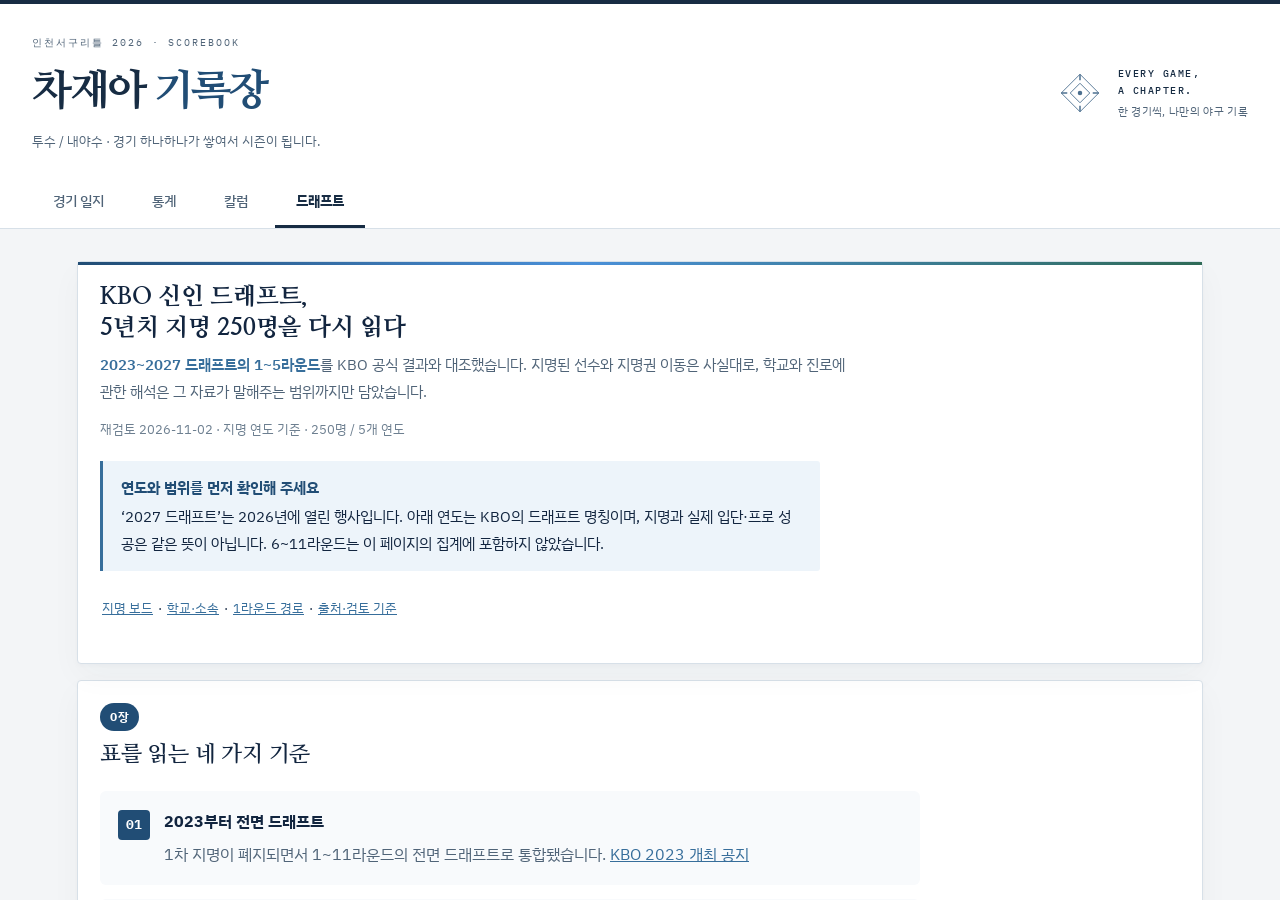
<file: draft-2023-2026.html>
<!doctype html>
<html lang="ko"><head><meta charset="utf-8"><meta name="viewport" content="width=device-width,initial-scale=1"><meta name="robots" content="noindex,nofollow"><meta http-equiv="refresh" content="0; url=./#draft"><title>KBO 드래프트 자료 안내</title><link rel="canonical" href="https://baseball.theworldisee85.com/#draft"><style>body{margin:0;padding:48px 24px;background:#f3f5f7;color:#172c43;font:16px/1.8 system-ui,sans-serif}main{max-width:620px;margin:auto;padding:30px;background:white;border:1px solid #d7e0e8;border-radius:12px}a{color:#214d75}h1{font-size:24px}</style></head><body><main><h1>드래프트 자료를 하나로 모았습니다</h1><p>2023~2027년 1~5라운드 250명을 공식 결과와 대조한 최신 자료로 이동합니다.</p><p>자동으로 이동하지 않으면 <a href="./#draft">검토된 드래프트 페이지 열기</a>를 눌러 주세요.</p><p>기존 2023~2026년 상위 3라운드 자료도 새 페이지의 ‘1~3R’ 보기에서 확인할 수 있습니다.</p></main></body></html>
</file>
<file: design-refresh.css>
/* Scorebook — a quiet, readable home for every game. */
:root{
  --paper:#f3f5f7;--card:#fff;--card-tint:#f8fafc;
  --ink:#172c43;--ink-soft:#506478;--ink-faint:#6d7f90;
  --rule:#d7e0e8;--rule-soft:#e7edf2;
  --blue:#214d75;--blue-mid:#376e9b;--blue-soft:#edf4fa;
  --field:#376e5c;--field-soft:#edf6f1;
  --shadow:0 2px 4px rgba(23,44,67,.025),0 12px 32px rgba(23,44,67,.035);
}
body{background-image:none;font-size:15px;line-height:1.7}
button,input,select,textarea{-webkit-tap-highlight-color:transparent}
button,a,input,select,textarea,summary{touch-action:manipulation}
:focus-visible{outline:3px solid #4e83ad;outline-offset:3px}
.site-header{padding:34px 32px 0;background:#fff;border-bottom:1px solid var(--rule);box-shadow:none}
.site-header::before{height:4px;background:var(--ink)}
.hwrap,main{max-width:1240px}
.masthead-row{display:flex;align-items:center;justify-content:space-between;gap:24px;padding-bottom:26px}
.eyebrow{font-size:10px;letter-spacing:.2em;color:var(--ink-soft);margin-bottom:12px}
.site-header h1{font-size:clamp(30px,3.3vw,42px);letter-spacing:-.055em;line-height:1.35;margin:0}
.site-header h1 em{color:var(--blue)}
.site-header .sub{margin:10px 0 0;font-size:13px;color:var(--ink-soft)}
.archive-mark{display:flex;align-items:center;gap:14px;color:var(--ink-soft);flex:none}
.archive-mark svg{width:48px;height:48px;color:var(--blue);opacity:.8}
.archive-mark b{display:block;font:500 10px/1.7 var(--mono);letter-spacing:.15em;color:var(--ink)}
.archive-mark span{display:block;font-size:11px;margin-top:3px;letter-spacing:.03em}
#syncbar:empty{display:none}
#syncbar{margin:9px 0 0}
#nav{gap:6px;scroll-snap-type:x proximity}
#nav button{font-size:14px;min-height:50px;padding:13px 21px;border-bottom-width:3px;scroll-snap-align:start}
#nav button.on{color:var(--ink);border-bottom-color:var(--ink)}
#nav button:hover{background:var(--card-tint)}
main{padding:32px 32px 88px}
.panel{min-width:0}
.panel-heading{display:flex;justify-content:space-between;align-items:flex-end;gap:16px;margin:0 0 21px}
.panel-heading h2{font-size:24px;font-weight:700;letter-spacing:-.045em;line-height:1.4;margin:0;color:var(--ink)}
.panel-heading p{font-size:13px;color:var(--ink-soft);margin:5px 0 0}
.panel-heading .chapter{display:block;font:500 10px/1.6 var(--mono);letter-spacing:.18em;color:var(--blue-mid);margin-bottom:7px}
.panel-heading .period{font:400 11px/1.7 var(--mono);color:var(--ink-soft);text-align:right}
.overview-strip{display:grid;grid-template-columns:repeat(4,minmax(0,1fr));background:var(--ink);color:#fff;border-radius:12px;padding:22px 8px;margin-bottom:24px;position:relative;overflow:hidden}
.overview-item{padding:0 24px;border-right:1px solid rgba(255,255,255,.16)}
.overview-item:last-child{border-right:0}
.overview-item .k{display:block;font-size:11px;letter-spacing:.04em;color:#c2d4e2}
.overview-item .v{display:block;font:500 30px/1.45 var(--mono);letter-spacing:-.05em}
.overview-item .d{display:block;font-size:11px;color:#b4c9da}
.overview-item .v small{font:400 12px var(--sans);letter-spacing:0;margin-left:4px;color:#d4e0ea}
.filterbar{gap:10px;margin-bottom:22px;padding:14px;background:#eaf0f5;border:1px solid #dfe7ee;border-radius:10px}
.filterbar select,.filterbar input{min-height:44px;padding:10px 12px;border-radius:6px;font-size:13px;border-color:#d4dfe8;box-shadow:0 1px 2px rgba(23,44,67,.02)}
.filterbar input[type=search]{flex:1;min-width:180px}
#f-count{font:500 11px var(--mono);white-space:nowrap;padding:0 3px}
.withside{grid-template-columns:minmax(0,1fr) 284px;gap:24px}
#loglist{min-width:0}
.logcard{border:1px solid var(--rule);border-left:3px solid #bdcdd9;border-radius:11px;padding:23px 25px;margin-bottom:17px;box-shadow:var(--shadow)}
.logcard.latest{border-left:3px solid var(--blue)}
.logcard .top{align-items:flex-start}
.logcard .dt{font:400 11px/1.7 var(--mono);letter-spacing:0;color:var(--ink-soft)}
.logcard .vs{font-family:var(--sans);font-size:23px;letter-spacing:-.045em;line-height:1.5;margin:8px 0 12px}
.logcard .vs .vs-prefix{font:400 12px var(--mono);letter-spacing:0;color:var(--ink-faint);margin-right:8px}
.latest-label{display:inline-block;margin-left:9px;padding:2px 7px;font:500 9px/1.4 var(--sans);color:var(--blue);background:var(--blue-soft);border-radius:4px;vertical-align:middle;white-space:nowrap}
.logcard .dline{gap:9px;margin:7px 0 14px!important}
.dcell{width:43px}
.dcell .lbl{font-family:var(--sans);font-size:11px;margin-top:5px}
.linebox{margin-top:14px}
.gline{gap:10px;padding:9px 0;align-items:flex-start}
.gline .gl{font-size:11px;min-width:40px;text-align:center;border:0;margin-top:1px}
.gline .gv{font-family:var(--sans);font-size:13px;line-height:1.9;word-break:keep-all}
.memo{font-size:13px;line-height:1.9;padding:10px 14px;background:var(--card-tint);border-left:2px solid #c9d8e4;border-radius:0 6px 6px 0;margin-top:16px}
details.seqdet{margin-top:10px}
details.seqdet summary{padding:9px 0;font-size:12px;color:var(--blue)}
.links:empty{display:none}
.links a,.postcard .acts a,.postnav a{min-height:36px;display:inline-flex;align-items:center;padding:6px 12px;border-radius:5px}
.sidebox{border-radius:10px;margin-bottom:18px;box-shadow:var(--shadow)}
.sidebox>.sh{padding:15px 17px;background:#fff;border-bottom-color:var(--rule-soft);gap:7px}
.sidebox>.sh .t{font:700 15px var(--sans);letter-spacing:-.03em;color:var(--ink)}
.sidebox>.sh .e{font-size:8px;letter-spacing:.14em}
.sidebox>.sh .more{color:var(--blue);font-size:11px}
.sideline .lb{padding:13px 17px 8px;font-size:11px;color:var(--ink-soft)}
.sidestat3{background:#fff;border-top:0;gap:0;padding:0 8px 12px}
.sidestat3>div{padding:2px 9px;border-right:1px solid var(--rule-soft)}
.sidestat3>div:last-child{border:0}
.sidestat3 .k{font-family:var(--sans);font-size:10px;letter-spacing:0}
.sidestat3 .v{font-size:22px;margin-top:6px}
.restbox{padding:17px;line-height:1.8}
.restbox .big{font-family:var(--sans);font-size:18px;letter-spacing:-.04em;color:var(--ink)}
.restbox .big.wait{color:var(--amber)}
.restbox .sm{font-size:11px;margin-top:7px}
.restbox .reference-note{font-size:11px;line-height:1.8;color:var(--ink-soft);border-top:1px solid var(--rule-soft);padding-top:10px;margin-top:12px}
.sideitem{padding:16px 17px;border-bottom-color:var(--rule-soft)}
.sideitem .tt{font-size:13px;line-height:1.7;word-break:keep-all}
.sideitem .ex{display:-webkit-box;-webkit-line-clamp:2;-webkit-box-orient:vertical;overflow:hidden;font-size:11px;line-height:1.8}
.card{border-radius:11px;padding:24px;margin-bottom:22px;box-shadow:var(--shadow)}
.card>h2{font-size:14px;letter-spacing:-.02em;color:var(--ink);padding-bottom:15px;margin-bottom:20px}
.card>h2 .hint{font-size:12px;color:var(--ink-soft)}
.sec-card{border-left-width:3px;padding-top:0}
.sechead{margin:0 -24px 22px;padding:19px 24px 17px;background:#fff;border-radius:10px 10px 0 0;gap:10px}
.sechead .ttl{font-family:var(--sans);font-size:21px;letter-spacing:-.04em}
.sechead .en{font-size:9px;letter-spacing:.15em}
.sechead .meta{font-size:11px}
.statgrid{grid-template-columns:repeat(auto-fit,minmax(135px,1fr));gap:12px;background:none;border:0;overflow:visible}
.stat{padding:17px;background:var(--card-tint);border:1px solid var(--rule-soft);border-radius:8px}
.stat:hover{background:var(--card-tint)}
.stat .k{font-family:var(--sans);font-size:12px;letter-spacing:-.02em;line-height:1.5;color:var(--ink-soft);text-transform:none}
.stat .v{font-size:26px;margin:7px 0 5px;letter-spacing:-.045em}
.stat .d{font-size:11px;line-height:1.7}
.statgrid.key-stats{grid-template-columns:repeat(4,minmax(0,1fr));gap:14px}
.key-stats .stat{padding:21px 19px;background:#f6f9fc;border-color:#e3ebf2}
.key-stats .v{font-size:34px;color:var(--blue);margin:10px 0 7px}
.pit .key-stats .v{color:var(--field)}
.detail-panel{border-top:1px solid var(--rule-soft);margin-top:22px}
.detail-panel>summary{list-style:none;cursor:pointer;display:flex;align-items:center;gap:14px;min-height:56px;padding:17px 0 0;font-size:13px;font-weight:600;color:var(--blue)}
.detail-panel>summary::-webkit-details-marker,.breakdown>summary::-webkit-details-marker{display:none}
.detail-panel>summary::after,.breakdown>summary::after{content:'＋';margin-left:auto;font:400 19px var(--mono);color:var(--ink-soft);flex:none}
.detail-panel[open]>summary::after,.breakdown[open]>summary::after{content:'−'}
.detail-panel>summary small{font-size:11px;font-weight:400;color:var(--ink-soft)}
.detail-content{padding-top:21px}
.breakdown{background:#fff;border:1px solid var(--rule);border-radius:11px;margin-bottom:22px;box-shadow:var(--shadow);min-width:0}
.breakdown>summary{display:flex;align-items:center;gap:12px;list-style:none;cursor:pointer;padding:23px 24px;font-size:17px;font-weight:700;letter-spacing:-.03em;min-height:70px}
.breakdown>summary small{font-size:12px;letter-spacing:0;font-weight:400;color:var(--ink-soft)}
.breakdown>.breakdown-body{padding:0 24px 24px}
.breakdown .card{box-shadow:none}
.breakdown.advanced .card{border:0;margin:0;padding:0;box-shadow:none}
.breakdown.advanced .sechead{display:none}
#splitbody .card{padding:20px;border-color:var(--rule-soft);box-shadow:none}
table{font-size:13px}
th,td{padding:12px 13px}
th{font-size:11px;letter-spacing:0}
tbody tr:hover{background:var(--card-tint)}
h3.sec{font-size:15px;letter-spacing:-.025em;margin:28px 0 13px}
.chartbox{border-radius:8px;padding:17px 8px 9px;background:var(--card-tint)}
.empty{border-radius:11px;padding:48px 24px;line-height:1.9}
.empty b{font-family:var(--sans);font-size:19px;letter-spacing:-.04em;margin-bottom:8px}
.postcard{border-radius:11px;padding:26px;border-left-width:3px;margin-bottom:18px}
.posttitle{font-size:24px;letter-spacing:-.045em;line-height:1.55;margin:12px 0 9px;word-break:keep-all}
.postlead{font-size:14px;line-height:1.9;word-break:keep-all}
.postcard.reading{padding:32px;max-width:940px;margin-inline:auto}
.posttitle.big{font-size:30px;letter-spacing:-.045em;line-height:1.5}
.postbody:not(.raw){max-width:760px;margin:24px auto 0;font-size:16px;line-height:1.95}
.postbody{overflow-wrap:anywhere}
.blk{padding:18px;border-radius:8px;border-left-width:3px}
.blk .bhead{margin-bottom:14px}
.pad{gap:7px}
.pad button{min-height:44px;border-radius:5px;font-size:13px}
input,select,textarea{border-radius:6px;min-height:44px;padding:10px 12px}
label{font-size:12px;letter-spacing:0;margin-bottom:7px}
button.btn{min-height:44px;border-radius:6px;padding:10px 18px}
button.btn.sm{min-height:40px}
.xbtn{width:36px;height:36px;border-radius:5px}
.g2,.g3,.g4{gap:16px}
.livesum,.diffbox,.warn,.pcwarn{border-radius:7px}
.toast{border-radius:9px;font-size:14px}
#foot{max-width:1240px;padding:0 32px 32px;font-size:10px;color:var(--ink-soft)}
.kd{border-radius:12px;overflow:hidden}
.kd .wrap{padding:0 25px}
.kd .intro{box-shadow:none}
/* Keep the full desktop sidebar reachable on short screens. */
@media(min-width:901px){aside#sidebar{max-height:calc(100dvh - 48px);overflow-y:auto;scrollbar-gutter:stable;padding-right:4px}}
.stat-explain{margin-top:8px;padding-top:8px;border-top:1px solid var(--rule-soft);font-size:11px;line-height:1.6;color:var(--ink-soft);word-break:keep-all;overflow-wrap:anywhere}
@media(min-width:901px){aside#sidebar{top:24px}}
@media(max-width:1000px){
  .withside{grid-template-columns:minmax(0,1fr) 250px;gap:18px}
  .overview-item{padding:0 18px}
  .statgrid.key-stats{gap:10px}
  .key-stats .stat{padding:17px 14px}
  .key-stats .v{font-size:29px}
}
@media(max-width:900px){
  .withside{grid-template-columns:minmax(0,1fr)}
  aside#sidebar{display:grid;grid-template-columns:repeat(2,minmax(0,1fr));gap:16px;position:static}
  .sidebox{margin-bottom:0}
  .sidebox:last-child{grid-column:1/-1}
  .archive-mark span{display:none}
}
@media(max-width:600px){
  .site-header{padding:25px 20px 0}
  .masthead-row{padding-bottom:19px;gap:8px}
  .eyebrow{font-size:9px;letter-spacing:.12em;margin-bottom:9px}
  .site-header h1{font-size:29px}
  .site-header .sub{font-size:11px;line-height:1.8;margin-top:7px;max-width:290px;word-break:keep-all}
  .archive-mark{display:none}
  #nav{gap:0;margin:0 -4px}
  #nav button{font-size:13px;min-height:48px;padding:12px 13px;flex-shrink:0}
  main{padding:24px 16px 64px}
  .panel-heading{margin-bottom:17px;gap:10px}
  .panel-heading h2{font-size:22px}
  .panel-heading p{font-size:12px}
  .panel-heading .chapter{font-size:9px;margin-bottom:5px}
  .panel-heading .period{display:none}
  .overview-strip{padding:17px 4px;margin-bottom:20px;border-radius:10px;grid-template-columns:repeat(2,minmax(0,1fr));row-gap:17px}
  .overview-item{padding:0 19px}
  .overview-item:nth-child(2){border-right:0}
  .overview-item:nth-child(n+3){border-top:1px solid rgba(255,255,255,.14);padding-top:14px}
  .overview-item .v{font-size:27px;line-height:1.45}
  .overview-item .k,.overview-item .d{font-size:10px}
  .filterbar{padding:10px;gap:8px;margin-bottom:18px;border-radius:8px}
  .filterbar select{flex:1;min-width:0;width:0;font-size:12px;padding:8px 6px}
  .filterbar input[type=search]{flex-basis:calc(100% - 66px);font-size:14px;min-width:0}
  #p-log>.filterbar{display:grid;grid-template-columns:repeat(3,minmax(0,1fr))}
  #p-log>.filterbar select{width:100%;font-size:11px}
  #p-log>.filterbar input[type=search]{width:100%;grid-column:1/3}
  #p-log>.filterbar #f-count{justify-self:end}
  #p-stats>.filterbar{display:grid;grid-template-columns:repeat(2,minmax(0,1fr))}
  #p-stats>.filterbar select{width:100%}
  #p-stats>.filterbar #s-type{grid-column:1/-1}
  #f-count{font-size:10px}
  .logcard{padding:19px 18px;margin-bottom:14px;border-radius:9px}
  .logcard .dt{font-size:10px;line-height:1.9;max-width:265px}
  .logcard .vs{font-size:21px;margin-top:6px;margin-bottom:9px}
  .logcard .top>.top-meta{display:none}
  .logcard .top{gap:3px}
  .latest-label{font-size:8px;margin-left:6px}
  .gline .gv{font-size:12px;line-height:1.9}
  .gline .gl{font-size:10px;padding:2px 7px;min-width:35px}
  .dcell .lbl{font-size:10px}
  .card{padding:19px 17px;margin-bottom:17px;border-radius:9px}
  .sec-card{padding-top:0}
  .sechead{margin:0 -17px 17px;padding:18px 17px 15px;gap:8px;align-items:baseline}
  .sechead .ttl{font-size:19px}
  .sechead .en{font-size:8px}
  .sechead .meta{font-size:10px;width:100%;margin:1px 0 0}
  .statgrid,.statgrid.key-stats{grid-template-columns:repeat(2,minmax(0,1fr));gap:10px}
  .stat,.key-stats .stat{padding:15px 13px}
  .stat .k{font-size:11px}
  .stat .v{font-size:24px}
  .key-stats .v{font-size:29px;margin:8px 0 5px}
  .stat .d{font-size:10px}
  .detail-panel{margin-top:18px}
  .detail-panel>summary{font-size:12px;flex-wrap:wrap;gap:3px;position:relative;padding-right:25px}
  .detail-panel>summary small{width:100%;font-size:10px}
  .detail-panel>summary::after{position:absolute;right:0;top:20px}
  .detail-content{padding-top:18px}
  .breakdown{border-radius:9px;margin-bottom:17px}
  .breakdown>summary{padding:19px 17px;font-size:15px;flex-wrap:wrap;gap:3px;position:relative;padding-right:45px}
  .breakdown>summary small{width:100%;font-size:11px}
  .breakdown>summary::after{position:absolute;right:17px;top:23px}
  .breakdown>.breakdown-body{padding:0 17px 18px}
  #splitbody .card{padding:15px 11px}
  aside#sidebar{grid-template-columns:minmax(0,1fr);gap:14px}
  .sidebox:last-child{grid-column:auto}
  .postcard{padding:22px 19px;border-radius:9px}
  .posttitle{font-size:21px}
  .postlead{font-size:13px}
  .postcard.reading{padding:23px 17px}
  .posttitle.big{font-size:24px}
  .postbody:not(.raw){font-size:15px}
  .blk{padding:15px 12px}
  .g3,.g4{grid-template-columns:repeat(2,minmax(0,1fr));gap:13px}
  .g2{grid-template-columns:minmax(0,1fr)}
  input,textarea{font-size:16px}
  select{font-size:14px}
  .pad button{font-size:12px;min-width:0;padding:9px 5px}
  .card>h2{font-size:14px;gap:4px}
  .card>h2 .hint{font-size:11px;width:100%;line-height:1.7}
  .kd .wrap{padding:0 17px}
  #foot{padding:0 20px 28px;font-size:9px;line-height:1.8}
}
@media print{
  .site-header,#nav,.filterbar,button,.links{display:none!important}
  main{padding:0;max-width:none}.card,.logcard{box-shadow:none;break-inside:avoid}
}

/* Verified draft reference: keep the journal's established visual language. */
.kd .draft-jump{font-size:13px;line-height:2}
.kd .draft-jump a{display:inline-block;min-height:36px;padding:4px 2px}
.kd .draft-facts{display:grid;grid-template-columns:repeat(3,minmax(0,1fr));gap:12px;margin:22px 0}
.kd .draft-facts>div{background:var(--blue-soft);border:1px solid var(--rule);border-radius:9px;padding:22px 18px}
.kd .draft-facts strong{display:block;font:600 30px/1.4 var(--mono);color:var(--blue)}
.kd .draft-facts strong small{display:inline;font:400 13px var(--sans);margin-left:5px}
.kd .draft-facts span{font-size:12px;color:var(--ink-soft)}
.kd .audited-board{table-layout:fixed;min-width:940px!important}
.kd .audited-board th:first-child{width:80px}
.kd .audited-board th.team{vertical-align:middle;position:static}
.kd .audited-board .pick,.kd .audited-board.slotview .pick{grid-template-columns:45px minmax(0,1fr);gap:7px;padding:6px 2px}
.kd .audited-board .rd{height:auto;line-height:1.6;padding:3px 0}
.kd .audited-board .rd small{display:block;font-size:8px;font-weight:400;color:inherit;white-space:nowrap}
.kd .audited-board .sc{display:block;margin-top:4px}
.kd .audited-board .sc a{padding:3px 5px;font-size:13px}
.kd .audited-board .pick.x{font-size:11px;color:var(--ink-soft)}
.kd table small{display:block;font-size:11px;font-weight:400;color:var(--ink-soft);line-height:1.7;margin-top:3px}
.kd table.route{min-width:1100px}
.kd .route td:last-child{text-align:left;min-width:210px}
.kd .controls button{min-height:42px}
.kd .controls label{display:flex;align-items:center;gap:8px;margin:0;font-size:12px;flex-wrap:wrap}
.kd .controls select{max-width:270px;min-height:42px}
.kd .srow{grid-template-columns:90px minmax(0,1fr) 48px}
.kd .draft-sources{padding-left:23px;font-size:13px;line-height:1.9}
.kd .draft-sources li{margin-bottom:10px;overflow-wrap:anywhere}
.kd .draft-sources li span{display:block;color:var(--ink-soft);font-size:12px}
.kd .draft-method{border:1px solid var(--rule);border-radius:8px;padding:16px;margin-top:22px;color:var(--ink-soft)}
.kd .draft-method summary{cursor:pointer;font-weight:700;min-height:30px}
.kd .draft-method ul{padding-left:20px;font-size:13px}
.kd [id^="draft-"]{scroll-margin-top:20px}
@media(max-width:600px){
  .kd .draft-facts{gap:7px}
  .kd .draft-facts>div{padding:15px 10px}
  .kd .draft-facts strong{font-size:24px}
  .kd .draft-facts span{font-size:10px}
  .kd .draft-facts strong small{font-size:10px;margin-left:2px}
  .kd .controls{gap:9px}
  .kd .controls .seg{display:flex;flex-wrap:nowrap}
  .kd .controls button{padding:7px 11px;font-size:12px}
  .kd .controls label{width:100%}
  .kd .controls select{max-width:100%;width:100%}
  .kd .srow{grid-template-columns:78px minmax(0,1fr) 42px;gap:7px}
  .kd .sname{font-size:12px}
}

/* Personal plate-appearance scorebook. Base markers describe the start only. */
.overview-strip{grid-template-columns:repeat(5,minmax(0,1fr))}
@media(max-width:900px){
  .overview-strip{grid-template-columns:repeat(2,minmax(0,1fr));row-gap:17px}
  .overview-item:nth-child(even){border-right:0}
  .overview-item:nth-child(n+3){border-top:1px solid rgba(255,255,255,.14);padding-top:14px}
  .overview-item:last-child{grid-column:1/-1}
}
.scorebook{margin:8px 0 17px;min-width:0}
.scorebook-title{font-size:13px;font-weight:700;color:var(--ink)}
.scorebook-key{font-size:11px;color:var(--ink-soft);line-height:1.6;margin:4px 0 12px}
.scorebook-grid{display:grid;grid-template-columns:repeat(3,minmax(0,1fr));gap:10px;list-style:none;margin:0;padding:0}
.score-pa{min-width:0;border:1px solid var(--rule);border-radius:8px;background:var(--card-tint);padding:12px;text-align:center;overflow-wrap:anywhere}
.score-pa-top{display:flex;gap:5px;align-items:center;justify-content:space-between;text-align:left;min-height:25px;font-size:12px}
.score-diamond{display:block;width:116px;max-width:100%;height:116px;margin:0 auto;color:var(--ink)}
.score-outline{fill:#fff;stroke:var(--rule);stroke-width:1.5}
.score-base,.score-home{fill:#fff;stroke:var(--ink-faint);stroke-width:1.4}
.score-base.occupied{fill:var(--field);stroke:var(--field)}
.base-number{text-anchor:middle;font:9px var(--sans);fill:var(--ink-soft)}
.score-symbol{text-anchor:middle;font:700 19px var(--mono);fill:var(--blue)}
.score-result{font-size:14px;font-weight:700;color:var(--ink)}
.score-runner{font-size:11px;line-height:1.6;color:var(--ink-soft);margin:4px 0 5px;word-break:keep-all}
.score-badge{display:inline-block;border-radius:4px;background:var(--blue-soft);color:var(--blue);font-size:11px;font-weight:600;padding:2px 6px}
.score-badge.scored{background:var(--field-soft);color:var(--field)}
.score-contact{font-size:11px;color:var(--ink-soft);margin-top:7px}
.score-pitches{margin-top:9px;border-top:1px solid var(--rule-soft);text-align:left}
.score-pitches summary{cursor:pointer;min-height:38px;display:list-item;align-content:center;font-size:11px;color:var(--blue);padding:6px 0}
.score-pitches .seqline{display:flex;flex-wrap:wrap;gap:4px;padding:4px 0;background:transparent;min-height:0}
.score-pitches .pchip{font-size:10px;padding:3px 5px}
.score-pitches p{font-size:11px;margin:6px 0 0;color:var(--ink-soft)}
.score-no-pitches{display:block;font-size:10px;color:var(--ink-faint);margin-top:12px}
.runner-input{min-width:0;grid-column:span 2;margin:0;padding:0;border:0}
.runner-input legend{padding:0;margin:0 0 6px;font-size:12px;color:var(--ink-soft)}
.runner-input legend .muted{margin-left:5px;font-size:11px}
.base-options{display:flex;flex-wrap:wrap;gap:7px}
.base-choice{position:relative;display:inline-flex;align-items:center;min-height:44px;margin:0;cursor:pointer}
.base-choice input{position:absolute;opacity:0;width:1px;height:1px}
.base-choice span{display:inline-flex;align-items:center;justify-content:center;min-height:44px;min-width:56px;padding:8px 12px;border:1px solid var(--rule);border-radius:6px;background:#fff;font-size:13px;color:var(--ink)}
.base-choice input:checked+span{background:var(--field);border-color:var(--field);color:#fff;font-weight:700}
.base-choice input:focus-visible+span{outline:3px solid #4e83ad;outline-offset:3px}
.base-none{border:1px solid var(--rule);border-radius:6px;background:#fff;color:var(--ink-soft);padding:8px 11px;min-height:44px;font-size:12px;cursor:pointer}
.runner-help,.field-help{font-size:11px;line-height:1.65;color:var(--ink-soft);margin:7px 0 0;font-weight:400}
.field-example{font-size:12px;line-height:1.8;background:var(--blue-soft);border-radius:6px;padding:12px 14px;margin-top:15px;color:var(--ink-soft)}
@media(max-width:720px){
  .scorebook-grid{grid-template-columns:repeat(2,minmax(0,1fr));gap:8px}
  .score-pa{padding:10px 8px}
  .runner-input{grid-column:1/-1}
}
@media(max-width:359px){
  .scorebook-grid{grid-template-columns:1fr}
}

/* Live scoring controls */
#p-entry .xbtn{width:44px;height:44px}
#p-entry .blk{scroll-margin-top:12px}
.quick-results{display:flex;gap:6px;flex-wrap:wrap;margin:0 0 10px}
.quick-results[hidden],.base-restore[hidden]{display:none}
.quick-results button{min-height:44px;padding:6px 14px;border:1px solid var(--blue);border-radius:5px;background:var(--blue-soft);color:var(--ink);font:inherit}
.pad button:disabled{opacity:.45}
.entry-details{margin-top:10px}
.entry-details summary{cursor:pointer;min-height:44px;align-content:center;font-size:13px;color:var(--ink-soft)}
.deleted-row{display:flex;align-items:center;gap:12px;padding:8px;color:var(--ink-soft)}
.score-runner,.score-pitches summary,.score-pitches p{font-size:13px}
.score-pitches .pchip{font-size:12px}

/* Column reading: presentation only. Stored article HTML and diagrams stay intact. */
#p-posts .postcard.reading{max-width:940px;border-left-width:1px;padding:36px 40px}
#p-posts .postcard.reading>.postmeta{padding-bottom:6px}
#p-posts .posttitle.big{font-family:var(--sans);font-size:30px;font-weight:800;line-height:1.5;color:#142c43}
#p-posts .postbody{max-width:800px;margin:28px auto 0;padding-top:28px;color:#24384b;font-family:var(--sans);font-size:16px;line-height:1.9}
#p-posts .postbody :is(#jaea-plyo-20261024,.ks,.baseball-bowl){
  --ink:#24384b;--navy:#142c43;--blue:#245b82;--muted:#516476;--gray:#516476;--sub:#516476;--faint:#627487;
  --line:#dce5ed;--ice:#f0f5f9;--tint:#f5f8fa;--soft:#f5f8fa;
  max-width:100%;margin:0;background:#fff;color:#24384b;font-family:var(--sans);font-size:16px;line-height:1.9;
  word-break:keep-all;overflow-wrap:anywhere;text-align:left;
}
#p-posts .postbody :is(h1,h2,h3,h4){font-family:var(--sans)!important;color:#142c43!important;letter-spacing:-.035em!important;line-height:1.5!important}
#p-posts .postbody h1{font-size:28px!important;font-weight:800!important}
#p-posts .postbody h2{font-size:24px!important;font-weight:800!important;margin:34px 0 16px!important}
#p-posts .postbody h3{font-size:20px!important;font-weight:750!important;margin:28px 0 13px!important}
#p-posts .postbody h4{font-size:17px!important;margin:24px 0 12px!important}
#p-posts .postbody p{line-height:1.9;margin:0 0 16px}
#p-posts .postbody :is(strong,b){font-weight:700}
#p-posts .postbody :is(.jp-hero,.jp-quote,.philosophy){background:#f0f5f9!important;color:#142c43!important;border:1px solid #dce5ed;border-radius:10px;box-shadow:none}
#p-posts .postbody :is(.jp-hero,.jp-quote,.philosophy) :is(p,span,strong,b){color:#24384b!important}
#p-posts .postbody .jp-hero{padding:28px 30px!important}
#p-posts .postbody .jp-hero:after{display:none}
#p-posts .postbody .jp-kicker{color:#516476!important;letter-spacing:.07em;margin-bottom:16px}
#p-posts .postbody .jp-subtitle{font-size:17px;line-height:1.9}
#p-posts .postbody .jp-wrap{padding:0!important}
#p-posts .postbody .jp-lead{font-size:18px;padding:26px 0 14px}
#p-posts .postbody .jp-section{padding-top:16px}
#p-posts .postbody :is(.jp-card,.jp-source,.jp-torque,.jp-audit,.pillar,.exercise,figure){border-color:#dce5ed;border-radius:10px;box-shadow:none}
#p-posts .postbody :is(.jp-card,.pillar) h3{margin-top:0!important;font-size:18px!important}
#p-posts .postbody :is(.jp-note,.lead,.unpack,.note,.caution,.point,.closing){border-radius:8px;line-height:1.85}
#p-posts .postbody :is(.jp-small,.jp-detail,.jp-card p,.pillar p,.seq .d,.cue){font-size:14px;line-height:1.85}
#p-posts .postbody :is(.src,.source,.jp-foot,figcaption){color:#516476;font-size:13px;line-height:1.8}
#p-posts .postbody :is(.term,.jp-url){white-space:normal;overflow-wrap:anywhere}
#p-posts .postbody :is(.jp-tablewrap,.tw){max-width:100%;overflow-x:auto;overscroll-behavior-x:contain;-webkit-overflow-scrolling:touch}
#p-posts .postbody table{display:block;width:100%;max-width:100%;overflow-x:auto;overscroll-behavior-x:contain;border-collapse:collapse;font-size:14px;line-height:1.8;margin:20px 0}
#p-posts .postbody :is(th,td){padding:13px 14px!important;vertical-align:top;text-align:left;border-color:#dce5ed;white-space:normal;min-width:78px}
#p-posts .postbody th{background:#f0f5f9!important;color:#24384b!important;font-size:13px!important;letter-spacing:0!important}
#p-posts .postbody :is(img,svg){max-width:100%;height:auto}
#p-posts .postbody :is(summary,.jp-linkrow a){min-height:44px}
#p-posts .postbody :is(.exercise-title,.jp-meta){flex-wrap:wrap}
#p-posts .postbody .jp-stat{color:#142c43}
@media(max-width:640px){
  #p-posts .postcard.reading{padding:24px 18px}
  #p-posts .posttitle.big{font-size:24px;line-height:1.55}
  #p-posts .postbody{margin-top:22px;padding-top:22px;font-size:16px}
  #p-posts .postbody :is(#jaea-plyo-20261024,.ks,.baseball-bowl){font-size:16px;line-height:1.9}
  #p-posts .postbody h1{font-size:24px!important}
  #p-posts .postbody h2{font-size:21px!important;margin-top:30px!important}
  #p-posts .postbody h3{font-size:18px!important}
  #p-posts .postbody .jp-hero{padding:23px 19px!important}
  #p-posts .postbody :is(.jp-grid,.jp-grid.jp-metrics,.jp-duo,.baseball-bowl .grid){grid-template-columns:minmax(0,1fr)}
  #p-posts .postbody .jp-metrics .jp-card:last-child{grid-column:auto}
  #p-posts .postbody :is(.jp-card,.jp-note,.jp-source,.jp-torque,.jp-quote,.pillar,.exercise){padding:17px}
  #p-posts .postbody .jp-barline{grid-template-columns:65px minmax(0,1fr) 40px;gap:8px}
  #p-posts .postbody :is(th,td){padding:11px 10px!important;font-size:13px}
  #p-posts .postbody .jp-cite{white-space:normal}
}
</file>
